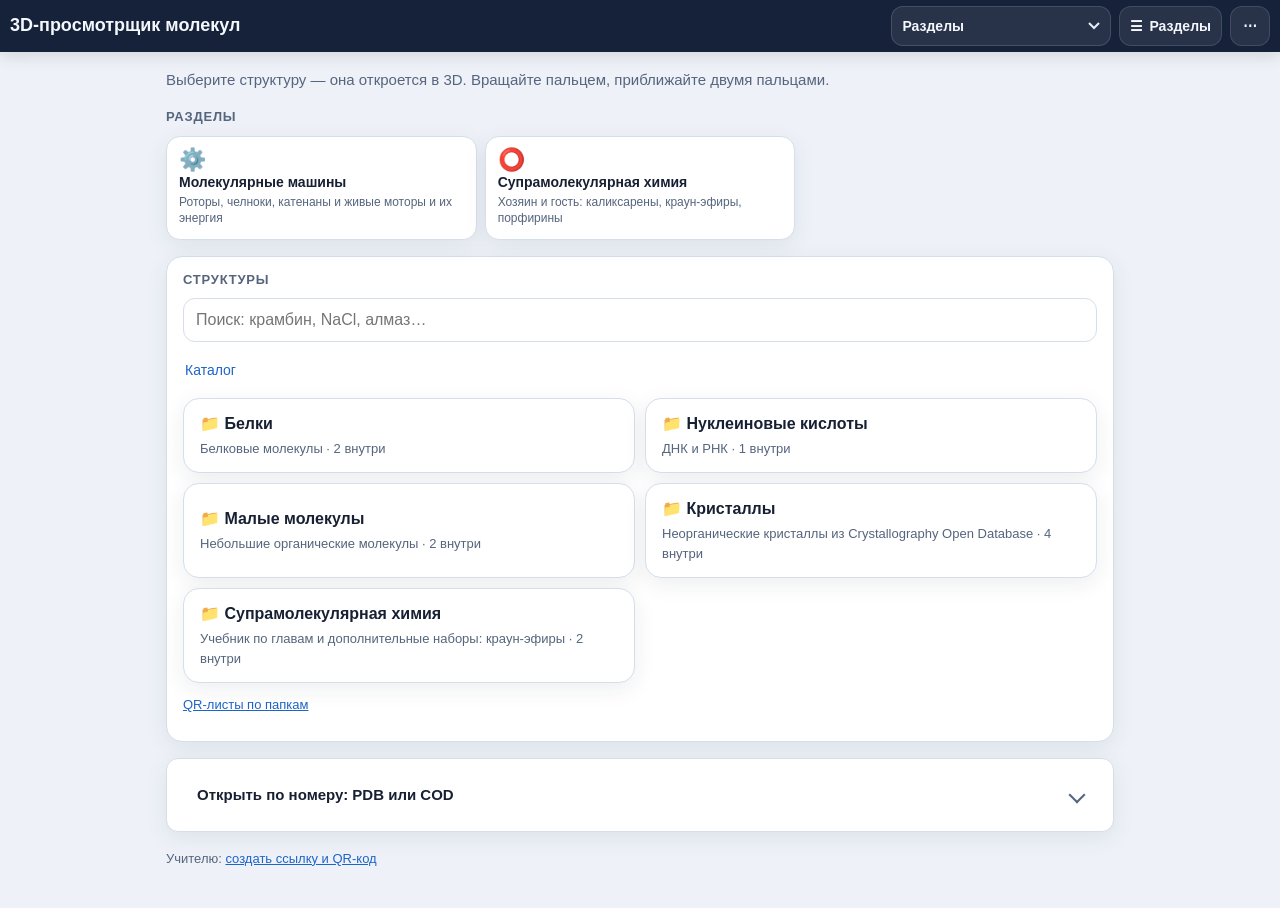
<file: index.html>
<!doctype html>
<html lang="ru">
<head>
<meta charset="utf-8">
<meta name="viewport" content="width=device-width, initial-scale=1, maximum-scale=1, user-scalable=no, viewport-fit=cover">
<meta name="theme-color" content="#1f2a44">
<meta name="apple-mobile-web-app-capable" content="yes">
<meta name="mobile-web-app-capable" content="yes">
<title>3D-просмотрщик структур</title>
<link rel="icon" href="data:image/svg+xml,%3Csvg xmlns='http://www.w3.org/2000/svg' viewBox='0 0 64 64'%3E%3Ccircle cx='20' cy='40' r='12' fill='%23e74c3c'/%3E%3Ccircle cx='44' cy='22' r='12' fill='%233498db'/%3E%3Cpath d='M20 40L44 22' stroke='%23555' stroke-width='6'/%3E%3C/svg%3E">
<style>
  :root { --vbar: rgba(22,30,50,.86); --vfg: #fff; --vacc: #4da3ff; --sb: env(safe-area-inset-bottom, 0px); --st: env(safe-area-inset-top, 0px); }
  * { box-sizing: border-box; -webkit-tap-highlight-color: transparent; }
  html, body { margin: 0; height: 100%; overflow: hidden; background: var(--ui-bg); font: 15px/1.35 var(--ui-font); color: var(--ui-fg); overscroll-behavior: none; }
  #viewer { position: fixed; inset: 0; width: 100vw; height: 100vh; height: 100dvh; touch-action: none; }
  #topbar { position: fixed; top: 0; left: 0; right: 0; padding: calc(8px + var(--st)) 12px 8px; display: flex; align-items: center; gap: 8px; background: linear-gradient(var(--vbar), rgba(22,30,50,.0)); color: var(--vfg); pointer-events: none; z-index: 5; }
  #title { flex: 1; font-weight: 600; font-size: 16px; white-space: nowrap; overflow: hidden; text-overflow: ellipsis; text-shadow: 0 1px 3px rgba(0,0,0,.6); }
  #topbar button { pointer-events: auto; }
  .round { width: 40px; height: 40px; border-radius: 50%; border: 0; background: var(--vbar); color: #fff; font-size: 18px; display: grid; place-items: center; cursor: pointer; }
  #toolbar { position: fixed; left: 0; right: 0; bottom: 0; z-index: 5; display: flex; justify-content: space-around; gap: 2px; padding: 6px 4px calc(6px + var(--sb)); background: var(--vbar); backdrop-filter: blur(8px); -webkit-backdrop-filter: blur(8px); overflow-x: auto; }
  #toolbar button, #toolbar a.tb { flex: 1 1 0; min-width: 0; background: none; border: 0; color: #fff; display: flex; flex-direction: column; align-items: center; gap: 2px; font-size: 10px; line-height: 1.1; text-align: center; padding: 4px 0; border-radius: 10px; cursor: pointer; text-decoration: none; }
  #toolbar button:active, #toolbar button.on { background: rgba(255,255,255,.14); }
  #toolbar svg { width: 24px; height: 24px; stroke: currentColor; fill: none; stroke-width: 2; stroke-linecap: round; stroke-linejoin: round; }
  #toolbar button.on { color: var(--vacc); }
  .sheet { position: fixed; left: 0; right: 0; bottom: 0; z-index: 20; background: var(--ui-surface); color: var(--ui-fg); border-radius: 18px 18px 0 0; box-shadow: 0 -6px 30px rgba(0,0,0,.25); max-height: 78vh; overflow: auto; padding: 8px 16px calc(18px + var(--sb)); transform: translateY(105%); transition: transform .22s ease, visibility 0s linear .22s; visibility: hidden; }
  .sheet.open { transform: none; visibility: visible; transition: transform .22s ease, visibility 0s; }
  .sheet .grab { width: 40px; height: 5px; border-radius: 3px; background: var(--ui-line); margin: 2px auto 10px; }
  .sheet h3 { margin: 6px 0 8px; font-size: 17px; }
  .sheet h4 { margin: 14px 0 6px; font-size: 13px; color: var(--ui-muted); text-transform: uppercase; letter-spacing: .04em; }
  .chips { display: flex; flex-wrap: wrap; gap: 8px; }
  .chip { border: 1px solid var(--ui-line); background: var(--ui-surface-2); border-radius: 20px; padding: 9px 14px; font-size: 14px; cursor: pointer; color: var(--ui-fg); }
  .chip.sel { background: var(--ui-acc); border-color: var(--ui-acc); color: var(--ui-acc-fg); }
  .row { display: flex; align-items: center; justify-content: space-between; padding: 10px 0; border-bottom: 1px solid var(--ui-line); font-size: 15px; }
  .row input[type=checkbox] { width: 22px; height: 22px; }
  #backdrop { position: fixed; inset: 0; background: rgba(0,0,0,.25); z-index: 15; display: none; }
  #backdrop.show { display: block; }
  dl { margin: 0; display: grid; grid-template-columns: auto 1fr; gap: 6px 12px; font-size: 14px; }
  dt { color: var(--ui-muted); } dd { margin: 0; word-break: break-word; }
  #toast { position: fixed; left: 50%; bottom: calc(84px + var(--sb)); transform: translateX(-50%); background: rgba(20,24,36,.92); color: #fff; padding: 9px 14px; border-radius: 12px; font-size: 14px; z-index: 30; opacity: 0; transition: opacity .2s; pointer-events: none; max-width: 92vw; text-align: center; }
  #toast.show { opacity: 1; }
  #legend { position: fixed; left: 10px; top: calc(52px + var(--st)); z-index: 6; display: flex; flex-direction: column; gap: 3px; pointer-events: none; max-width: 46vw; }
  #legend div { background: rgba(255,255,255,.88); color: #1d2433; border-radius: 8px; padding: 3px 7px; font-size: 11px; display: flex; gap: 6px; align-items: center; }
  #legend i { width: 12px; height: 12px; border-radius: 3px; display: inline-block; }
  .ixrow { width: 100%; text-align: left; border: 0; border-bottom: 1px solid var(--ui-line); background: transparent; color: var(--ui-fg); padding: 8px 2px; font: inherit; display: flex; gap: 8px; align-items: center; cursor: pointer; }
  .ixrow i { width: 10px; height: 10px; border-radius: 50%; flex: none; }
  #overlay { position: fixed; inset: 0; z-index: 40; display: grid; place-items: center; background: var(--ui-bg); color: var(--ui-fg); padding: 24px; text-align: center; }
  #overlay.hide { display: none; }
  .spinner { width: 46px; height: 46px; border: 4px solid var(--ui-line); border-top-color: var(--ui-acc); border-radius: 50%; animation: spin 0.9s linear infinite; margin: 0 auto 14px; }
  @keyframes spin { to { transform: rotate(360deg); } }
  .err { color: #b3261e; max-width: 420px; }
  a { color: var(--ui-acc); }
  html[data-theme="dark"] .err { color: #fca5a5; }
  .btn { display: inline-flex; align-items: center; justify-content: center; background: var(--ui-acc); color: var(--ui-acc-fg); border: 0; border-radius: 12px; padding: 0 18px; min-height: 44px; font-size: 15px; text-decoration: none; cursor: pointer; }
  .btn.sec { background: var(--ui-surface-2); color: var(--ui-fg); }
  /* Каталог: обычная страница с общей шапкой (assets/ui) */
  #catalog { display: none; }
  html.catmode, html.catmode body { height: auto; overflow-y: auto; overscroll-behavior: auto; }
  html.catmode #viewer, html.catmode #legend { display: none; }
  html.catmode #catalog { display: block; }
  #catalog .wrap { max-width: 980px; margin: 0 auto; padding: 18px 16px calc(28px + var(--sb)); }
  #catalog .hero h1 { font-size: 26px; line-height: 1.2; margin: 0 0 6px; }
  #catalog .hero .muted { font-size: 15px; }
  @media (min-width: 821px) { #catalog .hero h1 { display: none; } }
  .cards { display: grid; gap: 10px; margin: 12px 0; }
  @media (min-width: 760px) { .cards { grid-template-columns: 1fr 1fr; } }
  .card { display: block; width: 100%; text-align: left; font: inherit; cursor: pointer; background: var(--ui-surface); border: 1px solid var(--ui-line); border-radius: 14px; padding: 14px 16px; text-decoration: none; color: inherit; box-shadow: var(--ui-shadow); }
  .card:hover, .seccard:hover { border-color: var(--ui-acc); }
  .card b { display: block; font-size: 16px; margin-bottom: 3px; color: var(--ui-fg); }
  .card span { color: var(--ui-muted); font-size: 13px; }
  .card .tag { display: inline-block; margin-top: 6px; font-size: 12px; color: var(--ui-acc); background: var(--ui-acc-soft); border-radius: 8px; padding: 2px 8px; }
  .idform { display: flex; gap: 8px; margin-top: 8px; }
  .idform input, .search { font-size: 16px; padding: 0 12px; min-height: 44px; border-radius: 12px; border: 1px solid var(--ui-line); background: var(--ui-surface); color: var(--ui-fg); min-width: 0; }
  .idform input { flex: 1; }
  .idform input.upper { text-transform: uppercase; }
  .muted { color: var(--ui-muted); font-size: 13px; }
  .hidden { display: none !important; }
  .crumbs { display: flex; flex-wrap: wrap; gap: 4px; align-items: center; margin: 12px 0 4px; font-size: 14px; }
  .crumbs button { border: 0; background: none; color: var(--ui-acc); font: inherit; padding: 4px 2px; cursor: pointer; min-height: 32px; }
  .crumbs span { color: var(--ui-muted); }
  .search { width: 100%; }
  .block { background: var(--ui-surface); border: 1px solid var(--ui-line); border-radius: var(--ui-r-lg); box-shadow: var(--ui-shadow); padding: 14px 16px; margin: 16px 0; }
  .block > h2, .sections h2, #sheetSecs h3 { font-size: 13px; margin: 0 0 10px; color: var(--ui-muted); text-transform: uppercase; letter-spacing: .06em; }
  .sections { margin: 18px 0 4px; }
  .secgrid { display: grid; grid-template-columns: 1fr 1fr; gap: 8px; }
  @media (min-width: 760px) { #catalog .secgrid { grid-template-columns: 1fr 1fr 1fr; } }
  .seccard { display: flex; flex-direction: column; gap: 3px; background: var(--ui-surface); border: 1px solid var(--ui-line); border-radius: 14px; padding: 12px; text-decoration: none; color: inherit; box-shadow: var(--ui-shadow); min-height: 104px; }
  .seccard .ico { font-size: 22px; line-height: 1; }
  .seccard b { display: block; font-size: 14px; line-height: 1.25; color: var(--ui-fg); }
  .seccard .desc { color: var(--ui-muted); font-size: 12px; line-height: 1.35; }
  #catalog details.ui-fold { margin: 12px 0 0; }
  #catalog details.ui-fold > summary { font-size: 15px; }
  .idlabel { display: block; margin: 10px 0 0; font-size: 13px; color: var(--ui-muted); }
  #catalog .teach { margin-top: 18px; }
  /* набор структур: отдельное меню «Выбор структуры» (не модальное: молекулу видно и можно вращать) */
  #sheetSet { z-index: 12; max-height: 46vh; max-height: 46dvh; padding-bottom: calc(14px + var(--sb)); }
  #sheetSet .sethead { display: flex; align-items: flex-start; gap: 8px; }
  #sheetSet .sethead h3 { flex: 1; margin: 2px 0 2px; }
  #sheetSet .x { border: 0; background: var(--ui-surface-2); color: var(--ui-fg); border-radius: 50%; width: 34px; height: 34px; font-size: 16px; cursor: pointer; flex: none; }
  #setCur { font-weight: 600; font-size: 15px; margin: 2px 0; }
  #setDesc { margin: 0 0 4px; }
  #sheetSet h4 { margin: 10px 0 6px; }
  #sheetSet .chip { padding: 8px 12px; }
  .chip.na { border-style: dashed; opacity: .55; }
  .setrow { padding: 8px 0; }
  .setlist { flex-direction: column; align-items: stretch; }
  .setlist .chip { text-align: left; }
  #setTitleBtn { position: absolute; top: calc(54px + var(--st)); left: 60px; max-width: calc(100vw - 120px) !important; pointer-events: auto; border: 0; background: rgba(22,30,50,.55); color: #fff; font: 600 13px/1.2 var(--ui-font); padding: 6px 10px; border-radius: 14px; cursor: pointer; max-width: 100%; white-space: nowrap; overflow: hidden; text-overflow: ellipsis; }
  html.setopen #viewer { height: calc(100dvh - var(--seth, 0px)); }
  html.setopen #setTitleBtn { display: none; }
  #sheetSet .chip { padding: 7px 11px; font-size: 13.5px; }
  #setDesc { font-size: 12.5px; }
  @media (min-width: 821px) {
    #sheetSet { left: auto; right: 12px; bottom: calc(76px + var(--sb)); top: calc(64px + var(--st)); width: 340px; max-height: none; border-radius: 16px; box-shadow: 0 8px 30px rgba(0,0,0,.25); transform: translateX(110%); }
    #sheetSet.open { transform: none; }
    #sheetSet .grab { display: none; }
    html.setopen #viewer { height: 100vh; height: 100dvh; width: calc(100vw - 364px); }
  }
  /* задача учебника: «Условие» / «Ответ» */
  #taskBar { position: fixed; top: calc(54px + var(--st)); left: 50%; transform: translateX(-50%); z-index: 6; display: flex; gap: 4px; padding: 4px; border-radius: 14px; background: rgba(22,30,50,.72); backdrop-filter: blur(6px); -webkit-backdrop-filter: blur(6px); }
  #taskBar button { border: 0; border-radius: 10px; min-height: 38px; padding: 0 16px; font: 600 14px/1 var(--ui-font); background: transparent; color: #fff; cursor: pointer; }
  #taskBar button.on { background: #fff; color: #1d2433; }
  #taskBar button.ans:not(.on) { background: #f59e0b; color: #1d2433; }
  #taskText { margin: 2px 0 6px; padding: 10px 12px; border-radius: 12px; background: var(--ui-acc-soft); font-size: 14px; line-height: 1.4; white-space: pre-wrap; }
  #taskText b { display: block; font-size: 12px; text-transform: uppercase; letter-spacing: .04em; color: var(--ui-muted); margin-bottom: 4px; }
  #taskGate { max-width: 440px; }
  #taskGate p { white-space: pre-wrap; text-align: left; }
  /* круглая кнопка «← Каталог» поверх молекулы */
  a.round { text-decoration: none; pointer-events: auto; }
</style>
<link rel="stylesheet" href="assets/ui/theme.css">
<script>
(function () {
  try {
    var t = localStorage.getItem('ui-theme');
    if (t !== 'dark' && t !== 'light') t = matchMedia('(prefers-color-scheme: dark)').matches ? 'dark' : 'light';
    document.documentElement.setAttribute('data-theme', t);
  } catch (e) { document.documentElement.setAttribute('data-theme', 'light'); }
})();
</script>
</head>
<body data-ui-noback data-ui-title="3D-просмотрщик молекул">
<div id="viewer"></div>
<div id="legend"></div>

<div id="topbar">
  <a class="round" href="./" id="bHome" aria-label="← Каталог" title="← Каталог">←</a>
  <div id="title">Загрузка…</div>
  <button type="button" id="setTitleBtn" class="hidden" aria-label="Выбор структуры"></button>
  <button class="round" id="bInfo" aria-label="Информация" title="Информация">i</button>
</div>
<div id="taskBar" class="hidden" role="group" aria-label="Задача">
  <button type="button" id="bCond" class="on">Условие</button>
  <button type="button" id="bAns" class="ans">Ответ</button>
</div>

<nav id="toolbar">
  <button id="bStyle" data-lock><svg viewBox="0 0 24 24"><circle cx="6" cy="17" r="3"/><circle cx="18" cy="7" r="3"/><path d="M8.5 15.5l7-7"/></svg>Стиль</button>
  <button id="bSet" class="hidden" type="button" aria-label="Выбор структуры"><svg viewBox="0 0 24 24"><rect x="3" y="4" width="18" height="4" rx="1.5"/><rect x="3" y="10" width="18" height="4" rx="1.5"/><rect x="3" y="16" width="18" height="4" rx="1.5"/></svg>Выбор</button>
  <button id="bMeas"><svg viewBox="0 0 24 24"><path d="M4 17l6-6 3 3 7-8"/><path d="M14 6h6v6"/></svg>Измерения</button>
  <button id="bReset"><svg viewBox="0 0 24 24"><path d="M3 12a9 9 0 1 0 3-6.7"/><path d="M3 4v5h5"/></svg>Сброс</button>
  <button id="bSpin"><svg viewBox="0 0 24 24"><path d="M21 12a9 9 0 1 1-3-6.7"/><path d="M21 4v5h-5"/></svg>Вращать</button>
  <button id="bShot"><svg viewBox="0 0 24 24"><path d="M4 8h3l2-3h6l2 3h3v11H4z"/><circle cx="12" cy="13" r="3.5"/></svg>Фото</button>
  <button id="bSecs" type="button" aria-label="Разделы"><svg viewBox="0 0 24 24"><rect x="3" y="3" width="7" height="7" rx="1.5"/><rect x="14" y="3" width="7" height="7" rx="1.5"/><rect x="3" y="14" width="7" height="7" rx="1.5"/><rect x="14" y="14" width="7" height="7" rx="1.5"/></svg>Разделы</button>
  <button id="bFull"><svg viewBox="0 0 24 24"><path d="M4 9V4h5M20 9V4h-5M4 15v5h5M20 15v5h-5"/></svg>Экран</button>
</nav>

<div id="backdrop"></div>

<section class="sheet" id="sheetStyle" aria-label="Вид">
  <div class="grab"></div>
  <h3>Вид молекулы</h3>
  <div id="maeBox" class="hidden">
    <h4>Сцена Maestro</h4>
    <div class="chips" id="chMaeStyle"></div>
    <div class="chips" id="chMaeCol" style="margin-top:6px"></div>
    <p class="muted" id="maeNote" style="margin:6px 0 0;font-size:12.5px"></p>
  </div>
  <h4>Стиль</h4><div class="chips" id="chStyle"></div>
  <h4>Цвет</h4><div class="chips" id="chColor"></div>
  <h4>Подписи</h4><div class="chips" id="chLabels"></div>
  <h4>Ещё</h4>
  <label class="row">Поверхность <input type="checkbox" id="cSurf"></label>
  <label class="row">Тёмный фон <input type="checkbox" id="cDark"></label>
  <div class="row">Тема сайта <button type="button" class="chip" data-ui-theme>Тема</button></div>
  <label class="row">Показать воду <input type="checkbox" id="cWater"></label>
  <label class="row">Показать водороды <input type="checkbox" id="cH"></label>
  <label class="row">Добавить недостающие H <input type="checkbox" id="cAddH"></label>
  <div id="surfBox" class="hidden">
    <h4>Тип поверхности</h4><div class="chips" id="chSurf"></div>
    <h4>Цвет поверхности</h4><div class="chips" id="chScol"></div>
    <label class="f" style="display:block;margin-top:8px">Область</label>
    <div class="chips" id="chSsel"></div>
  </div>
  <h4>Взаимодействия</h4><div class="chips" id="chIx"></div>
  <div class="chips" id="chIxSel"></div>
  <button class="chip" id="bIxList" type="button">Список контактов</button>
  <div id="crystalBox" class="hidden">
    <h4>Кристалл</h4>
    <label class="row">Элементарная ячейка <input type="checkbox" id="cCell"></label>
    <div class="chips" id="chRep"></div>
  </div>
</section>

<section class="sheet" id="sheetSet" aria-label="Выбор структуры">
  <div class="grab"></div>
  <div class="sethead"><h3>Выбор структуры</h3><button type="button" class="x" id="setClose" aria-label="Закрыть">✕</button></div>
  <div id="taskText" class="hidden"><b>Условие задачи</b><span></span></div>
  <div id="setCur"></div>
  <p class="muted" id="setDesc"></p>
  <div id="setMenu"></div>
  <label class="row setrow hidden" id="setIonRow">Ион — шар ионного радиуса <input type="checkbox" id="cIon" checked></label>
  <p class="muted hidden" id="setKeepNote" style="margin:8px 0 0">Все структуры наложены по атомам цикла: при переключении камера и масштаб не меняются.</p>
</section>

<section class="sheet" id="sheetMeas" aria-label="Измерения">
  <div class="grab"></div>
  <h3>Измерения</h3>
  <div class="chips" id="chMeas">
    <button type="button" class="chip" data-m="d">Расстояние</button>
    <button type="button" class="chip" data-m="a">Угол</button>
    <button type="button" class="chip" data-m="t">Двугранный угол</button>
  </div>
  <p class="muted" id="measHint">Выберите режим и нажимайте атомы по порядку. Сдвиг и вращение атом не выбирают.</p>
  <div class="chips">
    <button type="button" class="chip" id="bMeasUndo">Назад</button>
    <button type="button" class="chip" id="bMeasCancel">Отмена</button>
    <button type="button" class="chip" id="bMeasClear">Очистить все</button>
  </div>
  <div id="measList"></div>
</section>

<section class="sheet" id="sheetIx" aria-label="Контакты">
  <div class="grab"></div>
  <h3>Контакты</h3>
  <div id="ixList"></div>
</section>

<section class="sheet" id="sheetSecs" aria-label="Разделы">
  <div class="grab"></div>
  <h3>Разделы</h3>
  <div class="secgrid" id="secSheet"></div>
</section>

<section class="sheet" id="sheetInfo" aria-label="Информация">
  <div class="grab"></div>
  <h3 id="iTitle"></h3>
  <dl id="iList"></dl>
  <h4>Управление</h4>
  <p class="muted" style="margin:0">Один палец — вращать. Два пальца: щипок — масштаб, параллельный сдвиг — панорама (можно сразу оба, как на карте). На компьютере: левая кнопка — вращать, колёсико — масштаб, правая кнопка или Ctrl+перетаскивание — панорама.</p>
  <p style="margin:14px 0 0" id="lCatalogRow"><a href="./" id="lCatalog">Все структуры</a></p>
</section>

<div id="toast"></div>

<div id="overlay"><div><div class="spinner"></div><div id="ovText">Загружаю структуру…</div></div></div>

<div id="catalog">
  <header class="top" data-ui-header><h1>3D-просмотрщик молекул</h1></header>
  <a href="teacher.html" data-ui-more>🎓 Страница учителя: ссылка и QR</a>
  <a href="qr.html" data-ui-more>QR-листы по папкам</a>
  <button type="button" data-ui-more data-ui-theme>Тема</button>
  <div class="wrap">
    <div class="hero">
      <h1>3D-просмотрщик молекул</h1>
      <div class="muted" id="catLead">Выберите структуру — она откроется в 3D. Вращайте пальцем, приближайте двумя пальцами.</div>
    </div>
    <section class="sections" id="secSections" aria-label="Разделы" data-ui-sec="Разделы">
      <h2>Разделы</h2>
      <div class="secgrid" id="secHome"></div>
    </section>
    <section class="block" id="secStructs" data-ui-sec="Структуры">
      <h2>Структуры</h2>
      <input class="search" id="qSearch" type="search" placeholder="Поиск: крамбин, NaCl, алмаз…" autocomplete="off" enterkeyhint="search">
      <div class="crumbs" id="crumbs"></div>
      <div class="cards" id="cards"><div class="muted">Загружаю список…</div></div>
      <p class="muted" id="qrRow"></p>
    </section>
    <details class="block ui-fold" id="secIds" data-fold="ids" data-ui-sec="Открыть по номеру">
      <summary>Открыть по номеру: PDB или COD</summary>
      <div class="ui-fold-body">
        <label class="idlabel" for="idInput">Белок или ДНК по PDB ID (RCSB)</label>
        <form class="idform" id="idForm"><input class="upper" id="idInput" placeholder="например, 1CRN" maxlength="12" autocomplete="off"><button class="btn">Открыть</button></form>
        <label class="idlabel" for="codInput">Кристалл по номеру COD</label>
        <form class="idform" id="codForm"><input id="codInput" placeholder="например, 1000041" inputmode="numeric" maxlength="10" autocomplete="off"><button class="btn">Открыть</button></form>
      </div>
    </details>
    <p class="muted teach">Учителю: <a href="teacher.html">создать ссылку и QR-код</a></p>
  </div>
</div>

<script src="assets/sections.js"></script>
<script src="assets/ui/ui.js"></script>
<script src="assets/vendor/3Dmol-min.js"></script>
<script>window.$3Dmol || document.write('<script src="https://cdn.jsdelivr.net/npm/3dmol@2.5.5/build/3Dmol-min.js"><\/script>')</script>
<script src="assets/3dmol-direct.js"></script>
<script src="assets/vendor/pako.min.js"></script>
<script>window.pako || document.write('<script src="https://cdn.jsdelivr.net/npm/pako@2.1.0/dist/pako.min.js"><\/script>')</script>
<script src="assets/chem.js"></script>
<script src="assets/mae.js"></script>
<script src="assets/core.js"></script>
<script src="assets/set.js"></script>
<script src="assets/book.js"></script>
<script>
(function () {
  'use strict';
  const $ = id => document.getElementById(id);
  const o = PV.parseParams();
  // ?fig= разбирается и здесь: если браузер взял из кэша старый core.js, рисунок всё равно откроется, а не каталог
  { const f = new URLSearchParams(location.search).get('fig'); if (f && !o.entry && !(o.src && o.src.fig)) o.src = { kind: 'set', fig: f }; }
  let mv = null, loaded = null, info = null, bgAuto = false;
  // Прямая ссылка на структуру, набор или рисунок: выхода в каталог и в разделы нет.
  // Исключения: &nav=1 (ссылки из самого каталога) и &bk=… у рисунка, открытого со страницы учебника (назад — только к ней).
  const QS = new URLSearchParams(location.search);
  const NAV = QS.get('nav') === '1';
  const BACK = window.PVBook ? PVBook.safeBack(QS.get('bk')) : '';
  function lockNav() {
    if (NAV) return;
    if (BACK) { $('bHome').href = BACK; $('bHome').title = '← К рисункам главы'; $('bHome').setAttribute('aria-label', '← К рисункам главы'); $('lCatalog').href = BACK; $('lCatalog').textContent = 'Все рисунки главы'; }
    else { $('bHome').remove(); $('lCatalogRow').remove(); }
    $('bSecs').remove();
    document.body.dataset.locked = '1';
  }

  function toast(msg, ms) { const t = $('toast'); t.textContent = msg; t.classList.add('show'); clearTimeout(toast._t); toast._t = setTimeout(() => t.classList.remove('show'), ms || 2200); }
  function openSheet(id) { closeSheets(); setMenu(false); $(id).classList.add('open'); $('backdrop').classList.add('show'); }
  function closeSheets() { document.querySelectorAll('.sheet.open:not(#sheetSet)').forEach(s => s.classList.remove('open')); $('backdrop').classList.remove('show'); }
  $('backdrop').onclick = closeSheets;
  // свайп вниз закрывает шторку
  document.querySelectorAll('.sheet').forEach(s => { let y0 = null; s.addEventListener('touchstart', e => { y0 = s.scrollTop <= 0 ? e.touches[0].clientY : null; }, { passive: true }); s.addEventListener('touchend', e => { if (y0 != null && e.changedTouches[0].clientY - y0 > 70) { if (s.id === 'sheetSet') setMenu(false); else closeSheets(); } y0 = null; }, { passive: true }); });

  // ---------- каталог (если ссылка без структуры) ----------
  let catalog = null, catPath = '';
  function entryHref(entry) { return PV.entryHref(entry.path); }
  function renderCatalog() {
    const q = $('qSearch').value.trim().toLowerCase();
    const box = $('cards');
    box.innerHTML = '';
    $('crumbs').innerHTML = '';
    const tree = catalog.tree || { folders: [], entries: [], title: 'Каталог' };
    if (q) {
      const hits = PV.flatEntries(catalog).filter(e => {
        const src = e.source || {};
        const blob = [e.title, e.description, e.slug, e.path, src.id, src.cid, src.file, src.type].join(' ').toLowerCase();
        return blob.includes(q);
      });
      $('crumbs').textContent = 'Поиск';
      for (const e of hits) box.appendChild(entryCard(e, true));
      if (!hits.length) box.innerHTML = '<div class="muted">Ничего не найдено.</div>';
      $('qrRow').innerHTML = '';
      return;
    }
    const node = PV.findFolder(catalog, catPath) || tree;
    const parts = catPath ? catPath.split('/') : [];
    const crumbBtn = (label, path) => {
      const b = document.createElement('button'); b.type = 'button'; b.textContent = label;
      b.onclick = () => { catPath = path; history.replaceState(null, '', path ? '?folder=' + encodeURIComponent(path) : location.pathname); renderCatalog(); };
      return b;
    };
    $('crumbs').appendChild(crumbBtn('Каталог', ''));
    let acc = '';
    for (const part of parts) {
      acc = acc ? acc + '/' + part : part;
      const sep = document.createElement('span'); sep.textContent = ' / ';
      $('crumbs').append(sep, crumbBtn(part, acc));
    }
    for (const f of node.folders || []) {
      const a = document.createElement('button'); a.type = 'button'; a.className = 'card';
      const n = (f.entries || []).length + (f.folders || []).length;
      a.innerHTML = '<b></b><span></span>';
      a.querySelector('b').textContent = '📁 ' + (f.title || f.path);
      a.querySelector('span').textContent = (f.description ? f.description + ' · ' : '') + n + ' внутри';
      a.onclick = () => { catPath = f.path; history.replaceState(null, '', '?folder=' + encodeURIComponent(f.path)); renderCatalog(); };
      box.appendChild(a);
    }
    for (const e of node.entries || []) box.appendChild(entryCard(e, false));
    if (!(node.folders || []).length && !(node.entries || []).length) box.innerHTML = '<div class="muted">В этой папке пока пусто.</div>';
    $('qrRow').innerHTML = '';
    if (catPath) {
      const a = document.createElement('a');
      a.href = 'qr.html?folder=' + encodeURIComponent(catPath);
      a.textContent = 'QR-лист этой папки';
      $('qrRow').appendChild(a);
    } else {
      const a = document.createElement('a'); a.href = 'qr.html'; a.textContent = 'QR-листы по папкам';
      $('qrRow').appendChild(a);
    }
  }
  function sourceTag(e) {
    const s = e.source || {};
    if (s.type === 'cod') return 'COD ' + (s.id || '');
    if (s.type === 'ccdc') return 'CCDC ' + (s.id || '');
    if (s.type === 'rcsb') return 'RCSB ' + (s.id || '');
    if (s.type === 'pubchem') return 'PubChem ' + (s.cid || '');
    if (s.type === 'fig') return /t\d+$/.test(s.id || '') ? 'Задача учебника' : 'Рисунок учебника';
    if (s.type === 'set') return s.items ? 'Набор · ' + s.items.length + ' структур' : 'Набор структур';
    return s.file || '';
  }
  function entryCard(e, withPath) {
    const a = document.createElement('a'); a.className = 'card'; a.href = entryHref(e) + '&nav=1';
    a.innerHTML = '<b></b><span></span>';
    a.querySelector('b').textContent = e.title || e.slug;
    const bits = [];
    if (e.description) bits.push(e.description);
    if (withPath && e.path && e.path.includes('/')) bits.push(e.path.split('/').slice(0, -1).join(' / '));
    a.querySelector('span').textContent = bits.join(' · ');
    const tag = sourceTag(e);
    if (tag) { const t = document.createElement('div'); t.className = 'tag'; t.textContent = tag; a.appendChild(t); }
    return a;
  }
  async function showCatalog() {
    $('overlay').classList.add('hide'); $('catalog').classList.add('show'); document.documentElement.classList.add('catmode');
    $('topbar').classList.add('hidden'); $('toolbar').classList.add('hidden');
    document.title = '3D-просмотрщик молекул';
    const folder = new URLSearchParams(location.search).get('folder') || '';
    catPath = folder;
    try {
      catalog = await PV.loadIndex();
      renderCatalog();
    } catch (e) { $('cards').innerHTML = '<div class="muted">Список структур недоступен (structures/index.json).</div>'; }
  }
  $('qSearch').addEventListener('input', () => catalog && renderCatalog());
  $('idForm').onsubmit = e => { e.preventDefault(); const v = $('idInput').value.trim(); if (v) location.href = '?id=' + encodeURIComponent(v.toUpperCase()); };
  $('codForm').onsubmit = e => { e.preventDefault(); const v = $('codInput').value.trim(); if (v) location.href = '?cod=' + encodeURIComponent(v); };

  // ---------- загрузка структуры ----------
  function showError(e) {
    const box = document.createElement('div');
    const msg = document.createElement('div');
    msg.className = 'err'; msg.id = 'errText';
    msg.textContent = 'Не удалось открыть структуру. ' + (e && e.message || e);
    box.appendChild(msg);
    if (e && e.link) {
      const a = document.createElement('a');
      a.className = 'btn'; a.href = e.link; a.target = '_blank'; a.rel = 'noopener';
      a.textContent = 'Открыть карточку источника'; a.style.marginTop = '12px';
      box.appendChild(document.createElement('p')).appendChild(a);
    }
    const p = document.createElement('p');
    const back = document.createElement('a'); back.className = 'btn sec'; back.href = BACK || './'; back.textContent = BACK ? 'К рисункам главы' : 'Открыть список структур';
    if (NAV || BACK) { p.appendChild(back); box.appendChild(p); }
    $('overlay').innerHTML = ''; $('overlay').appendChild(box); $('overlay').classList.remove('hide');
  }
  async function start() {
    try { if (o.entry) await PV.applyCatalogEntry(o); }
    catch (e) { console.warn(e); lockNav(); showError(e); return; }
    if (!o.src) {
      // ссылка с параметрами, которые эта версия не поняла, — не каталог, а сообщение
      const SRC = ['fig', 'e', 'set', 'pdb', 'file', 'cod', 'ccdc', 'url', 'id', 'cid'];
      const extra = [...new URLSearchParams(location.search).keys()].filter(k => SRC.includes(k));
      if (extra.length) { lockNav(); return showError(new Error('Ссылка не распознана. Обновите страницу (потяните вниз), чтобы загрузить новую версию сайта.')); }
      return showCatalog();
    }
    lockNav();
    if (o.src.kind === 'set') return startSet();
    // фон молекулы по умолчанию следует теме сайта; явный bg из ссылки или каталога важнее
    bgAuto = !o.explicit.bg && String(o.bg).toLowerCase() === PV.DEFAULTS.bg;
    if (bgAuto) o.bg = PV.themeBg();
    document.body.style.background = '#' + o.bg;
    try {
      loaded = await PV.loadSource(o.src, o);
      info = PV.parseHeader(loaded.text, loaded.fmt, loaded.name);
      makeMV();
      mv.load(loaded.text, loaded.fmt);
      await finishLoad();
    } catch (e) {
      console.warn(e);
      showError(e);
    }
  }
  function makeMV() {
      mv = new PV.MolView($('viewer'), o);
      mv.onMeas = () => renderMeas();
      mv.onAtomClick = a => {
        const parts = [a.elem];
        if (a.atom && a.atom !== a.elem) parts.push('(' + a.atom + ')');
        if (a.resn && mv.stats.isMacro) parts.push('· ' + a.resn + ' ' + a.resi + (a.chain ? ' цепь ' + a.chain : ''));
        else if (a.resn && a.resn !== 'UNL' && a.resn !== 'UNK') parts.push('· ' + a.resn);
        if (a.partialCharge != null && isFinite(+a.partialCharge)) parts.push('· заряд ' + (+a.partialCharge).toFixed(2));
        toast(ELEM[a.elem] ? parts.join(' ') + ' — ' + ELEM[a.elem] : parts.join(' '));
      };
      mv.onDecorate = () => { if (SET && SET.ions) PVSet.ionStyle(mv, $('cIon').checked); };
      return mv;
  }
  async function finishLoad() {
      info = PV.parseHeader(loaded.text, loaded.fmt, loaded.name);
      let entry = SET ? (loaded.entry || null) : (o.entryMeta || null);
      if (!entry && !SET && (o.src.kind === 'repo' || o.src.cod)) {
        try {
          const j = await PV.loadIndex();
          const rel = (o.src.path || '').replace(/^\.\//, '').replace(/^structures\//, '');
          const base = rel.split('/').pop();
          entry = PV.flatEntries(j).find(s => {
            const folder = s.path.includes('/') ? s.path.split('/').slice(0, -1).join('/') : '';
            const fp = (folder ? folder + '/' : '') + ((s.source && s.source.file) || '');
            return fp === rel;
          }) || PV.flatEntries(j).filter(s => s.source && s.source.file === base).length === 1 && PV.flatEntries(j).find(s => s.source && s.source.file === base);
        } catch (e) { /* каталог необязателен */ }
      }
      if (entry && entry.description) info.description = entry.description;
      if (SET && setItem && setItem.desc) info.description = setItem.desc;
      let title = o.title || (entry && entry.title) || PV.titleCase(info.compound[0] && info.title.length > 70 ? info.compound.join(', ') : info.title) || loaded.name;
      if (SET) title = setItem.title || title;
      $('title').textContent = SET ? (o.title || SET.title || 'Набор структур') : title;
      document.title = (SET ? $('title').textContent + ': ' + title : title) + ' — 3D';
      fillInfo(title);
      syncUI();
      $('overlay').classList.add('hide');
  }

  // ---------- набор структур (?set=…, #ms=…, запись каталога типа set) ----------
  let SET = null, setState = null, setItem = null, homeView = null, setSeq = 0, setBase = {}, setApplied = [];
  function setMenu(open) {
    if (!SET) return;
    $('sheetSet').classList.toggle('open', open);
    document.documentElement.classList.toggle('setopen', open);
    $('bSet').classList.toggle('on', open);
    fitSetPad();
  }
  function fitSetPad() {
    const open = $('sheetSet').classList.contains('open');
    const phone = innerWidth <= 820;
    const h = open && phone ? Math.round($('sheetSet').getBoundingClientRect().height) : 0;
    document.documentElement.style.setProperty('--seth', h + 'px');
  }
  // есть ли что показать в меню: переключатели, подпись рисунка или условие задачи
  function setMenuUseful() {
    if (!SET.figure) return true;
    const many = PVSet.visible(SET, setState).some(c => !c.hidden && (c.type === 'toggle' || (c.options || []).length > 1));
    return many || !!(SET.description || (SET.task && SET.task.text) || setItem.desc);
  }
  function renderSet() {
    const desc = setItem.desc || (SET.figure ? SET.description || '' : '');
    $('setCur').textContent = setItem.title;
    $('setDesc').textContent = desc;
    $('setDesc').classList.toggle('hidden', !desc);
    if (SET.task) {
      const ans = setState.part === 'a';
      $('bCond').classList.toggle('on', !ans); $('bAns').classList.toggle('on', ans);
      $('bCond').setAttribute('aria-pressed', String(!ans)); $('bAns').setAttribute('aria-pressed', String(ans));
      document.body.dataset.part = ans ? 'answer' : 'condition';
    }
    const useful = setMenuUseful();
    $('bSet').classList.toggle('hidden', !useful);
    $('setTitleBtn').classList.toggle('hidden', !useful || !!SET.task);
    $('setTitleBtn').textContent = setItem.title + ' ▾';
    PVSet.renderMenu($('setMenu'), SET, setState, onSetPick);
    $('setIonRow').classList.toggle('hidden', !SET.ions);
    $('setKeepNote').classList.toggle('hidden', !SET.keep);
    requestAnimationFrame(fitSetPad);
  }
  async function onSetPick(key, v) {
    const want = Object.assign({}, setState, { [key]: v });
    const it = PVSet.nearest(SET, want, key);
    setState = Object.assign(want, it.sel);
    if (it === setItem) { renderSet(); return; }
    await showSetItem(it);
  }
  async function showSetItem(it) {
    const my = ++setSeq;
    setItem = it;
    renderSet();
    $('setMenu').setAttribute('aria-busy', 'true');
    try {
      const L = await PVSet.loadItem(SET, it);
      if (my !== setSeq) return;
      loaded = L;
      // настройки записи каталога (например, «добавить H» у этанола) действуют только на эту структуру
      for (const k of setApplied) mv.o[k] = setBase[k];
      setApplied = [];
      const ep = (L.entry && L.entry.params) || {};
      for (const [k, v] of Object.entries(ep)) if (k in PV.DEFAULTS && !['view', 'meas', 'title', 'bg', 'spin', 'lock'].includes(k) && !o.explicit[k]) { mv.o[k] = String(v); setApplied.push(k); }
      if (!mv.model) { mv.load(L.text, L.fmt); if (homeView) { mv.viewer.setView(homeView); mv.viewer.render(); } }
      else mv.swap(L.text, L.fmt, !!SET.keep);
      await finishLoad();
      const pick = PVSet.pickString(SET, setState);
      const q = new URLSearchParams(location.search);
      if (SET.items.length > 1) { q.set('pick', pick); history.replaceState(null, '', '?' + q.toString().replace(/%2F/gi, '/').replace(/%3A/gi, ':').replace(/%2C/gi, ',') + location.hash); }
      document.body.dataset.setItem = it.sel ? PVSet.pickString(SET, it.sel) : '';
    } catch (e) {
      console.warn(e);
      toast('Не удалось открыть: ' + (e.message || e), 3500);
    } finally { if (my === setSeq) $('setMenu').removeAttribute('aria-busy'); }
  }
  // начальный вид набора: масштаб по самой крупной структуре, центр — начало координат (центр цикла)
  function makeHome() {
    const v = mv.viewer.getView();
    if (SET.keep && SET.path) { v[0] = 0; v[1] = 0; v[2] = 0; }
    const tilt = SET.home && SET.home.tilt;
    if (tilt != null) { const a = tilt * Math.PI / 360; v[4] = Math.sin(a); v[5] = 0; v[6] = 0; v[7] = Math.cos(a); }
    return v;
  }
  async function startSet() {
    bgAuto = !o.explicit.bg && String(o.bg).toLowerCase() === PV.DEFAULTS.bg;
    try {
      if (o.src.fig && !o.src.def) o.src.def = await PVBook.figureDef(o.src.fig);
      SET = await PVSet.loadDef(o.src);
      if (SET.task) {
        // ответ открывается только кнопкой: «part» из ссылки не действует
        o.pick = String(o.pick || '').split(',').filter(x => x && !/^part[:=]/.test(x)).join(',');
        $('taskBar').classList.remove('hidden');
        $('sheetSet').querySelector('.sethead h3').textContent = 'Задача';
        $('bCond').classList.toggle('hidden', !SET.task.hasCond);
        $('bAns').classList.toggle('hidden', !SET.task.hasAns);
        if (SET.task.text) { $('taskText').querySelector('span').textContent = SET.task.text; $('taskText').classList.remove('hidden'); }
        if (!SET.task.hasCond) { await taskGate(); o.pick = 'part:a' + (o.pick ? ',' + o.pick : ''); }
      }
      for (const [k, v] of Object.entries(SET.params || {})) if (!o.explicit[k] && k in PV.DEFAULTS) { o[k] = String(v); if (k === 'bg') bgAuto = false; }
      if (bgAuto) o.bg = PV.themeBg();
      document.body.style.background = '#' + o.bg;
      const init = PVSet.initialState(SET, o.pick);
      setState = init.state;
      $('bSet').classList.remove('hidden'); $('setTitleBtn').classList.remove('hidden');
      makeMV();
      setBase = Object.assign({}, mv.o);
      setItem = init.item;
      if (setMenuUseful()) setMenu(true);
      if (SET.keep) {
        const big = SET.items[SET.fitItem != null ? SET.fitItem : 0] || init.item;
        const LB = await PVSet.loadItem(SET, big);
        mv.load(LB.text, LB.fmt);
        if (SET.keep && SET.path) mv.viewer.zoom(0.95);
        homeView = makeHome();
        mv.viewer.setView(homeView);
        if (o.view) mv.setViewString(o.view);
      }
      await showSetItem(init.item);
      if (!homeView) homeView = mv.viewer.getView();
      if (o.meas && mv.model) { mv.o.meas = o.meas; }
    } catch (e) {
      console.warn(e);
      showError(e);
    }
  }
  // задача без структуры-условия: сначала текст, структура — по кнопке «Показать ответ»
  function taskGate() {
    return new Promise(res => {
      const box = document.createElement('div'); box.id = 'taskGate';
      const h = document.createElement('h3'); h.textContent = SET.title || 'Задача';
      const p = document.createElement('p'); p.textContent = SET.task.text || SET.description || 'Решите задачу, затем откройте ответ.';
      const b = document.createElement('button'); b.type = 'button'; b.className = 'btn'; b.id = 'bGateAns'; b.textContent = 'Показать ответ';
      b.onclick = () => { $('overlay').innerHTML = '<div><div class="spinner"></div><div id="ovText">Загружаю структуру…</div></div>'; res(); };
      box.append(h, p, b);
      $('overlay').innerHTML = ''; $('overlay').appendChild(box); $('overlay').classList.remove('hide');
    });
  }
  $('bCond').onclick = () => SET && setState && setState.part !== 'c' && onSetPick('part', 'c');
  $('bAns').onclick = () => SET && setState && setState.part !== 'a' && onSetPick('part', 'a');
  $('bSet').onclick = () => setMenu(!$('sheetSet').classList.contains('open'));
  $('setTitleBtn').onclick = () => setMenu(true);
  $('setClose').onclick = () => setMenu(false);
  $('cIon').onchange = () => { if (!mv) return; mv.apply({}); syncUI(); };
  window.addEventListener('resize', () => { if (SET) fitSetPad(); });
  const ELEM = { H: 'водород', C: 'углерод', N: 'азот', O: 'кислород', S: 'сера', P: 'фосфор', F: 'фтор', CL: 'хлор', Cl: 'хлор', BR: 'бром', Br: 'бром', I: 'иод', NA: 'натрий', Na: 'натрий', K: 'калий', MG: 'магний', Mg: 'магний', CA: 'кальций', Ca: 'кальций', FE: 'железо', Fe: 'железо', ZN: 'цинк', Zn: 'цинк', CU: 'медь', Cu: 'медь', MN: 'марганец', Mn: 'марганец', CO: 'кобальт', Co: 'кобальт', NI: 'никель', Ni: 'никель', SE: 'селен', Se: 'селен', B: 'бор', SI: 'кремний', Si: 'кремний' };

  function fillInfo(title) {
    $('iTitle').textContent = title;
    const st = mv.stats, rows = [];
    if (info.description) rows.push(['Описание', info.description]);
    if (info.title && info.title !== title) rows.push(['Название', PV.titleCase(info.title)]);
    if (info.compound.length) rows.push(['Молекулы', info.compound.map(PV.titleCase).join('; ')]);
    if (info.idcode) rows.push(['PDB ID', info.idcode]);
    if (info.organism) rows.push(['Организм', PV.titleCase(info.organism)]);
    if (info.method) rows.push(['Метод', PV.titleCase(info.method)]);
    if (info.resolution) rows.push(['Разрешение', info.resolution]);
    rows.push(['Атомов', st.atoms.toLocaleString('ru-RU') + (st.water ? ' (из них воды: ' + st.water + ')' : '')]);
    if (st.zob) rows.push(['Связи нулевого порядка', st.zob + ' (пунктир, как в Maestro)']);
    if (st.aminoacids) rows.push(['Аминокислот', st.aminoacids]);
    if (st.nucleotides) rows.push(['Нуклеотидов', st.nucleotides + '+']);
    if (st.chains.length && st.isMacro) rows.push(['Цепи', st.chains.join(', ')]);
    if (mv.hasCell) {
      const c = mv.model.getCrystData();
      if (c) rows.push(['Ячейка', [c.a, c.b, c.c].map(x => Number(x).toFixed(2)).join(' × ') + ' Å']);
      rows.push(['Повтор ячеек', PV.repLabel(mv.o.rep)]);
    }
    if (mv.chargeMethod) rows.push(['Заряды', mv.chargeMethod]);
    if (mv.hWarn) rows.push(['Водороды', mv.hWarn]);
    rows.push(['Источник', loaded.origin + ' (' + loaded.fmt.toUpperCase() + ')']);
    $('iList').innerHTML = '';
    for (const [k, v] of rows) { const dt = document.createElement('dt'); dt.textContent = k; const dd = document.createElement('dd'); dd.textContent = v; $('iList').append(dt, dd); }
    const link = loaded.link || (info.idcode ? 'https://www.rcsb.org/structure/' + info.idcode : '');
    if (link) { const dt = document.createElement('dt'); dt.textContent = 'Подробнее'; const dd = document.createElement('dd'); const a = document.createElement('a'); a.href = link; a.target = '_blank'; a.rel = 'noopener'; a.textContent = link.replace(/^https:\/\/(www\.)?/, ''); dd.append(a); $('iList').append(dt, dd); }
  }

  // ---------- панель «Стиль» ----------
  function chips(boxId, dict, key, filter) {
    const box = $(boxId); box.innerHTML = '';
    for (const [k, label] of Object.entries(dict)) {
      if (filter && !filter(k)) continue;
      const b = document.createElement('button'); b.className = 'chip'; b.textContent = label; b.dataset.k = k;
      b.onclick = () => {
        const extra = mv.scene ? (key === 'style' ? { msc: '0' } : key === 'color' ? { mcol: '0' } : {}) : {};
        mv.apply(Object.assign({ [key]: k }, extra)); syncUI();
      };
      box.appendChild(b);
    }
  }
  function syncUI() {
    const st = mv.stats;
    chips('chStyle', PV.STYLES, 'style', k => k !== 'auto' && (k !== 'cartoon' || st.hasPolymer));
    chips('chColor', PV.COLORS, 'color', k => k !== 'auto' && ((k !== 'chain' && k !== 'ss') || st.isMacro));
    chips('chLabels', PV.LABELS, 'labels', k => k !== 'res' || st.isMacro);
    const es = mv.effectiveStyle(), ec = mv.effectiveColor(es);
    const maeSt = !!(mv.scene && mv.o.msc !== '0'), maeCo = !!(mv.scene && mv.o.mcol !== '0' && ec === 'element');
    $('chStyle').querySelectorAll('.chip').forEach(c => c.classList.toggle('sel', !maeSt && c.dataset.k === es));
    $('chColor').querySelectorAll('.chip').forEach(c => c.classList.toggle('sel', !maeCo && c.dataset.k === ec));
    $('maeBox').classList.toggle('hidden', !mv.scene);
    if (mv.scene) {
      chipSet('chMaeStyle', { mae: 'Стиль из Maestro', std: 'Стандартный стиль' }, maeSt ? 'mae' : 'std', v => mv.apply({ msc: v === 'mae' ? '1' : '0' }));
      chipSet('chMaeCol', { mae: 'Цвета из Maestro', std: 'Стандартные цвета' }, maeCo ? 'mae' : 'std', v => mv.apply(v === 'mae' ? { mcol: '1', color: 'auto' } : { mcol: '0' }));
      $('maeNote').textContent = mv.stats.zob ? 'Связи нулевого порядка (пунктир): ' + mv.stats.zob : '';
    }
    $('chLabels').querySelectorAll('.chip').forEach(c => c.classList.toggle('sel', c.dataset.k === mv.o.labels));
    $('cSurf').checked = PV.isOn(mv.o.surface) || ['vdw', 'ms', 'sas'].includes(mv.o.surface);
    $('cDark').checked = PV.isDark(mv.o.bg);
    $('cWater').checked = PV.isOn(mv.o.water); $('cWater').closest('.row').classList.toggle('hidden', !st.water);
    $('cH').checked = PV.isOn(mv.o.h); $('cH').closest('.row').classList.toggle('hidden', !st.hyd && !PV.isOn(mv.o.addh));
    $('cAddH').checked = PV.isOn(mv.o.addh);
    const surfOn = !!mv._surfType();
    $('surfBox').classList.toggle('hidden', !surfOn);
    chipSet('chSurf', { '1': 'Авто', vdw: 'vdW', sas: 'SAS', ses: 'SES' }, mv.o.surface === 'ms' ? 'ses' : (['vdw', 'sas', 'ses'].includes(mv.o.surface) ? mv.o.surface : '1'), v => mv.apply({ surface: v }));
    chipSet('chScol', { '': 'Как молекула', element: 'Элементы', charge: 'Заряд', hp: 'Гидрофобность', chain: 'Цепи' }, mv.o.scol || '', v => mv.apply({ scol: v }));
    chipSet('chSsel', { all: 'Вся', ligand: 'Лиганд', chain: 'Цепь', res: 'Остаток' }, mv.o.ssel || 'all', v => mv.apply({ ssel: v }));
    const ixOn = new Set(String(mv.o.ix || '').split(/[,+\s]+/).filter(Boolean));
    chipSet('chIx', { hb: 'H-связи', xb: 'Галоген', salt: 'Ионные', pi: 'π–π', cat: 'Катион–π', hp: 'Гидрофоб.', vdw: 'vdW' }, null, (k) => {
      if (ixOn.has(k)) ixOn.delete(k); else ixOn.add(k);
      mv.apply({ ix: [...ixOn].join(',') });
      syncUI();
    }, ixOn);
    chipSet('chIxSel', { all: 'Все пары', chain: 'Между цепями', ligand: 'Лиганд/белок', res: 'У остатка' }, mv.o.ixsel || 'all', v => mv.apply({ ixsel: v }));
    renderLegend();
    renderIxList();
    renderMeas();
    $('crystalBox').classList.toggle('hidden', !mv.hasCell);
    $('cCell').checked = PV.isOn(mv.o.cell);
    const repBox = $('chRep'); repBox.innerHTML = '';
    if (mv.hasCell) {
      for (const [k, label] of Object.entries(PV.REPS)) {
        const b = document.createElement('button'); b.type = 'button'; b.className = 'chip'; b.textContent = label;
        const on = k === '' ? !PV.parseRep(mv.o.rep) : PV.repLabel(mv.o.rep) === PV.repLabel(k);
        b.classList.toggle('sel', on);
        b.onclick = () => { mv.apply({ rep: k }); syncUI(); };
        repBox.appendChild(b);
      }
    }
    $('bSpin').classList.toggle('on', !!mv.spinning);
    document.body.style.background = '#' + mv.o.bg;
  }
  $('cSurf').onchange = e => { if (e.target.checked && mv.stats.atoms > 20000) toast('Поверхность для большой молекулы считается долго…', 3000); setTimeout(() => { mv.apply({ surface: e.target.checked ? '1' : '0' }); syncUI(); }, 30); };
  $('cDark').onchange = e => {
    const cur = mv.o.bg;
    const bg = e.target.checked ? (PV.isDark(cur) ? cur : PV.THEME_BG.dark) : (PV.isDark(cur) ? PV.THEME_BG.light : cur);
    // ручной выбор; совпал с темой — снова «как тема»
    bgAuto = bg === PV.themeBg();
    mv.apply({ bg }); syncUI();
  };
  function onTheme() {
    // ручной фон, совпавший с новой темой, снова становится «как тема»
    if (!bgAuto && mv && mv.o.bg === PV.themeBg()) { bgAuto = true; return; }
    if (!bgAuto) return;
    const bg = PV.themeBg();
    if (mv && mv.model && mv.o.bg !== bg) { mv.apply({ bg }); syncUI(); }
    else if (!mv) o.bg = bg;
  }
  window.addEventListener('ui-theme', onTheme);
  window.addEventListener('storage', e => {
    if (e.key !== 'ui-theme' || (e.newValue !== 'dark' && e.newValue !== 'light')) return;
    document.documentElement.setAttribute('data-theme', e.newValue); onTheme();
  });
  if (window.matchMedia) {
    const mq = matchMedia('(prefers-color-scheme: dark)');
    const sys = () => {
      let saved = null; try { saved = localStorage.getItem('ui-theme'); } catch (err) { /* приватный режим */ }
      if (saved === 'dark' || saved === 'light') return;
      document.documentElement.setAttribute('data-theme', mq.matches ? 'dark' : 'light'); onTheme();
    };
    if (mq.addEventListener) mq.addEventListener('change', sys); else if (mq.addListener) mq.addListener(sys);
  }
  $('cWater').onchange = e => mv.apply({ water: e.target.checked ? '1' : '0' });
  $('cH').onchange = e => mv.apply({ h: e.target.checked ? '1' : '0' });
  $('cAddH').onchange = e => { if (e.target.checked && mv.stats.atoms > 8000) toast('Большая структура: добавление H может занять время', 3000); mv.apply({ addh: e.target.checked ? '1' : '0' }); syncUI(); if (mv.hWarn) toast(mv.hWarn, 3200); };
  $('cCell').onchange = e => { mv.apply({ cell: e.target.checked ? '1' : '0' }); o.explicit.cell = true; mv.o.explicit = o.explicit; };
  $('bIxList').onclick = () => mv && openSheet('sheetIx');
  function chipSet(id, dict, current, fn, onSet) {
    const box = $(id); if (!box) return; box.innerHTML = '';
    for (const [k, label] of Object.entries(dict)) {
      const b = document.createElement('button'); b.type = 'button'; b.className = 'chip'; b.textContent = label;
      b.classList.toggle('sel', onSet ? onSet.has(k) : String(current) === String(k));
      b.onclick = () => { fn(k); if (!onSet) syncUI(); };
      box.appendChild(b);
    }
  }
  function renderLegend() {
    const box = $('legend'); if (!box || !mv) return; box.innerHTML = '';
    const items = [];
    if (mv.o.color === 'charge' || mv.o.scol === 'charge') {
      items.push(['#3b82f6', 'заряд −'], ['#ffffff', '0'], ['#ef4444', 'заряд +']);
      if (mv.chargeMethod) items.push(['#e5e7eb', mv.chargeMethod]);
    }
    if (mv.o.color === 'hp' || mv.o.scol === 'hp') items.push(['#f59e0b', 'гидрофобно'], ['#38bdf8', 'гидрофильно']);
    const seen = new Set();
    for (const rec of mv.interactions || []) {
      if (seen.has(rec.type) || !window.PVChem) continue;
      seen.add(rec.type);
      const spec = PVChem.IX[rec.type];
      if (spec) items.push([spec.color, spec.name]);
    }
    for (const [c, t] of items) {
      const d = document.createElement('div');
      d.innerHTML = '<i></i><span></span>';
      d.querySelector('i').style.background = c;
      d.querySelector('span').textContent = t;
      box.appendChild(d);
    }
  }
  function renderIxList() {
    const box = $('ixList'); if (!box || !mv) return; box.innerHTML = '';
    const list = mv.interactions || [];
    if (mv.ixWarn) { const p = document.createElement('p'); p.className = 'muted'; p.textContent = mv.ixWarn; box.appendChild(p); }
    if (!list.length) { const p = document.createElement('p'); p.className = 'muted'; p.textContent = mv.o.ix ? 'Таких контактов не найдено.' : 'Отметьте типы контактов в панели «Стиль».'; box.appendChild(p); return; }
    list.forEach((rec, i) => {
      const b = document.createElement('button'); b.type = 'button'; b.className = 'ixrow';
      const spec = window.PVChem ? PVChem.IX[rec.type] : null;
      b.innerHTML = '<i></i><span></span>';
      b.querySelector('i').style.background = spec ? spec.color : '#999';
      b.querySelector('span').textContent = rec.text;
      b.onclick = () => { const r = mv.focusInteraction(i); if (r) toast(r.text, 2600); };
      box.appendChild(b);
    });
  }

  // ---------- кнопки ----------
  if (PV.isOn(o.lock)) $('bStyle').classList.add('hidden');
  $('bStyle').onclick = () => mv && openSheet('sheetStyle');
  $('bMeas').onclick = () => mv && openSheet('sheetMeas');
  $('chMeas').onclick = e => {
    const b = e.target.closest('[data-m]'); if (!b || !mv) return;
    mv.setMeasMode(mv.measMode === b.dataset.m ? null : b.dataset.m);
    renderMeas();
  };
  $('bMeasUndo').onclick = () => { if (!mv) return; mv.undoPick(); renderMeas(); };
  $('bMeasCancel').onclick = () => { if (!mv) return; mv.cancelPick(); renderMeas(); };
  $('bMeasClear').onclick = () => { if (!mv) return; mv.clearMeas(); renderMeas(); };
  function renderMeas() {
    if (!mv) return;
    const mode = mv.measMode;
    const need = mode ? PV.MEAS_NEED[mode] : 0;
    $('chMeas').querySelectorAll('[data-m]').forEach(b => b.classList.toggle('sel', b.dataset.m === mode));
    $('bMeas').classList.toggle('on', !!mode);
    $('measHint').textContent = mode
      ? ('Выбрано ' + mv.pick.length + ' из ' + need + '. ' + (mode === 'd' ? 'Два атома — длина в ангстремах.' : mode === 'a' ? 'Три атома: угол при втором.' : 'Четыре атома по связи: двугранный угол от −180° до 180°.'))
      : 'Выберите режим и нажимайте атомы по порядку. Вращение и сдвиг двумя пальцами атом не выбирают.';
    const box = $('measList'); box.innerHTML = '';
    if (!mv.meas.length) {
      const p = document.createElement('p'); p.className = 'muted'; p.textContent = 'Пока нет измерений.'; box.appendChild(p); return;
    }
    mv.meas.forEach((m, i) => {
      const row = document.createElement('div'); row.className = 'ixrow';
      const span = document.createElement('span'); span.textContent = PV.MEAS_NAME[m.type] + ': ' + m.text;
      const del = document.createElement('button'); del.type = 'button'; del.textContent = '✕'; del.style.cssText = 'border:0;background:#fee2e2;border-radius:8px;padding:6px 8px;cursor:pointer';
      del.onclick = () => { mv.deleteMeas(i); renderMeas(); };
      row.append(span, del); box.appendChild(row);
    });
  }
  $('bInfo').onclick = () => mv && openSheet('sheetInfo');
  $('bReset').onclick = () => {
    if (!mv) return;
    if (SET && SET.keep && homeView) { mv.viewer.setView(homeView); mv.viewer.render(); }
    else mv.reset();
    toast('Вид сброшен');
  };
  $('bSpin').onclick = () => { if (!mv) return; mv.setSpin(!mv.spinning); syncUI(); };
  // список и флаг hidden — в assets/sections.js; скрытые разделы ученикам не показываются (их ссылки работают)
  const SECTIONS = (window.PVSections ? PVSections.visible() : []).map(s => [s.href, s.icon, s.title, s.desc]);
  function fillSections(box) {
    if (!box || box.childElementCount) return;
    if (!SECTIONS.length && box.id === 'secHome') { const sec = $('secSections'); if (sec) sec.hidden = true; return; }
    SECTIONS.forEach(s => {
      const a = document.createElement('a');
      a.className = 'seccard';
      a.href = s[0];
      a.innerHTML = '<span class="ico"></span><b></b><span class="desc"></span>';
      a.querySelector('.ico').textContent = s[1];
      a.querySelector('b').textContent = s[2];
      a.querySelector('.desc').textContent = s[3];
      box.appendChild(a);
    });
  }
  fillSections($('secHome'));
  // в шторке ссылки появляются только при открытии: на главной нет второй копии карточек
  $('bSecs').onclick = () => { fillSections($('secSheet')); openSheet('sheetSecs'); };
  $('bShot').onclick = async () => {
    if (!mv) return;
    try { await PV.saveImage(mv.pngDataURL(), PV.safeName($('title').textContent) + '.png'); } catch (e) { toast('Не удалось сохранить снимок'); }
  };
  const de = document.documentElement;
  const canFS = !!(de.requestFullscreen || de.webkitRequestFullscreen);
  if (!canFS) $('bFull').classList.add('hidden');
  $('bFull').onclick = () => {
    const fsEl = document.fullscreenElement || document.webkitFullscreenElement;
    if (fsEl) (document.exitFullscreen || document.webkitExitFullscreen).call(document);
    else (de.requestFullscreen || de.webkitRequestFullscreen).call(de);
  };
  document.addEventListener('fullscreenchange', () => $('bFull').classList.toggle('on', !!document.fullscreenElement));
  window.addEventListener('orientationchange', () => setTimeout(() => mv && (mv.viewer.resize(), mv.viewer.render()), 300));

  window.pdbViewer = { get mv() { return mv; }, get info() { return info; }, get loaded() { return loaded; }, get set() { return SET; }, get setState() { return setState; }, get setItem() { return setItem; }, pick: (k, v) => onSetPick(k, v), get homeView() { return homeView; } };
  start();
})();
</script>
</body>
</html>
</file>
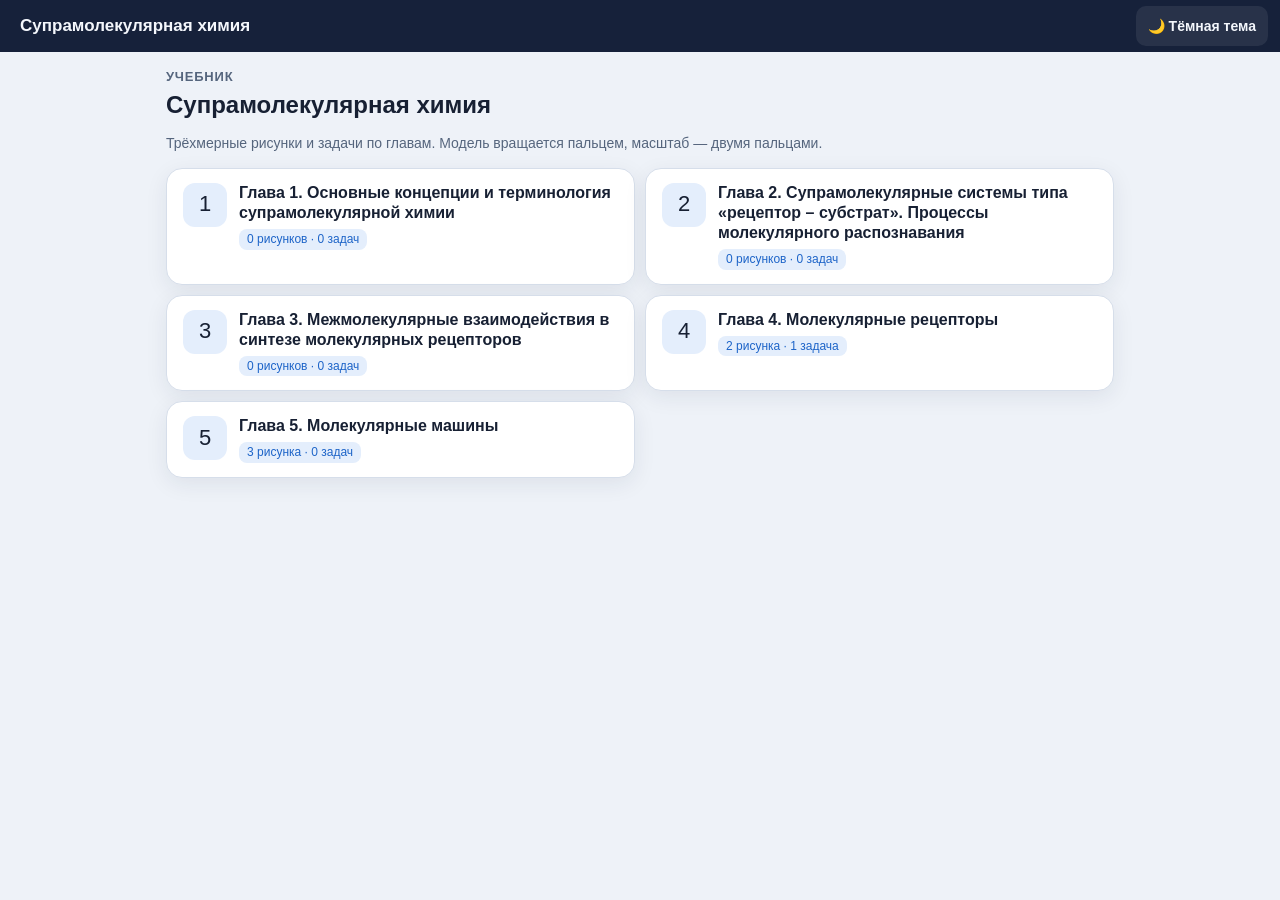
<file: book.html>
<!doctype html>
<html lang="ru">
<head>
<meta charset="utf-8">
<meta name="viewport" content="width=device-width, initial-scale=1, viewport-fit=cover">
<meta name="theme-color" content="#16213a">
<meta name="robots" content="noindex">
<title>Учебник — 3D-рисунки</title>
<link rel="icon" href="data:image/svg+xml,%3Csvg xmlns='http://www.w3.org/2000/svg' viewBox='0 0 64 64'%3E%3Ccircle cx='20' cy='40' r='12' fill='%23e74c3c'/%3E%3Ccircle cx='44' cy='22' r='12' fill='%233498db'/%3E%3Cpath d='M20 40L44 22' stroke='%23555' stroke-width='6'/%3E%3C/svg%3E">
<link rel="stylesheet" href="assets/ui/theme.css">
<script>
(function () {
  try {
    var t = localStorage.getItem('ui-theme');
    if (t !== 'dark' && t !== 'light') t = matchMedia('(prefers-color-scheme: dark)').matches ? 'dark' : 'light';
    document.documentElement.setAttribute('data-theme', t);
  } catch (e) { document.documentElement.setAttribute('data-theme', 'light'); }
})();
</script>
<style>
  * { box-sizing: border-box; -webkit-tap-highlight-color: transparent; }
  body { margin: 0; background: var(--ui-bg); color: var(--ui-fg); font: 16px/1.4 var(--ui-font); }
  .bar { position: sticky; top: 0; z-index: 5; display: flex; align-items: center; gap: 8px; min-height: var(--ui-bar-h); padding: calc(6px + var(--ui-safe-t)) 12px 6px; background: var(--ui-bar); color: var(--ui-bar-fg); }
  .bar .t { flex: 1; min-width: 0; font-weight: 700; font-size: 17px; white-space: nowrap; overflow: hidden; text-overflow: ellipsis; }
  .bar a, .bar button { color: var(--ui-bar-fg); background: rgba(255,255,255,.08); border: 0; border-radius: 10px; min-height: 40px; padding: 0 12px; display: inline-flex; align-items: center; font: 600 14px/1 var(--ui-font); text-decoration: none; cursor: pointer; white-space: nowrap; }
  .wrap { max-width: 980px; margin: 0 auto; padding: 16px 16px calc(32px + var(--ui-safe-b)); }
  h1 { font-size: 24px; line-height: 1.25; margin: 4px 0 4px; }
  .kicker { color: var(--ui-muted); font-size: 13px; text-transform: uppercase; letter-spacing: .06em; font-weight: 700; }
  .muted { color: var(--ui-muted); font-size: 14px; }
  .tabs { margin: 16px 0 12px; position: sticky; top: calc(var(--ui-bar-h) + var(--ui-safe-t) + 6px); z-index: 4; }
  .tabs button .n { display: inline-block; min-width: 22px; margin-left: 6px; padding: 2px 6px; border-radius: 99px; background: var(--ui-acc-soft); color: var(--ui-acc); font-size: 12px; }
  .grid { display: grid; gap: 10px; }
  @media (min-width: 720px) { .grid { grid-template-columns: 1fr 1fr; } }
  @media (min-width: 980px) { .grid.figs { grid-template-columns: 1fr 1fr 1fr; } }
  .card { display: flex; gap: 12px; align-items: flex-start; padding: 14px 16px; border-radius: var(--ui-r-lg); background: var(--ui-surface); border: 1px solid var(--ui-line); box-shadow: var(--ui-shadow); color: inherit; text-decoration: none; }
  .card:hover { border-color: var(--ui-acc); }
  .card .ico { flex: none; width: 44px; height: 44px; border-radius: 12px; display: grid; place-items: center; font-size: 22px; background: var(--ui-acc-soft); }
  .card.task .ico { background: color-mix(in srgb, #f59e0b 22%, transparent); }
  .card b { display: block; font-size: 16px; line-height: 1.25; }
  .card .cap { display: block; color: var(--ui-muted); font-size: 13.5px; margin-top: 3px; }
  .card .tag { display: inline-block; margin-top: 6px; font-size: 12px; color: var(--ui-acc); background: var(--ui-acc-soft); border-radius: 8px; padding: 2px 8px; }
  .empty { padding: 28px 16px; text-align: center; color: var(--ui-muted); background: var(--ui-surface); border: 1px dashed var(--ui-line); border-radius: var(--ui-r-lg); }
  .err { color: #b3261e; }
</style>
</head>
<body>
<div class="bar"><span id="back"></span><div class="t" id="barTitle">Учебник</div><button type="button" data-ui-theme>Тема</button></div>
<main class="wrap" id="main"><p class="muted">Загружаю…</p></main>
<script src="assets/sections.js"></script>
<script src="assets/ui/ui.js"></script>
<script src="assets/book.js"></script>
<script>
/* Страница учебника для учеников: book.html — все главы, book.html?ch=4 — одна глава.
   Показываются только заполненные рисунки; ссылок в общий каталог нет. */
(function () {
  'use strict';
  const $ = id => document.getElementById(id);
  const q = new URLSearchParams(location.search);
  const CH = parseInt(q.get('ch') || '', 10) || 0;
  let TAB = q.get('tab') === 't' ? 't' : 'm';
  const ALL = q.get('all') === '1';
  const el = (tag, cls, text) => { const e = document.createElement(tag); if (cls) e.className = cls; if (text != null) e.textContent = text; return e; };
  const plural = (n, a, b, c) => n % 10 === 1 && n % 100 !== 11 ? a : (n % 10 >= 2 && n % 10 <= 4 && (n % 100 < 10 || n % 100 >= 20) ? b : c);

  function partInfo(p) {
    if (!p) return '';
    if (p.set) return 'набор с переключением';
    const n = PVBook.countItems(p);
    return n > 1 ? n + ' ' + plural(n, 'структура', 'структуры', 'структур') + ' · переключение' : '';
  }
  function figCard(slot, sec, back) {
    const task = sec === 't';
    const a = el('a', 'card' + (task ? ' task' : ''));
    a.href = PVBook.figHref(slot.id, back);
    a.dataset.id = slot.id;
    a.appendChild(el('span', 'ico', task ? '❓' : '🧪'));
    const body = el('span');
    body.appendChild(el('b', '', slot.title || slot.id));
    if (slot.caption) body.appendChild(el('span', 'cap', slot.caption));
    let tag = '';
    if (task) tag = PVBook.partFilled(slot.cond) ? (PVBook.partFilled(slot.ans) ? 'Условие и ответ' : 'Условие') : 'Ответ';
    else tag = partInfo(slot);
    if (tag) body.appendChild(el('span', 'tag', tag));
    a.appendChild(body);
    return a;
  }
  function renderBook(book) {
    document.title = book.title + ' — 3D-рисунки';
    $('barTitle').textContent = book.title;
    const m = $('main'); m.innerHTML = '';
    m.appendChild(el('div', 'kicker', 'Учебник'));
    m.appendChild(el('h1', '', book.title));
    m.appendChild(el('p', 'muted', 'Трёхмерные рисунки и задачи по главам. Модель вращается пальцем, масштаб — двумя пальцами.'));
    const g = el('div', 'grid'); g.id = 'chapters';
    for (const ch of book.chapters) {
      const nm = (ch.materials || []).filter(PVBook.visibleToStudents).length, nt = (ch.tasks || []).filter(PVBook.visibleToStudents).length;
      const a = el('a', 'card'); a.href = PVBook.bookHref(ch.n, '', true); a.dataset.ch = ch.n;
      a.appendChild(el('span', 'ico', String(ch.n)));
      const body = el('span');
      body.appendChild(el('b', '', 'Глава ' + ch.n + '. ' + ch.title));
      body.appendChild(el('span', 'tag', nm + ' ' + plural(nm, 'рисунок', 'рисунка', 'рисунков') + ' · ' + nt + ' ' + plural(nt, 'задача', 'задачи', 'задач')));
      a.appendChild(body); g.appendChild(a);
    }
    m.appendChild(g);
  }
  function renderChapter(book, ch) {
    document.title = 'Глава ' + ch.n + ' — ' + book.title;
    $('barTitle').textContent = 'Глава ' + ch.n;
    if (ALL) { const b = el('a', '', '← Все главы'); b.href = PVBook.bookHref(0); b.id = 'bBack'; $('back').appendChild(b); }
    const m = $('main'); m.innerHTML = '';
    m.appendChild(el('div', 'kicker', book.title + ' · глава ' + ch.n));
    m.appendChild(el('h1', '', ch.title));
    const lists = { m: (ch.materials || []).filter(PVBook.visibleToStudents), t: (ch.tasks || []).filter(PVBook.visibleToStudents) };
    const tabs = el('div', 'ui-seg tabs'); tabs.setAttribute('role', 'tablist');
    const grid = el('div', 'grid figs'); grid.id = 'figs';
    const btns = {};
    for (const k of ['m', 't']) {
      const b = el('button'); b.type = 'button'; b.setAttribute('role', 'tab'); b.dataset.tab = k;
      b.append(PVBook.SECTIONS[k].name, el('span', 'n', String(lists[k].length)));
      b.onclick = () => { TAB = k; show(); };
      btns[k] = b; tabs.appendChild(b);
    }
    function show() {
      for (const k in btns) btns[k].setAttribute('aria-selected', String(k === TAB));
      const qs = new URLSearchParams(location.search); if (TAB === 't') qs.set('tab', 't'); else qs.delete('tab');
      history.replaceState(null, '', '?' + qs.toString());
      const back = 'ch=' + ch.n + (TAB === 't' ? '&tab=t' : '') + (ALL ? '&all=1' : '');
      grid.innerHTML = '';
      for (const s of lists[TAB]) grid.appendChild(figCard(s, TAB, back));
      if (!lists[TAB].length) { const e = el('div', 'empty', TAB === 't' ? 'Задачи к этой главе появятся позже.' : 'Рисунки к этой главе появятся позже.'); grid.appendChild(e); }
    }
    m.append(tabs, grid);
    show();
  }
  PVBook.loadBook().then(book => {
    if (!CH) return renderBook(book);
    const ch = book.chapters.find(c => c.n === CH);
    if (!ch) { $('main').innerHTML = ''; $('main').appendChild(el('p', 'err', 'Такой главы нет.')); return; }
    renderChapter(book, ch);
  }).catch(e => { $('main').innerHTML = ''; $('main').appendChild(el('p', 'err', 'Не удалось открыть учебник. ' + (e.message || e))); });
})();
</script>
</body>
</html>
</file>
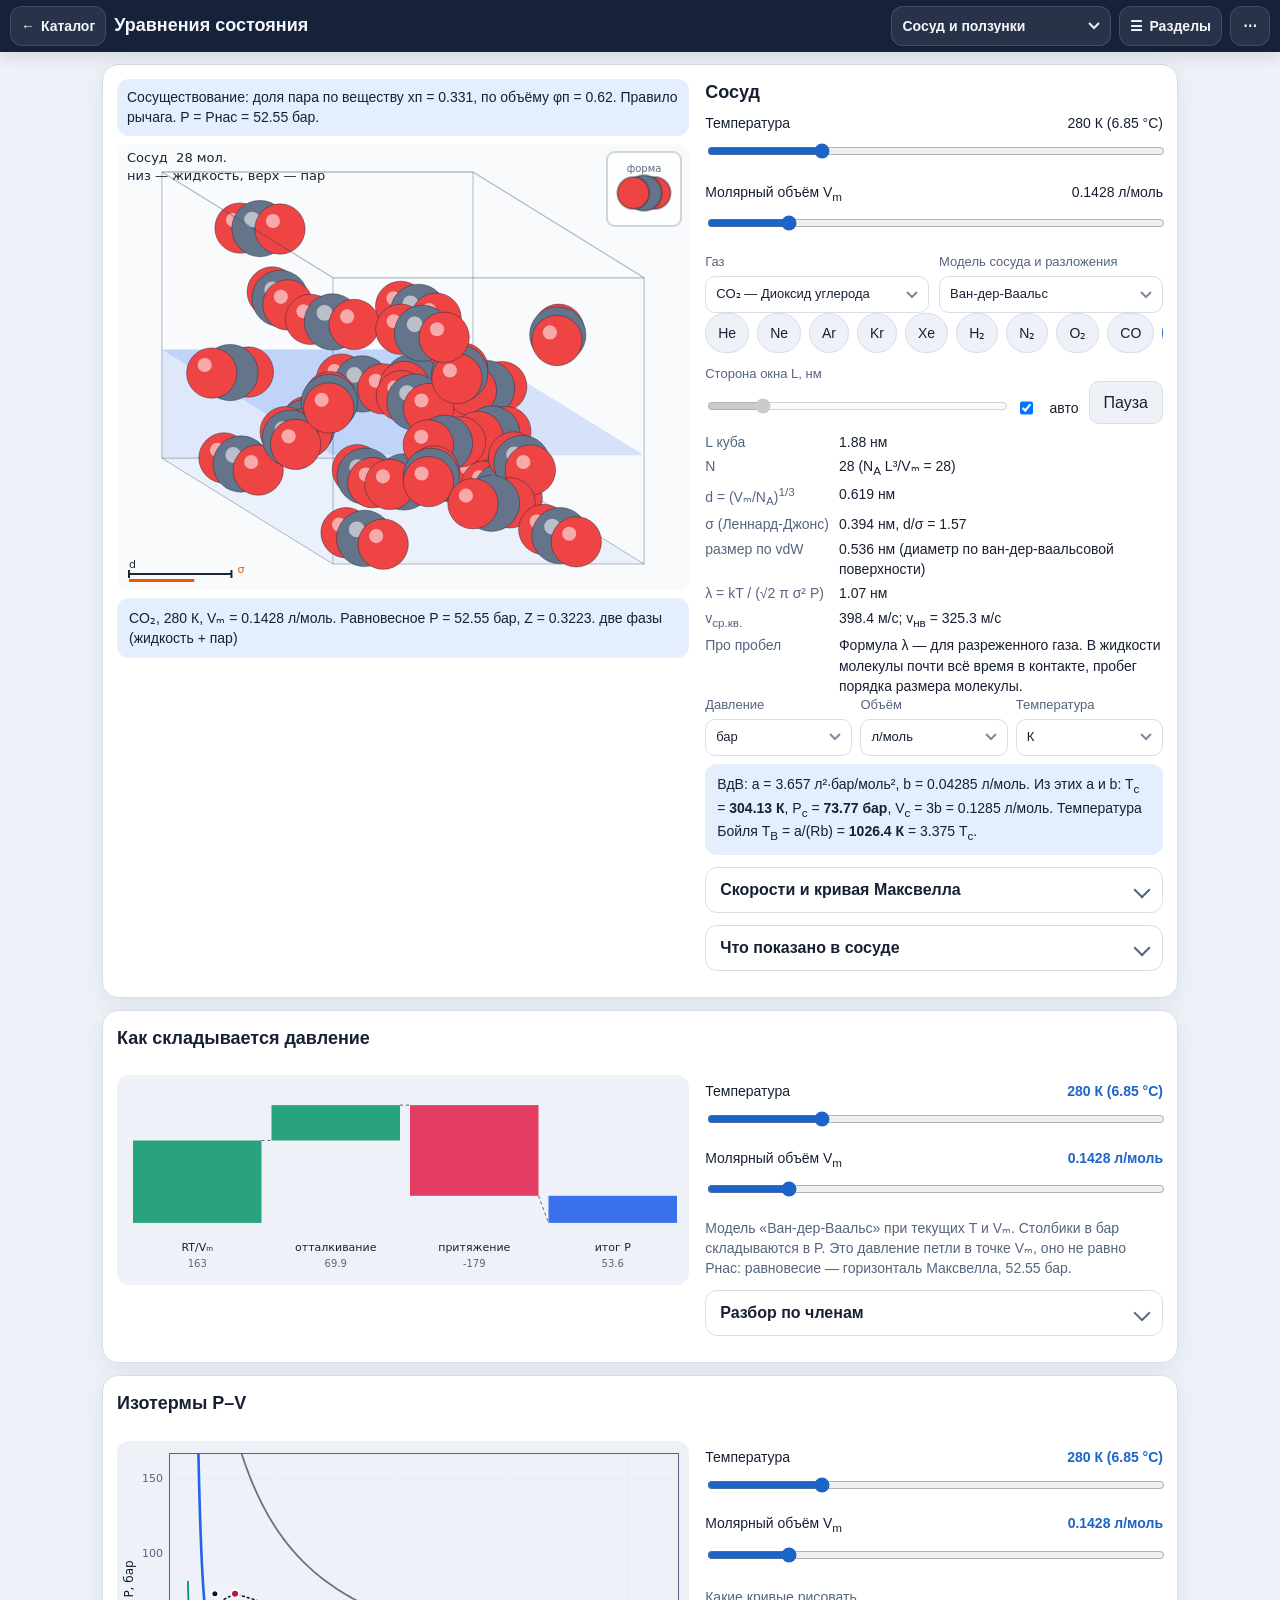
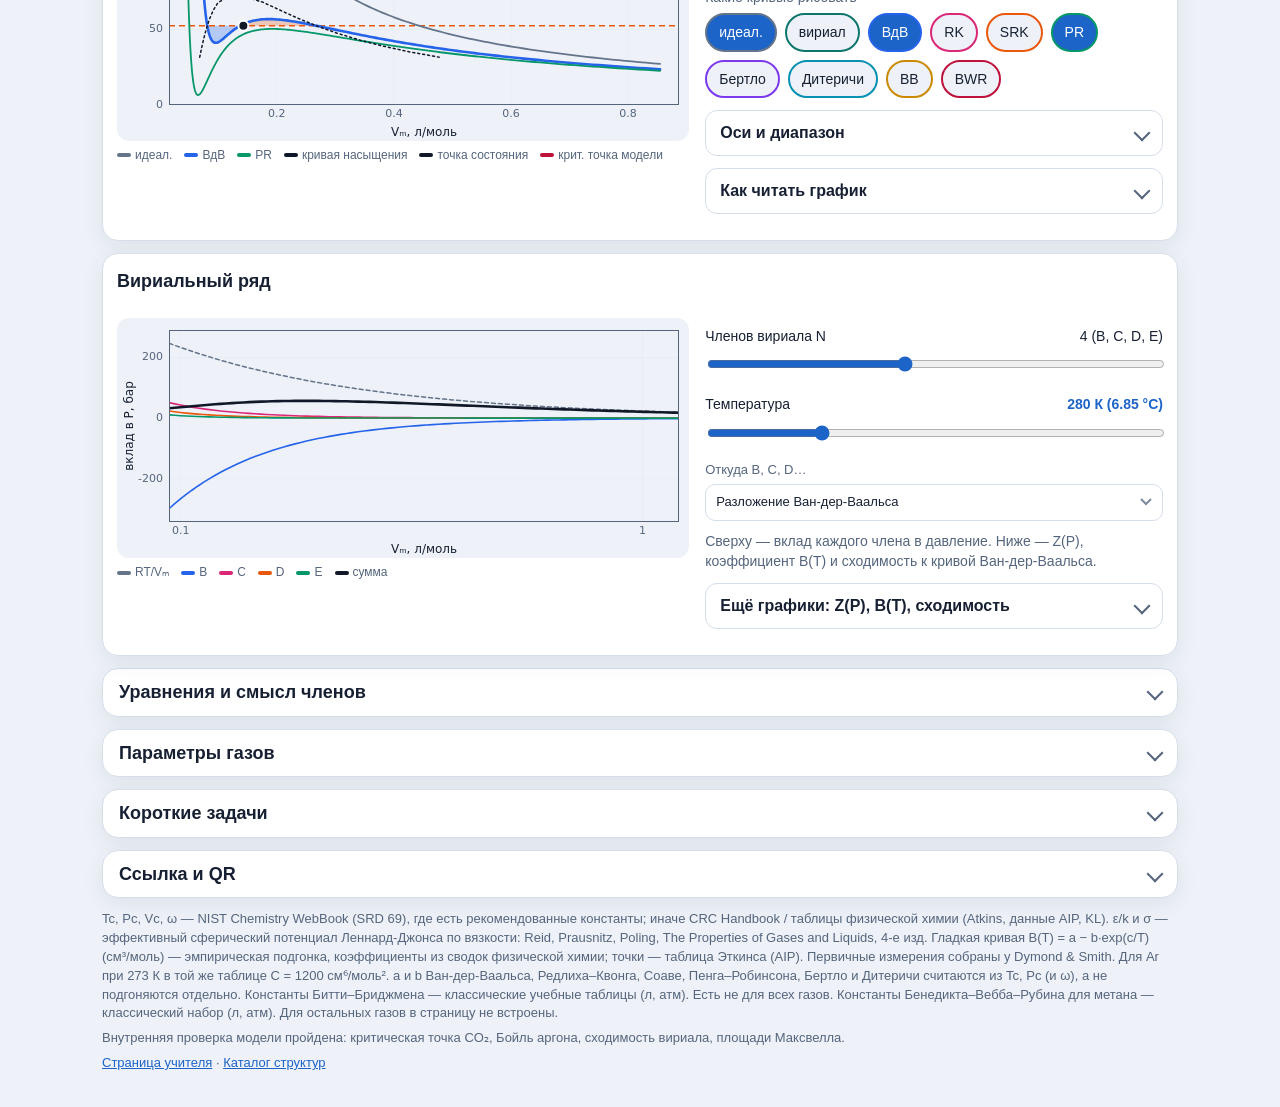
<file: eos.html>
<!doctype html>
<html lang="ru">
<head>
<meta charset="utf-8">
<meta name="viewport" content="width=device-width, initial-scale=1">
<meta name="theme-color" content="#1f2a44">
<title>Уравнения состояния газов</title>
<link rel="icon" href="data:image/svg+xml,%3Csvg xmlns='http://www.w3.org/2000/svg' viewBox='0 0 64 64'%3E%3Ccircle cx='20' cy='40' r='12' fill='%23e74c3c'/%3E%3Ccircle cx='44' cy='22' r='12' fill='%233498db'/%3E%3Cpath d='M20 40L44 22' stroke='%23555' stroke-width='6'/%3E%3C/svg%3E">
<link rel="stylesheet" href="assets/vendor/katex/katex.min.css">
<link rel="stylesheet" href="assets/eos/eos.css">
<link rel="stylesheet" href="assets/ui/theme.css">
<script>
(function () {
  try {
    var t = localStorage.getItem('eos-theme') || 'auto';
    var dark = t === 'dark' || (t !== 'light' && matchMedia('(prefers-color-scheme: dark)').matches);
    document.documentElement.dataset.theme = dark ? 'dark' : 'light';
  } catch (e) { document.documentElement.dataset.theme = 'light'; }
})();
</script>
</head>
<body>
<header class="top">
  <div class="grow">
    <a href="./">← Каталог</a>
    <h1>Уравнения состояния</h1>
    <p>Идеальный газ, вириал, Ван-дер-Ваальс и другие модели. Можно крутить T и V<sub>m</sub> и смотреть, как складывается давление.</p>
  </div>
  <button id="btnTheme" type="button" data-ui-more>Тема</button>
</header>
<a href="#sec-share" class="ui-more-link" data-ui-more onclick="UI.go('sec-share');return false;">Ссылка и QR</a>
<a href="teacher.html" data-ui-more>Страница учителя</a>
<main class="ui-main">
  <section class="card ui-pane ui-split" id="sec-vessel" data-ui-sec="Сосуд и ползунки">
    <div class="ui-stage" id="stageVessel">
      <div class="banner" id="phaseBanner"></div>
      <canvas class="vessel" id="vessel" width="640" height="420"></canvas>
      <p class="readout" id="stateReadout"></p>
    </div>
    <div class="ui-controls" id="controls">
      <h2>Сосуд</h2>
      <label class="slider">
        <span class="top"><span>Температура</span><output id="tOut"></output></span>
        <input id="tSlider" type="range" min="20" max="1100" step="1">
      </label>
      <label class="slider">
        <span class="top"><span>Молярный объём V<sub>m</sub></span><output id="vOut"></output></span>
        <input id="vSlider" type="range" min="0" max="1000" step="1">
      </label>
      <div class="row">
        <label class="f grow">Газ
          <select id="gas"></select>
        </label>
        <label class="f grow">Модель сосуда и разложения
          <select id="focus"></select>
        </label>
      </div>
      <div class="chips ui-wide-only" id="gasChips"></div>
      <div class="row" style="margin-top:8px">
        <label class="f grow">Сторона окна L, нм
          <input id="lSlider" type="range" min="1.2" max="18" step="0.1" value="5">
        </label>
        <label class="checks" style="align-self:end"><input type="checkbox" id="lAuto" checked> авто</label>
        <button class="btn sec" id="btnPause" type="button">Пауза</button>
      </div>
      <dl class="stats" id="vesselStats"></dl>
      <button type="button" class="ui-sheet-btn" aria-controls="eosSheet">⚙ Единицы и модель</button>
      <div class="ui-sheet" id="eosSheet" data-title="Единицы и модель">
        <div class="units">
          <label class="f">Давление<select id="pu"></select></label>
          <label class="f">Объём<select id="vu"></select></label>
          <label class="f">Температура<select id="tu"></select></label>
        </div>
        <p class="facts" id="modelFacts"></p>
      </div>
      <details class="ui-fold" data-fold="maxwell">
        <summary>Скорости и кривая Максвелла</summary>
        <div class="ui-fold-body">
          <canvas class="plot" id="hist" width="640" height="150"></canvas>
          <p class="note">Столбики — выборка скоростей при этой T. Оранжевая кривая — распределение Максвелла–Больцмана. Пунктир — средняя квадратичная скорость. Время в сосуде ускорено: настоящие скорости — сотни метров в секунду.</p>
        </div>
      </details>
      <details class="ui-fold" data-fold="vessel-about">
        <summary>Что показано в сосуде</summary>
        <div class="ui-fold-body"><p class="lead">Куб со стороной L. Число молекул N = N<sub>A</sub> L³ / V<sub>m</sub> — плотность как у текущего V<sub>m</sub>. Расстояния и ван-дер-ваальсовы радиусы в одном масштабе. В углу — та же молекула крупно, чтобы была видна форма.</p></div>
      </details>
    </div>
  </section>

  <section class="card ui-pane ui-split" id="sec-add" data-ui-sec="Как складывается давление">
    <h2>Как складывается давление</h2>
    <div class="ui-stage">
      <canvas class="plot" id="waterfall" width="640" height="220"></canvas>
    </div>
    <div class="ui-controls">
      <div data-ui-mirror="#tSlider" data-ui-out="#tOut" data-ui-label="Температура"></div>
      <div data-ui-mirror="#vSlider" data-ui-out="#vOut" data-ui-label="Молярный объём V<sub>m</sub>"></div>
      <p class="lead" id="breakLead"></p>
      <details class="ui-fold" data-fold="break">
        <summary>Разбор по членам</summary>
        <div class="ui-fold-body"><div id="breakList"></div></div>
      </details>
    </div>
  </section>

  <section class="card ui-pane ui-split" id="sec-pv" data-ui-sec="Изотермы P–V">
    <h2>Изотермы P–V</h2>
    <div class="ui-stage">
      <canvas class="plot" id="pv" width="800" height="300"></canvas>
      <div class="legend" id="legendPv"></div>
    </div>
    <div class="ui-controls">
      <div data-ui-mirror="#tSlider" data-ui-out="#tOut" data-ui-label="Температура"></div>
      <div data-ui-mirror="#vSlider" data-ui-out="#vOut" data-ui-label="Молярный объём V<sub>m</sub>"></div>
      <p class="lead" style="margin:10px 0 6px">Какие кривые рисовать</p>
      <div class="toggles" id="eosBoxes"></div>
      <details class="ui-fold" data-fold="pv-axes">
        <summary>Оси и диапазон</summary>
        <div class="ui-fold-body">
          <div class="checks">
            <label><input type="checkbox" id="logX"> логарифмическая ось V</label>
            <label><input type="checkbox" id="reduced"> приведённые координаты</label>
            <label><input type="checkbox" id="compare"> несколько газов при том же T<sub>r</sub></label>
          </div>
          <div class="row" id="vRangeRow">
            <label class="f">V от<input id="vMin" type="number" step="any"></label>
            <label class="f">V до<input id="vMax" type="number" step="any"></label>
            <button class="btn sec" id="vRangeReset" type="button">Авто диапазон</button>
          </div>
        </div>
      </details>
      <details class="ui-fold" data-fold="pv-note">
        <summary>Как читать график</summary>
        <div class="ui-fold-body">
          <p class="note" id="pvNote"></p>
          <p class="note">Потяните график по горизонтали — изменится V<sub>m</sub> и сосуд. Точка стоит на равновесном давлении: внутри петли это горизонталь Максвелла, а не неустойчивая ветвь.</p>
        </div>
      </details>
    </div>
  </section>

  <section class="card ui-pane ui-split" id="sec-virial" data-ui-sec="Вириальный ряд">
    <h2>Вириальный ряд</h2>
    <div class="ui-stage">
      <canvas class="plot" id="virP" width="800" height="260"></canvas>
      <div class="legend" id="legendVir"></div>
    </div>
    <div class="ui-controls">
      <label class="slider">
        <span class="top"><span>Членов вириала N</span><output id="nOut"></output></span>
        <input id="nSlider" type="range" min="1" max="8" step="1" value="4">
      </label>
      <div data-ui-mirror="#tSlider" data-ui-out="#tOut" data-ui-label="Температура"></div>
      <label class="f">Откуда B, C, D…
        <select id="virSrc"></select>
      </label>
      <p class="lead" style="margin-top:10px">Сверху — вклад каждого члена в давление. Ниже — Z(P), коэффициент B(T) и сходимость к кривой Ван-дер-Ваальса.</p>
      <details class="ui-fold" data-fold="virial-more">
        <summary>Ещё графики: Z(P), B(T), сходимость</summary>
        <div class="ui-fold-body">
          <h3>Z от давления</h3>
          <canvas class="plot" id="virZ" width="800" height="240"></canvas>
          <h3>B(T) и температура Бойля</h3>
          <canvas class="plot" id="virB" width="800" height="240"></canvas>
          <h3>Сходимость: 1…N членов против ВдВ</h3>
          <canvas class="plot" id="virConv" width="800" height="240"></canvas>
          <p class="note" id="virText"></p>
        </div>
      </details>
    </div>
  </section>

  <details class="card ui-fold" id="sec-eq" data-fold="eq" data-ui-sec="Уравнения и смысл членов">
    <summary>Уравнения и смысл членов</summary>
    <div class="ui-fold-body">
    <div id="equations"></div>
  </div>
  </details>

  <details class="card ui-fold" id="sec-data" data-fold="data" data-ui-sec="Параметры газов">
    <summary>Параметры газов</summary>
    <div class="ui-fold-body">
    <p class="lead" id="srcNote"></p>
    <div class="table-wrap"><table class="data" id="dataTable"></table></div>
    <h3>Правка и свой набор a, b</h3>
    <p class="lead">a и b Ван-дер-Ваальса считаются из T<sub>c</sub> и P<sub>c</sub>. Можно подставить свои числа: критическая точка пересчитается обратно. Кубические a, b других моделей тоже сидят на T<sub>c</sub>, P<sub>c</sub> и ω.</p>
    <div class="formgrid">
      <label class="f">T<sub>c</sub>, К<input id="fTc" type="number" step="any"></label>
      <label class="f">P<sub>c</sub>, бар<input id="fPc" type="number" step="any"></label>
      <label class="f">V<sub>c</sub> опыт, см³/моль<input id="fVc" type="number" step="any"></label>
      <label class="f">ω<input id="fW" type="number" step="any"></label>
      <label class="f">M, г/моль<input id="fM" type="number" step="any"></label>
      <label class="f">a ВдВ, л²·бар/моль²<input id="fA" type="number" step="any"></label>
      <label class="f">b ВдВ, л/моль<input id="fB" type="number" step="any"></label>
    </div>
    <div class="btns">
      <button class="btn sec" id="btnAB" type="button">Пересчитать a, b из T<sub>c</sub>, P<sub>c</sub></button>
      <button class="btn" id="btnApply" type="button">Применить к графикам</button>
      <button class="btn sec" id="btnReset" type="button">Сбросить правку</button>
    </div>
    <p class="facts" id="critPreview"></p>
  </div>
  </details>

  <details class="card ui-fold" id="sec-quiz" data-fold="quiz" data-ui-sec="Короткие задачи">
    <summary>Короткие задачи</summary>
    <div class="ui-fold-body">
    <div class="quiz" id="quiz"></div>
  </div>
  </details>

  <details class="card ui-fold" id="sec-share" data-fold="share" data-ui-sec="Ссылка и QR">
    <summary>Ссылка и QR</summary>
    <div class="ui-fold-body">
    <p class="lead">В адресе текущие газ, T, набор моделей и число членов вириала. Пример: <code>eos.html?gas=CO2&amp;T=280&amp;eos=vdw,pr,virial&amp;n=3</code></p>
    <div class="share">
      <canvas id="qr" width="180" height="180"></canvas>
      <div>
        <label class="f">Адрес<input id="shareUrl" type="text" readonly></label>
        <div class="btns"><button class="btn" id="btnCopy" type="button">Копировать</button></div>
        <p class="note" id="copyMsg"></p>
      </div>
    </div>
  </div>
  </details>

  <footer>
    <p id="srcFoot"></p>
    <p id="selftest">Проверка модели…</p>
    <p><a href="teacher.html">Страница учителя</a> · <a href="./">Каталог структур</a></p>
  </footer>
</main>
<script src="assets/vendor/katex/katex.min.js"></script>
<script src="assets/vendor/qrcode.js"></script>
<script src="assets/motion.js"></script>
<script src="assets/eos/engine.js"></script>
<script src="assets/eos/charts.js"></script>
<script src="assets/eos/vessel.js"></script>
<script src="assets/eos/ui.js"></script>
<script src="assets/sections.js"></script>
<script src="assets/ui/ui.js"></script>
</body>
</html>
</file>
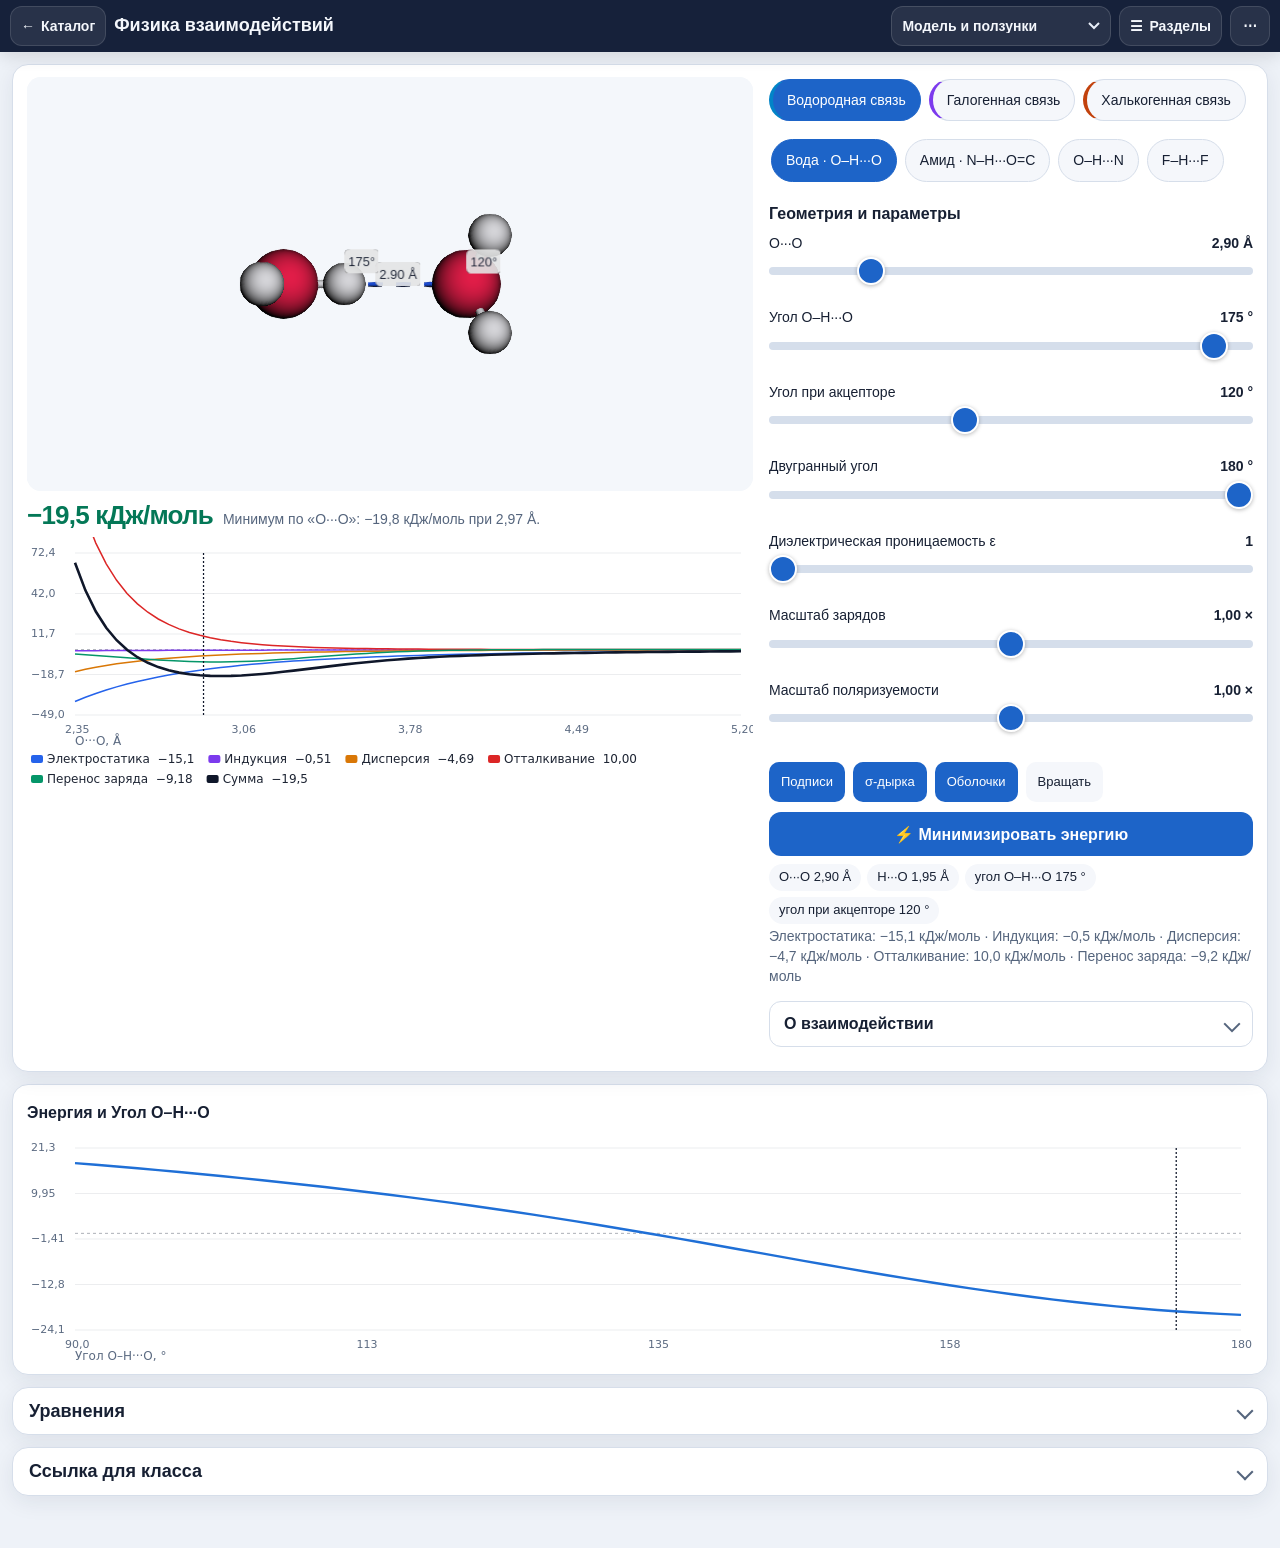
<file: interactions.html>
<!doctype html>
<html lang="ru">
<head>
<meta charset="utf-8">
<meta name="viewport" content="width=device-width, initial-scale=1, viewport-fit=cover">
<meta name="theme-color" content="#1f2a44">
<title>Физика взаимодействий</title>
<link rel="icon" href="data:image/svg+xml,%3Csvg xmlns='http://www.w3.org/2000/svg' viewBox='0 0 64 64'%3E%3Ccircle cx='20' cy='40' r='12' fill='%23e74c3c'/%3E%3Ccircle cx='44' cy='22' r='12' fill='%233498db'/%3E%3Cpath d='M20 40L44 22' stroke='%23555' stroke-width='6'/%3E%3C/svg%3E">
<link rel="stylesheet" href="assets/vendor/katex/katex.min.css">
<link rel="stylesheet" href="assets/ix-lab/ix.css">
<link rel="stylesheet" href="assets/ui/theme.css">
</head>
<body>
<header class="top">
  <h1>Физика взаимодействий<small>учебная модель: геометрия → энергия</small></h1>
  <div class="tools">
    <a class="btn" href="./">← Каталог</a>
    <button type="button" id="bUnit" data-ui-more>кДж/моль</button>
    <button type="button" id="bTheme" data-ui-more>Тёмная</button>
  </div>
</header>
<a href="#cardShare" data-ui-more onclick="UI.go('cardShare');return false;">Ссылка и QR</a>
<a href="teacher.html" data-ui-more>Страница учителя</a>
<div class="wrap">
  <section class="card ui-pane ui-split" id="paneMain" data-ui-sec="Модель и ползунки">
    <div class="ui-stage" id="ixStage">
      <div id="viewer"></div>
      <div class="ix-energy"><div class="eBig" id="eNow">…</div><div class="sub" id="eMin"></div></div>
      <canvas class="chart" id="cDist"></canvas>
      <canvas class="legend" id="cLegend"></canvas>
    </div>
    <div class="ui-controls">
      <div data-ui-chips-select="Тип взаимодействия"><div class="scroll" id="types"></div></div>
      <div data-ui-chips-select="Пример" style="margin-top:8px"><div class="scroll" id="presets"></div></div>
      <h2 style="margin-top:12px">Геометрия и параметры</h2>
      <div id="sliders"></div>
      <div class="checks" id="toggles"></div>
      <div class="viewbar">
        <button type="button" id="bLabels" class="on">Подписи</button>
        <button type="button" id="bHoles" class="on">σ-дырка</button>
        <button type="button" id="bShells" class="on">Оболочки</button>
        <button type="button" id="bSpin">Вращать</button>
      </div>
      <button type="button" id="bMin" class="ix-min">⚡ Минимизировать энергию</button>
      <div id="readout" data-e="0" data-emin="0" data-req="0">
        <div class="metrics" id="metrics"></div>
        <p class="sub" id="partNow"></p>
        <p class="sub" id="minNote"></p>
      </div>
      <details class="ui-fold" data-fold="blurb">
        <summary>О взаимодействии</summary>
        <div class="ui-fold-body"><p class="blurb" id="blurb"></p></div>
      </details>
    </div>
  </section>
  <section class="card" id="cardAng" data-ui-sec="Энергия и угол">
    <h2 id="hAng">Энергия и угол</h2>
    <canvas class="chart" id="cAng"></canvas>
  </section>
  <section class="card" id="cardHeat" hidden>
    <h2>Карта энергии</h2>
    <p class="sub">Цвет — полная энергия при текущих остальных ползунках. Кружок — выбранная точка.</p>
    <canvas class="heat" id="cHeat"></canvas>
  </section>
  <details class="card ui-fold" data-fold="eqs" id="cardEqs" data-ui-sec="Уравнения">
    <summary>Уравнения</summary>
    <div class="ui-fold-body">
      <p class="warn" id="disclaimer"></p>
      <div id="eqs"></div>
      <h3>Что означают символы</h3>
      <dl class="gloss" id="gloss"></dl>
      <h3>Типичные величины</h3>
      <p class="note" id="ranges"></p>
      <h3>Откуда это</h3>
      <ul class="refs" id="refs"></ul>
    </div>
  </details>
  <details class="card ui-fold" data-fold="share" id="cardShare" data-ui-sec="Ссылка для класса">
    <summary>Ссылка для класса</summary>
    <div class="ui-fold-body">
      <p class="sub">QR открывает эту геометрию. Можно передать параметры в адресе, например <span id="example"></span></p>
      <div class="share">
        <canvas id="qr" width="296" height="296"></canvas>
        <div>
          <p id="shareUrl"></p>
          <button type="button" id="bCopy">Копировать ссылку</button>
        </div>
      </div>
    </div>
  </details>
</div>
<script src="assets/vendor/3Dmol-min.js"></script>
<script>window.$3Dmol || document.write('<script src="https://cdn.jsdelivr.net/npm/3dmol@2.5.5/build/3Dmol-min.js"><\/script>')</script>
<script src="assets/3dmol-direct.js"></script>
<script src="assets/vendor/katex/katex.min.js"></script>
<script>window.katex || document.write('<script src="https://cdn.jsdelivr.net/npm/katex@0.16.22/dist/katex.min.js"><\/script>')</script>
<script src="assets/vendor/qrcode.js"></script>
<script>window.qrcode || document.write('<script src="https://cdn.jsdelivr.net/npm/qrcode-generator@2.0.4/dist/qrcode.js"><\/script>')</script>
<script src="assets/motion.js"></script>
<script src="assets/ix-lab/physics.js"></script>
<script src="assets/ix-lab/charts.js"></script>
<script src="assets/ix-lab/scene.js"></script>
<script>
document.getElementById('disclaimer').textContent = window.IXLab ? IXLab.DISCLAIMER : '';
document.getElementById('example').textContent = 'interactions.html?type=hb&preset=water&r=2.9&ang=170';
</script>
<script src="assets/supra/ff.js"></script>
<script src="assets/ix-lab/app.js"></script>
<script src="assets/sections.js"></script>
<script src="assets/ui/ui.js"></script>
</body>
</html>
</file>
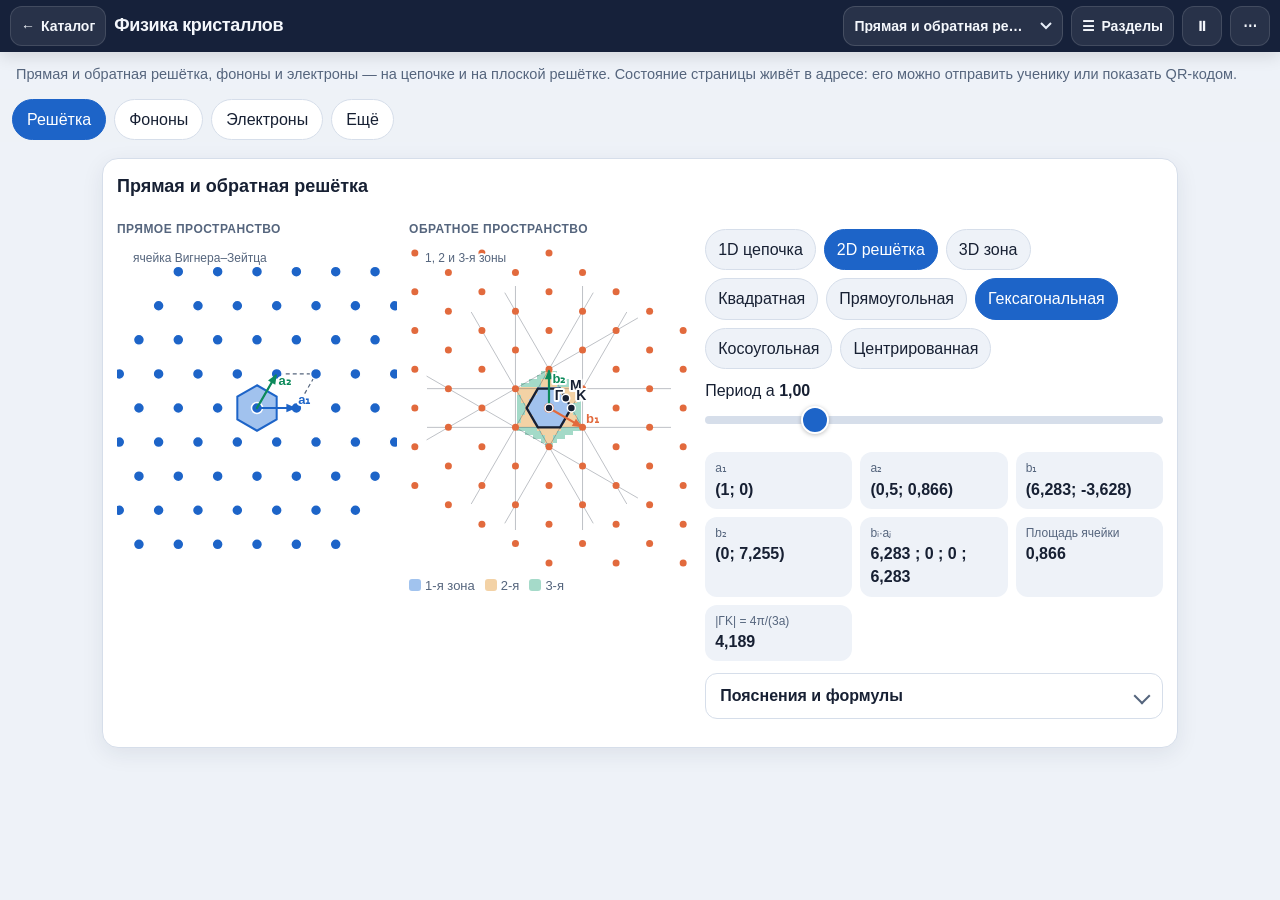
<file: lattice.html>
<!doctype html>
<html lang="ru">
<head>
<meta charset="utf-8">
<meta name="viewport" content="width=device-width, initial-scale=1, viewport-fit=cover">
<meta name="theme-color" content="#1f2a44">
<title>Физика кристаллов</title>
<link rel="icon" href="data:image/svg+xml,%3Csvg xmlns='http://www.w3.org/2000/svg' viewBox='0 0 64 64'%3E%3Ccircle cx='20' cy='40' r='12' fill='%23e74c3c'/%3E%3Ccircle cx='44' cy='22' r='12' fill='%233498db'/%3E%3Cpath d='M20 40L44 22' stroke='%23555' stroke-width='6'/%3E%3C/svg%3E">
<link rel="stylesheet" href="assets/vendor/katex/katex.min.css">
<link rel="stylesheet" href="assets/lattice/style.css">
<link rel="stylesheet" href="assets/ui/theme.css">
</head>
<body data-ui-autopane="main article.card" data-ui-autosec>
<header class="top">
  <a class="back" href="./">← Каталог</a>
  <h1>Физика кристаллов</h1>
  <button class="iconbtn" id="btnPlay" type="button" aria-label="Пауза анимации" data-ui-bar>⏸</button>
  <button class="iconbtn" id="btnTheme" type="button" aria-label="Тема" data-ui-more>◐ Тема</button>
  <button class="textbtn" id="btnShare" type="button" data-ui-more>Ссылка и QR</button>
</header>
<p class="lead">Прямая и обратная решётка, фононы и электроны — на цепочке и на плоской решётке. Состояние страницы живёт в адресе: его можно отправить ученику или показать QR-кодом.</p>
<nav class="secnav" id="secnav">
  <button type="button" data-sec="lattice">Решётка</button>
  <button type="button" data-sec="phonon">Фононы</button>
  <button type="button" data-sec="electron">Электроны</button>
  <button type="button" data-sec="more">Ещё</button>
</nav>
<main>
  <section class="block" data-sec-panel="lattice" id="panel-lattice">
    <article class="card">
      <h2>Прямая и обратная решётка</h2>
      <div class="split two lat-views" data-show="dim:1|2" data-ui-view-part>
        <figure><figcaption>Прямое пространство</figcaption><canvas class="plot" id="cvDirect"></canvas></figure>
        <figure><figcaption>Обратное пространство</figcaption><canvas class="plot" id="cvRecip"></canvas>
          <div class="legend">
            <span><i style="background:var(--zone1)"></i>1-я зона</span>
            <span><i style="background:var(--zone2)"></i>2-я</span>
            <span><i style="background:var(--zone3)"></i>3-я</span>
          </div>
        </figure>
      </div>
      <div class="lat-views" data-show="dim:3" data-ui-view-part>
        <canvas class="plot spin" id="cv3"></canvas>
      </div>
      <p>Прямая решётка — сдвиги, после которых кристалл совпадает сам с собой. Обратные векторы выбраны так, чтобы плоская волна <span class="eq" data-display="inline" data-tex="e^{i\mathbf{b}\cdot\mathbf{r}}"></span> на любом таком сдвиге меняла фазу на целое число оборотов:</p>
      <div class="eq" data-tex="\mathbf{b}_i\cdot\mathbf{a}_j = 2\pi\,\delta_{ij}"></div>
      <div class="chips" id="dimChips">
        <button type="button" class="chip" data-set="dim" data-val="1">1D цепочка</button>
        <button type="button" class="chip" data-set="dim" data-val="2">2D решётка</button>
        <button type="button" class="chip" data-set="dim" data-val="3">3D зона</button>
      </div>
      <div data-show="dim:2">
        <div class="chips" data-ui-chips-select="Тип решётки">
          <button type="button" class="chip" data-set="lat" data-val="square">Квадратная</button>
          <button type="button" class="chip" data-set="lat" data-val="rect">Прямоугольная</button>
          <button type="button" class="chip" data-set="lat" data-val="hex">Гексагональная</button>
          <button type="button" class="chip" data-set="lat" data-val="oblique">Косоугольная</button>
          <button type="button" class="chip" data-set="lat" data-val="crect">Центрированная</button>
        </div>
      </div>
      <div data-show="dim:3">
        <div class="chips">
          <button type="button" class="chip" data-set="bz3" data-val="sc">ПК (куб)</button>
          <button type="button" class="chip" data-set="bz3" data-val="fcc">ГЦК</button>
          <button type="button" class="chip" data-set="bz3" data-val="bcc">ОЦК</button>
          <button type="button" class="chip" data-set="bz3" data-val="hcp">ГПУ</button>
        </div>
      </div>
      <label class="sl">Период a <b id="o-a"></b>
        <input id="in-a" type="range" min="0.6" max="2.4" step="0.01" data-key="a" data-digits="2">
      </label>
      <div data-show="dim:1|2">
        <label class="sl" data-show="dim:2 lat:rect|oblique|crect">Период b <b id="o-b"></b>
          <input id="in-b" type="range" min="0.6" max="2.4" step="0.01" data-key="b" data-digits="2">
        </label>
        <label class="sl" data-show="dim:2 lat:oblique">Угол γ, ° <b id="o-gam"></b>
          <input id="in-gam" type="range" min="40" max="140" step="1" data-key="gam" data-digits="0">
        </label>
      </div>
      <label class="sl" data-show="dim:3 bz3:hcp">c/a <b id="o-ca"></b>
        <input type="range" min="1.2" max="2.2" step="0.01" data-key="ca" data-digits="3">
      </label>
      <p data-show="dim:1">В одном измерении <span class="eq" data-display="inline" data-tex="b=2\pi/a"></span>. Первая зона Бриллюэна — отрезок от −π/a до π/a. Границы зон — точки Брэгга, середины отрезков между узлами обратной решётки.</p>
      <p data-show="dim:2">Зона Бриллюэна — ячейка Вигнера–Зейтца обратной решётки. Её стороны — плоскости Брэгга: серединные перпендикуляры к векторам G. Точка лежит в n-й зоне, если она пересекла n−1 таких плоскостей. У гексагональной решётки зона — правильный шестиугольник, а вершина K удалена от Γ на <span class="eq" data-display="inline" data-tex="4\pi/(3a)"></span>.</p>
      <div class="stats">
        <div class="stat"><span data-show="dim:1">период a</span><span data-show="dim:2|3">a₁</span><b id="outA1"></b></div>
        <div class="stat" data-show="dim:2"><span>a₂</span><b id="outA2"></b></div>
        <div class="stat"><span data-show="dim:1">b = 2π/a</span><span data-show="dim:2|3">b₁</span><b id="outB1"></b></div>
        <div class="stat" data-show="dim:2"><span>b₂</span><b id="outB2"></b></div>
        <div class="stat" data-show="dim:2"><span>bᵢ·aⱼ</span><b id="outDot"></b></div>
        <div class="stat" data-show="dim:2"><span>Площадь ячейки</span><b id="outArea"></b></div>
        <div class="stat" data-show="dim:2 lat:hex"><span>|ΓK| = 4π/(3a)</span><b id="hexK" data-test="hex-k"></b></div>
      </div>
          <div data-show="dim:3">
        <h3>Первая зона Бриллюэна в 3D</h3>
        <div class="stats">
        <div class="stat"><span>Форма</span><b id="bzTitle"></b></div>
        <div class="stat"><span>Код формы</span><b id="bzShape" data-test="bz-shape"></b></div>
        <div class="stat"><span>Грани</span><b id="bzCounts" data-test="bz-faces"></b></div>
        <div class="stat"><span>Шестиугольники</span><b id="bzHex" data-test="bz-hex"></b></div>
        <div class="stat"><span>Квадраты</span><b id="bzSq" data-test="bz-sq"></b></div>
      </div>
        <div class="rowbtns">
        <button class="textbtn" id="bzReset" type="button">Сбросить вид</button>
        <label class="check"><input type="checkbox" id="ckSpin" checked> вращать</label>
      </div>
      </div>
    </article>
  </section>

  <section class="block" data-sec-panel="phonon" id="panel-phonon" hidden>
    <article class="card">
      <h2>Колебания цепочки</h2>
      <p>Соседей соединяет пружина жёсткости K. У одноатомной цепочки одна акустическая ветвь. На границе зоны групповая скорость обнуляется: соседи качаются в противофазе, и это стоячая волна.</p>
      <div class="eq" data-tex="\omega(k)=2\sqrt{K/m}\,\left|\sin(ka/2)\right|"></div>
      <div class="chips">
        <button type="button" class="chip" data-set="chain" data-val="mono">Одноатомная</button>
        <button type="button" class="chip" data-set="chain" data-val="di">Двухатомная</button>
      </div>
      <div class="chips">
        <button type="button" class="chip" data-set="pol" data-val="L">Продольная</button>
        <button type="button" class="chip" data-set="pol" data-val="T">Поперечная</button>
        <button type="button" class="chip" data-set="pol" data-val="Z">Из плоскости</button>
      </div>
      <div class="chips" data-show="chain:di">
        <button type="button" class="chip" data-set="branch" data-val="ac">Акустическая</button>
        <button type="button" class="chip" data-set="branch" data-val="op">Оптическая</button>
        <button type="button" class="chip" data-set="springs" data-val="same">Пружины одинаковые</button>
        <button type="button" class="chip" data-set="springs" data-val="alt">K₁ и K₂</button>
      </div>
      <label class="sl" data-show="chain:mono">Масса m <b id="o-m"></b>
        <input type="range" min="0.4" max="3" step="0.01" data-key="m" data-digits="2">
      </label>
      <label class="sl" data-show="chain:mono">Жёсткость K <b id="o-K"></b>
        <input type="range" min="0.3" max="3" step="0.01" data-key="K" data-digits="2">
      </label>
      <div data-show="chain:di">
        <label class="sl">Масса m₁ <b id="o-m1"></b>
          <input type="range" min="0.4" max="3" step="0.01" data-key="m1" data-digits="2">
        </label>
        <label class="sl">Масса m₂ <b id="o-m2"></b>
          <input type="range" min="0.4" max="3" step="0.01" data-key="m2" data-digits="2">
        </label>
      </div>
      <div data-show="chain:di springs:same">
        <label class="sl">Жёсткость K <b id="o-K2"></b>
          <input type="range" min="0.3" max="3" step="0.01" data-key="K" data-digits="2">
        </label>
      </div>
      <div data-show="chain:di springs:alt">
        <label class="sl">K₁ <b id="o-K1"></b>
          <input type="range" min="0.2" max="3" step="0.01" data-key="K1" data-digits="2">
        </label>
        <label class="sl">K₂ <b id="o-K2b"></b>
          <input type="range" min="0.2" max="3" step="0.01" data-key="K2" data-digits="2">
        </label>
      </div>
      <label class="sl">Волновое число k / (π/a) <b id="o-k"></b>
        <input id="in-k" type="range" min="0" max="2" step="0.005" data-key="k" data-digits="3">
      </label>
      <label class="check"><input type="checkbox" id="ckAlias"> одно и то же движение атомов у k и у k+2π/a</label>
      <canvas class="chain" id="cvChain"></canvas>
      <p class="cap">Сверху — поле смещения u(x). Точки на кривой — атомы. Сплошная волна отвечает выбранному k, пунктир — k+2π/a: в узлах цепочки они совпадают, между атомами нет. Снизу атомы сдвинуты продольно или поперечно.</p>
      <div class="stats">
        <div class="stat"><span>ω сейчас</span><b id="omegaNow" data-test="omega-now"></b></div>
        <div class="stat"><span>Максимум 2√(K/m)</span><b id="omegaMax" data-test="omega-max"></b></div>
        <div class="stat"><span>v<sub>g</sub> = dω/dk</span><b id="vgNow" data-test="vg"></b></div>
        <div class="stat"><span>v<sub>ф</sub> = ω/k</span><b id="vpNow" data-test="vp"></b></div>
        <div class="stat" data-show="chain:di"><span>√(2K/m₁)</span><b id="edgeM1" data-test="edge-m1"></b></div>
        <div class="stat" data-show="chain:di"><span>√(2K/m₂)</span><b id="edgeM2" data-test="edge-m2"></b></div>
        <div class="stat" data-show="chain:di"><span>Край щели, низ</span><b id="gapLo" data-test="gap-lo"></b></div>
        <div class="stat" data-show="chain:di"><span>Край щели, верх</span><b id="gapHi" data-test="gap-hi"></b></div>
        <div class="stat" data-show="chain:di"><span>ω<sub>ac</sub>(π/a)</span><b id="edgeAc" data-test="edge-ac"></b></div>
        <div class="stat" data-show="chain:di"><span>ω<sub>op</sub>(π/a)</span><b id="edgeOp" data-test="edge-op"></b></div>
      </div>
      <p class="note" id="standNote" hidden>Граница зоны: групповая скорость нулевая, соседи всегда в противофазе. Это стоячая волна.</p>
      <p class="note" id="aliasNote" hidden>Алиасинг: смещение n-го атома зависит от e^{ikna}. Добавка G = 2π/a даёт e^{iGna} = 1, поэтому атомы не отличают k от k+G. Непрерывная волна между ними — другая.</p>
      <p data-show="chain:di">При одинаковых пружинах на границе зоны частоты расходятся: тяжёлая подрешётка даёт нижний край щели, лёгкая — верхний. Это <span class="eq" data-display="inline" data-tex="\sqrt{2K/m_1}"></span> и <span class="eq" data-display="inline" data-tex="\sqrt{2K/m_2}"></span>. Оптическая ветвь при k = 0 не двигает центр масс.</p>
      <canvas class="plot" id="cvDisp"></canvas>
      <p class="cap">Нажмите или ведите по графику — точка задаёт k. Оранжевая полоса у двухатомной цепочки — щель между √(2K/m₂) и √(2K/m₁), если m₂ &gt; m₁ и пружины равны.</p>
    </article>
    <article class="card">
      <h2>Плоская решётка</h2>
      <p>Ближайшие соседи связаны той же пружиной. Для квадрата путь Γ–X–M–Γ, для гексагональной (треугольной) решётки — Γ–M–K–Γ: у неё нет точки X, зато есть K.</p>
      <div class="eq" data-tex="\omega^2(\mathbf{k})=\frac{K}{m}\sum_{\delta}\bigl(1-\cos\mathbf{k}\cdot\boldsymbol{\delta}\bigr)"></div>
      <div class="chips">
        <button type="button" class="chip" data-set="lat2" data-val="square">Квадрат, Γ–X–M–Γ</button>
        <button type="button" class="chip" data-set="lat2" data-val="hex">Гекс, Γ–M–K–Γ</button>
      </div>
      <canvas class="plot" id="cvPath"></canvas>
      <canvas class="mode" id="cvMode"></canvas>
      <p class="cap">Картина моды в реальном пространстве. Стрелка — направление k. Продольная мода сдвигает атомы вдоль k, поперечная — поперёк.</p>
    </article>
    <article class="card">
      <h2>Плотность состояний</h2>
      <div class="chips">
        <button type="button" class="chip" data-set="dos" data-val="chain">Цепочка</button>
        <button type="button" class="chip" data-set="dos" data-val="square">Квадрат</button>
        <button type="button" class="chip" data-set="dos" data-val="hex">Гекс</button>
      </div>
      <canvas class="plot" id="cvDos"></canvas>
      <p class="cap">У одноатомной цепочки g(ω) расходится у потолка зоны: это особенность Ван Хова, групповая скорость там нулевая. У двухатомной цепочки в щели столбцов нет.</p>
    </article>
    <article class="card">
      <h2>Теплоёмкость</h2>
      <p>Модель Дебая заменяет спектр звуком с обрезкой на частоте Дебая. Модель Эйнштейна — все осцилляторы на одной частоте. При высокой температуре обе выходят на закон Дюлонга–Пти, 3Nk<sub>B</sub> на трёхмерный кристалл. При низкой температуре Дебай даёт T³, Эйнштейн — экспоненту.</p>
      <div class="eq" data-tex="C_V^{\mathrm{D}}=9Nk_B\left(\frac{T}{\theta_D}\right)^3\int_0^{\theta_D/T}\frac{x^4 e^{x}}{(e^{x}-1)^2}dx"></div>
      <label class="sl">Температура Дебая θ<sub>D</sub>, К <b id="o-td"></b>
        <input type="range" min="40" max="900" step="1" data-key="td" data-digits="0">
      </label>
      <label class="sl">Температура Эйнштейна θ<sub>E</sub>, К <b id="o-te"></b>
        <input type="range" min="40" max="900" step="1" data-key="te" data-digits="0">
      </label>
      <label class="sl">Отметка T, К <b id="o-Tm"></b>
        <input type="range" min="5" max="800" step="1" data-key="Tm" data-digits="0">
      </label>
      <canvas class="plot" id="cvHeat"></canvas>
      <div class="legend"><span style="color:var(--acc)">—— Дебай</span><span style="color:var(--acc2)">- - Эйнштейн</span></div>
      <div class="stats">
        <div class="stat"><span>C<sub>V</sub> Дебая / Nk<sub>B</sub></span><b id="cvDebye" data-test="cv-debye"></b></div>
        <div class="stat"><span>C<sub>V</sub> Эйнштейна / Nk<sub>B</sub></span><b id="cvEinstein" data-test="cv-einstein"></b></div>
      </div>
    </article>
  </section>

  <section class="block" data-sec-panel="electron" id="panel-electron" hidden>
    <article class="card">
      <h2>Электроны в решётке</h2>
      <div class="chips">
        <button type="button" class="chip" data-set="el" data-val="free">Свободный</button>
        <button type="button" class="chip" data-set="el" data-val="nfe">Почти свободный</button>
        <button type="button" class="chip" data-set="el" data-val="tb">Сильная связь</button>
      </div>
      <div class="chips">
        <button type="button" class="chip" data-set="scheme" data-val="ext">Расширенная</button>
        <button type="button" class="chip" data-set="scheme" data-val="red">Приведённая</button>
        <button type="button" class="chip" data-set="scheme" data-val="per">Периодическая</button>
      </div>
      <p data-show="el:free">Свободный электрон — парабола <span class="eq" data-display="inline" data-tex="E=\hbar^2k^2/2m"></span>. На графике энергия измерена в единицах E₀ = ℏ²π²/(2ma²), так что на границе первой зоны E/E₀ = 1. В приведённой схеме ветви складывают в первую зону, в периодической — повторяют.</p>
      <p data-show="el:nfe">Слабый потенциал решётки <span class="eq" data-display="inline" data-tex="U_G"></span> смешивает волны k и k−G. На плоскости Брэгга открывается щель <span class="eq" data-display="inline" data-tex="2|U_G|"></span>.</p>
      <div class="eq" data-show="el:nfe" data-tex="E=\frac{\varepsilon_k+\varepsilon_{k-G}}{2}\pm\sqrt{\left(\frac{\varepsilon_k-\varepsilon_{k-G}}{2}\right)^2+|U_G|^2}"></div>
      <p data-show="el:tb">Орбиталь на каждом узле, электрон перескакивает к соседу с амплитудой t. Ширина зоны — 4|t|. У s-орбиталей дно в Γ, у p-орбиталей знак перескока другой и зона перевёрнута.</p>
      <div class="eq" data-show="el:tb" data-tex="E(k)=\varepsilon-2t\cos(ka)"></div>
      <label class="sl" data-show="el:nfe">|U| / E₀ <b id="o-U"></b>
        <input type="range" min="0" max="0.45" step="0.005" data-key="U" data-digits="3">
      </label>
      <label class="sl" data-show="el:tb">Перескок t <b id="o-t"></b>
        <input type="range" min="0.2" max="2" step="0.01" data-key="t" data-digits="2">
      </label>
      <label class="sl" data-show="el:tb">ε <b id="o-eps"></b>
        <input type="range" min="-2" max="2" step="0.01" data-key="eps" data-digits="2">
      </label>
      <div class="chips" data-show="el:tb">
        <button type="button" class="chip" data-set="orb" data-val="s">s-орбитали</button>
        <button type="button" class="chip" data-set="orb" data-val="p">p-орбитали</button>
      </div>
      <label class="sl">Заполнение, электронов на ячейку <b id="o-fill"></b>
        <input type="range" min="0" max="2" step="0.01" data-key="fill" data-digits="2">
      </label>
      <label class="sl">k / (π/a) <b id="o-kE"></b>
        <input type="range" min="-3" max="3" step="0.005" data-key="k" data-digits="3">
      </label>
      <canvas class="plot" id="cvBand"></canvas>
      <div class="stats">
        <div class="stat"><span>Ширина зоны 4|t|</span><b id="tbWidth" data-test="tb-width"></b></div>
        <div class="stat"><span>Дно</span><b id="tbLo" data-test="tb-lo"></b></div>
        <div class="stat"><span>Потолок</span><b id="tbHi" data-test="tb-hi"></b></div>
        <div class="stat"><span>Щель 2|U|</span><b id="nfeGap" data-test="nfe-gap"></b></div>
        <div class="stat"><span>m*/m</span><b id="mstar" data-test="mstar"></b></div>
        <div class="stat"><span>1D зона</span><b id="metal1" data-test="metal"></b></div>
      </div>
      <p class="cap" id="mstarKind"></p>
      <p>Эффективная масса <span class="eq" data-display="inline" data-tex="m^*=\hbar^2(d^2E/dk^2)^{-1}"></span>. На дне зоны кривизна положительная, m* &gt; 0. На потолке кривизна отрицательная: дырка. У свободного электрона m*/m = 1. Пустая или полностью занятая зона — изолятор, частично занятая — металл.</p>
    </article>
    <article class="card">
      <h2>Квадратная решётка, сильная связь</h2>
      <div class="eq" data-tex="E(k_x,k_y)=\varepsilon-2t\cos(k_x a)-2t\cos(k_y a)"></div>
      <p>Ширина этой зоны 8|t|. Заливка — занятые состояния, контур — поверхность Ферми. При одном электроне на ячейку (с учётом спина заполнение 1 — это половина зоны) контур близок к квадрату, повёрнутому на 45°.</p>
      <div class="stats">
        <div class="stat"><span>Ширина 8|t|</span><b id="tb2Width" data-test="tb2-width"></b></div>
        <div class="stat"><span>E<sub>F</sub></span><b id="efNow" data-test="ef"></b></div>
        <div class="stat"><span>2D</span><b id="metal2"></b></div>
      </div>
      <canvas class="plot" id="cvFs"></canvas>
      <canvas class="short" id="cvTbPath"></canvas>
    </article>
    <article class="card">
      <h2>Волна Блоха на цепочке</h2>
      <p>Выбранная точка k — это не только энергия. В реальном пространстве</p>
      <div class="eq" data-tex="\psi_k(x)=e^{ikx}u_k(x)=\sum_n e^{ikna}\varphi(x-na)"></div>
      <p>Длина волны огибающей λ = 2π/k. При k → 0 все орбитали в фазе. При k = π/a знак меняется от атома к атому, λ = 2a. Пунктир — вещественная часть плоской волны e^{ikx}.</p>
      <div class="chips">
        <button type="button" class="chip" data-set="psi" data-val="re">Re ψ</button>
        <button type="button" class="chip" data-set="psi" data-val="im">Im ψ</button>
        <button type="button" class="chip" data-set="psi" data-val="abs">|ψ|²</button>
      </div>
      <canvas class="chain" id="cvBloch"></canvas>
      <div class="stats">
        <div class="stat"><span>λ</span><b id="lambdaNow" data-test="lambda"></b></div>
        <div class="stat"><span>Узлов на экране</span><b id="nodeNow" data-test="nodes"></b></div>
      </div>
      <p class="note" id="kNote"></p>
      <h3>Фурье-компоненты</h3>
      <p>Та же ψ, разложенная по плоским волнам k+G. Высота столбца — |c<sub>G</sub>|², кривая — фурье-образ атомной орбитали. Видно, что блоховская волна — это не одна гармоника, а набор k+G с весом орбитали.</p>
      <canvas class="short" id="cvFour"></canvas>
    </article>
  </section>

  <section class="block" data-sec-panel="more" id="panel-more" hidden>
    <article class="card">
      <h2>Дифракция и сфера Эвальда</h2>
      <p>Упругое рассеяние сохраняет длину волны: конец k' и конец k лежат на одной сфере, а разность — вектор обратной решётки. В плоской картине это окружность, которая всегда проходит через Γ. Узел на окружности — рефлекс.</p>
      <div class="eq" data-tex="\mathbf{k}'-\mathbf{k}=\mathbf{G},\qquad |\mathbf{k}'|=|\mathbf{k}|=\frac{2\pi}{\lambda},\qquad 2d\sin\theta=n\lambda"></div>
      <label class="sl">λ / a <b id="o-lam"></b>
        <input type="range" min="0.45" max="2.6" step="0.01" data-key="lam" data-digits="2">
      </label>
      <label class="sl">Угол падения, ° <b id="o-ang"></b>
        <input type="range" min="0" max="180" step="1" data-key="ang" data-digits="0">
      </label>
      <div class="split two">
        <canvas class="plot" id="cvEwald"></canvas>
        <canvas class="plot" id="cvDiff"></canvas>
      </div>
      <p class="note" id="braggNote"></p>
      <div class="stats"><div class="stat"><span>Рефлексов</span><b id="ewaldHits" data-test="ewald-hits"></b></div></div>
    </article>
    <article class="card">
      <h2>Структурный фактор</h2>
      <div class="eq" data-tex="S(h,k)=\sum_j f_j\exp\bigl(2\pi i(hx_j+ky_j)\bigr)"></div>
      <p>Если в ячейке несколько атомов, часть рефлексов гаснет. У центрированной прямоугольной решётки атом в начале и в центре: S = 0, когда h+k нечётно.</p>
      <div class="chips">
        <button type="button" class="chip" data-set="basis" data-val="prim">Один атом</button>
        <button type="button" class="chip" data-set="basis" data-val="d1">Базис 1D</button>
        <button type="button" class="chip" data-set="basis" data-val="crect">Центрированная 2D</button>
      </div>
      <label class="sl" data-show="basis:d1">Доля периода u <b id="o-sep"></b>
        <input type="range" min="0.05" max="0.95" step="0.01" data-key="sep" data-digits="2">
      </label>
      <label class="sl" data-show="basis:d1|crect">Амплитуда второго атома f₂ <b id="o-f2"></b>
        <input type="range" min="0.2" max="2" step="0.01" data-key="f2" data-digits="2">
      </label>
      <canvas class="plot" id="cvSF"></canvas>
      <div id="sfTable"></div>
      <p class="note" id="sfNote"></p>
    </article>
    <article class="card">
      <h2>Переход Пайерлса</h2>
      <p>Наполовину заполненная одномерная зона металла неустойчива. Цепочка димеризуется: перескоки чередуются, t(1+δ) и t(1−δ), и на уровне Ферми открывается щель. Так устроен полиацетилен: у каждого углерода один π-электрон, одинарные и двойные связи чередуются, материал — полупроводник, а не металл.</p>
      <div class="eq" data-tex="E_\pm(k)=\pm\sqrt{t_1^2+t_2^2+2 t_1 t_2\cos(ka)},\qquad \Delta=2|t_1-t_2|"></div>
      <label class="sl">Димеризация δ <b id="o-delta"></b>
        <input type="range" min="0" max="0.6" step="0.005" data-key="delta" data-digits="3">
      </label>
      <canvas class="short" id="cvDimer"></canvas>
      <canvas class="plot" id="cvPeierls"></canvas>
      <div class="stats"><div class="stat"><span>Щель 4|t|δ</span><b id="peierlsGap" data-test="peierls-gap"></b></div></div>
    </article>
    <article class="card">
      <h2>Эффективная масса</h2>
      <p>Та же кривизна, что на графике в разделе «Электроны». Положительная m* — электрон на дне зоны, отрицательная — дырка на потолке.</p>
      <div class="stats">
        <div class="stat"><span>m*/m</span><b id="mstarMore" data-test="mstar-more"></b></div>
      </div>
      <p class="cap" id="mstarKindMore"></p>
    </article>
    <article class="card">
      <h2>Тепловое расширение, качественно</h2>
      <p>Потенциал связи несимметричен: сжать атомы труднее, чем развести. Чем выше энергия колебания, тем сильнее среднее расстояние сдвигается в мягкую сторону. Это не расчёт коэффициента расширения, только форма потенциала Морзе.</p>
      <label class="sl">Энергия колебания <b id="o-amp"></b>
        <input type="range" min="0.05" max="0.85" step="0.01" data-key="amp" data-digits="2">
      </label>
      <canvas class="plot" id="cvMorse"></canvas>
      <div class="stats"><div class="stat"><span>⟨α(r−r₀)⟩</span><b id="morseMean" data-test="morse"></b></div></div>
    </article>
  </section>
</main>
<div id="err" class="err" hidden></div>
<div class="sheet" id="sheet" hidden>
  <div class="panel" role="dialog" aria-label="Ссылка">
    <h2>Ссылка на это состояние</h2>
    <canvas id="qr" width="240" height="240"></canvas>
    <textarea id="shareUrl" readonly></textarea>
    <div class="rowbtns">
      <button class="textbtn" id="copyUrl" type="button" style="background:var(--acc);color:#fff">Копировать</button>
      <button class="textbtn" id="closeShare" type="button">Закрыть</button>
    </div>
  </div>
</div>
<script src="assets/vendor/katex/katex.min.js"></script>
<script src="assets/vendor/qrcode.js"></script>
<script src="assets/motion.js"></script>
<script src="assets/lattice/math.js"></script>
<script src="assets/lattice/draw.js"></script>
<script src="assets/lattice/charts.js"></script>
<script src="assets/lattice/view3d.js"></script>
<script src="assets/lattice/sec-lattice.js"></script>
<script src="assets/lattice/sec-phonon.js"></script>
<script src="assets/lattice/sec-electron.js"></script>
<script src="assets/lattice/sec-more.js"></script>
<script src="assets/lattice/app.js"></script>
<script src="assets/sections.js"></script>
<script src="assets/ui/ui.js"></script>
</body>
</html>
</file>
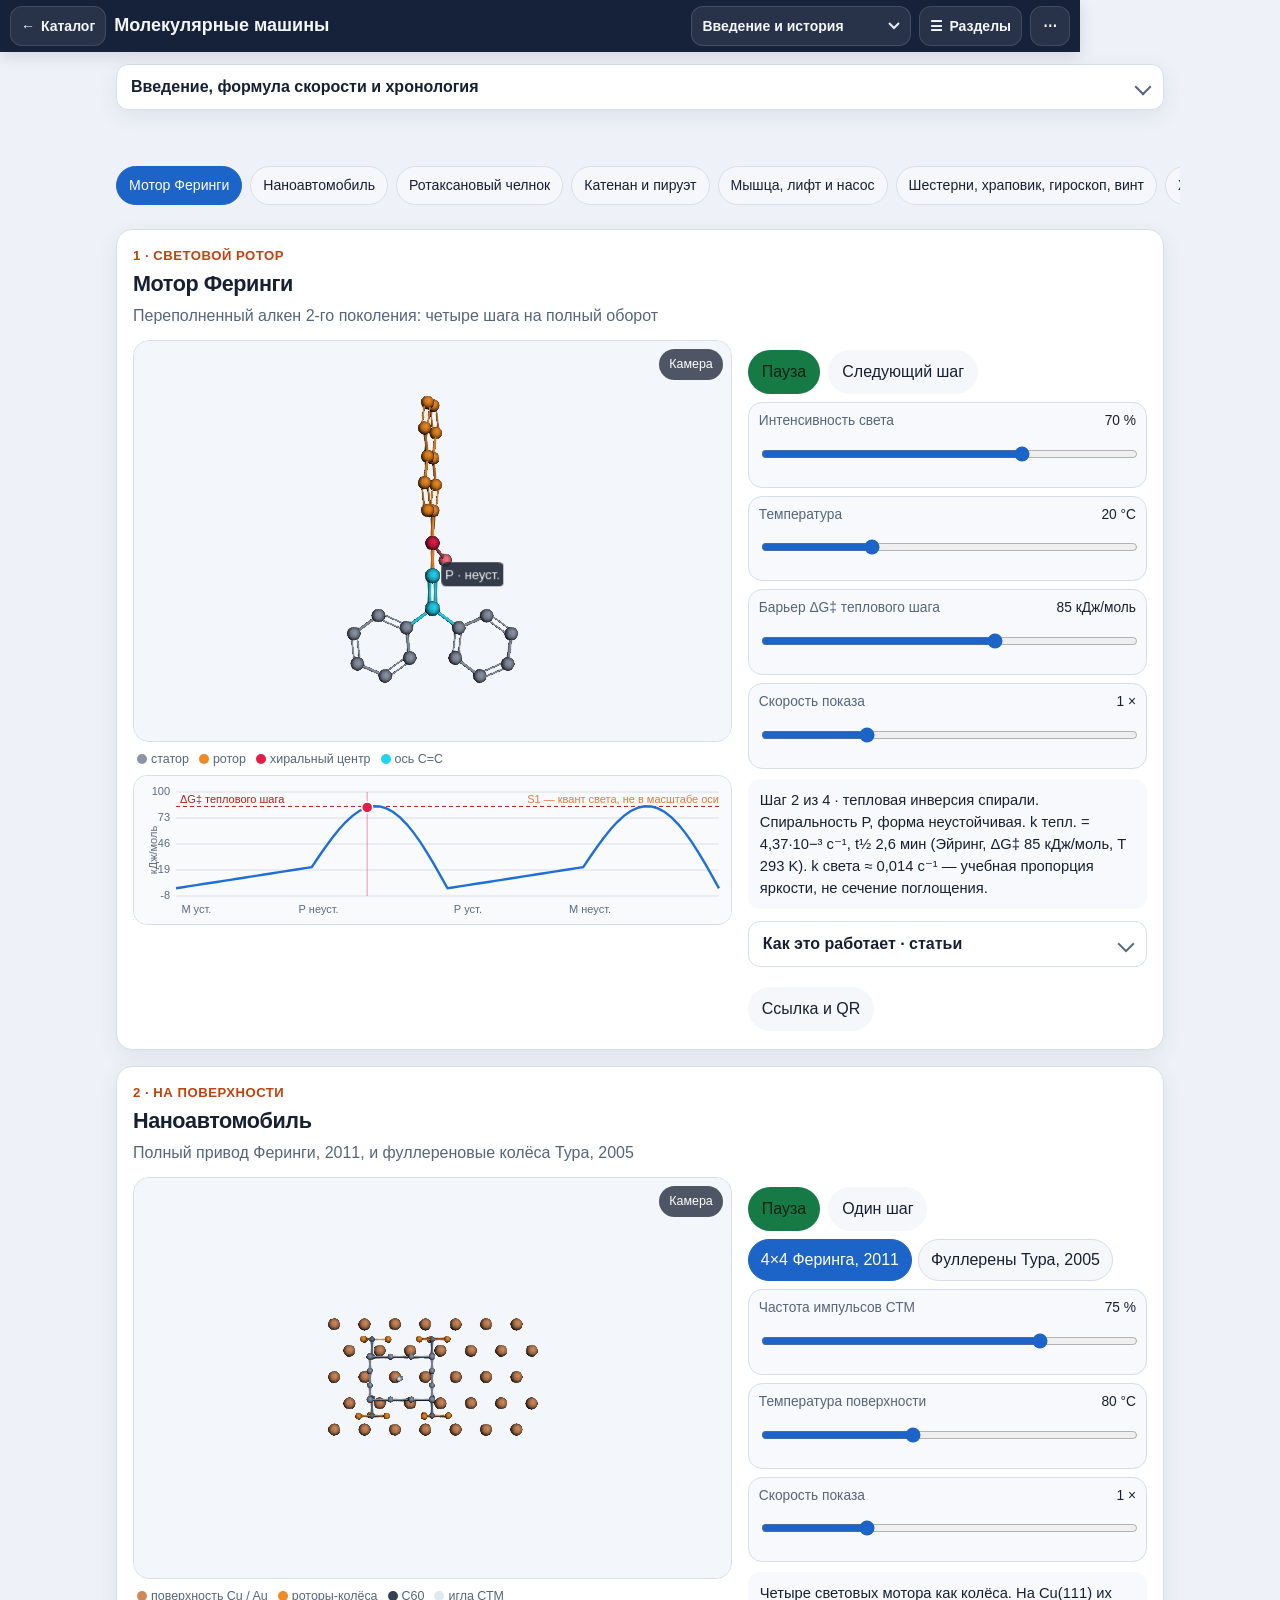
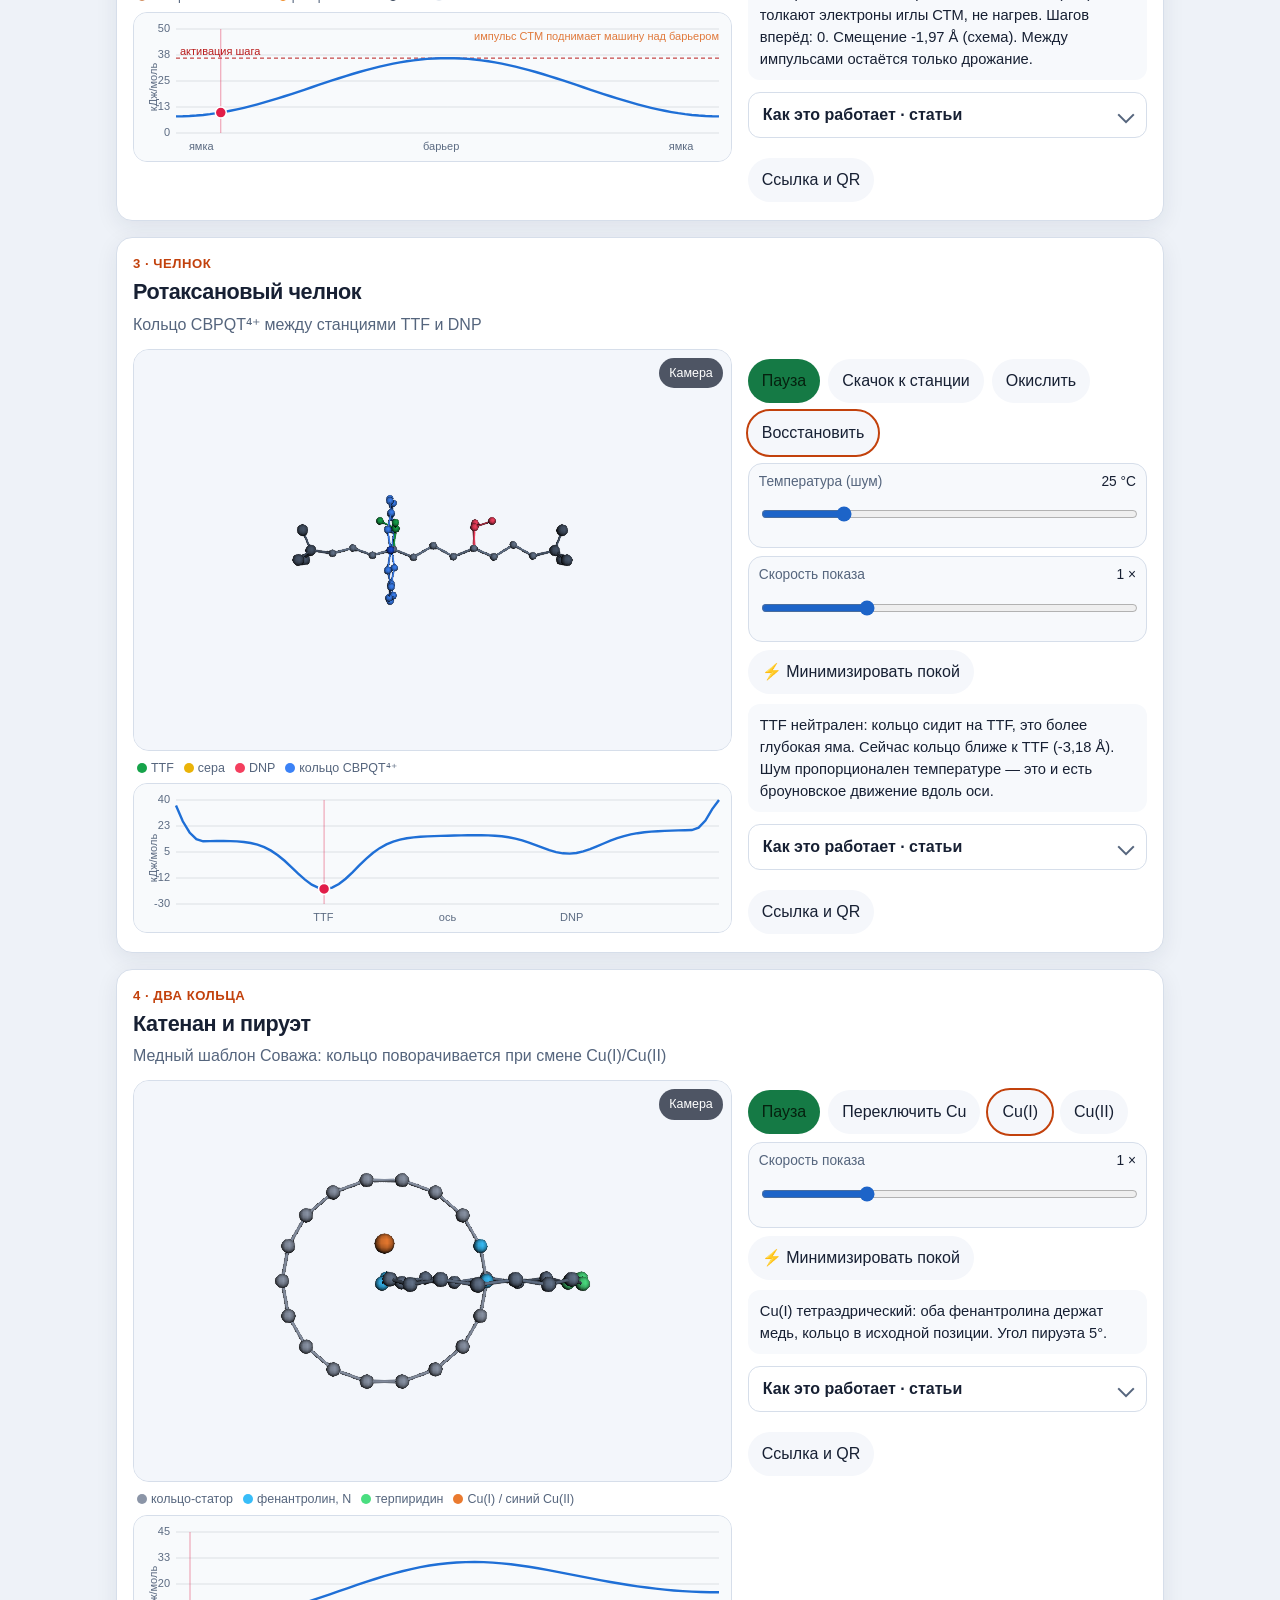
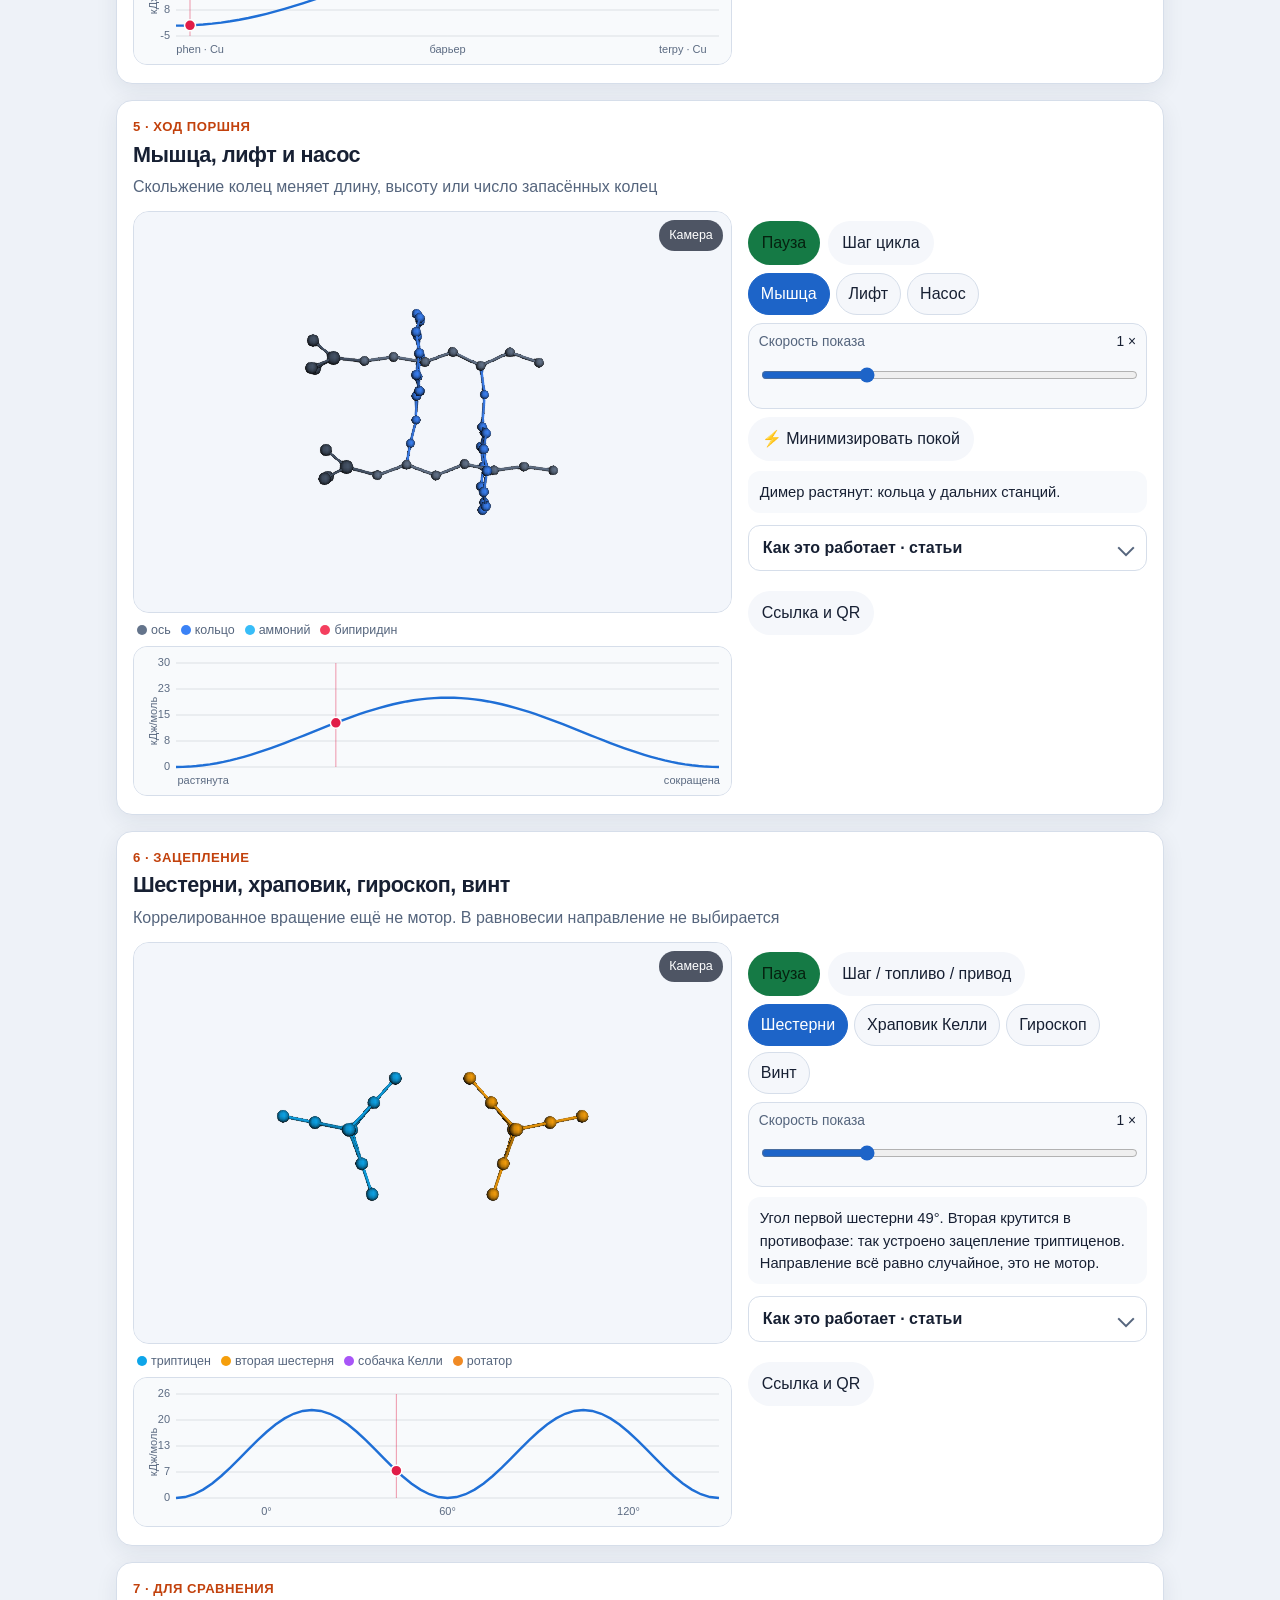
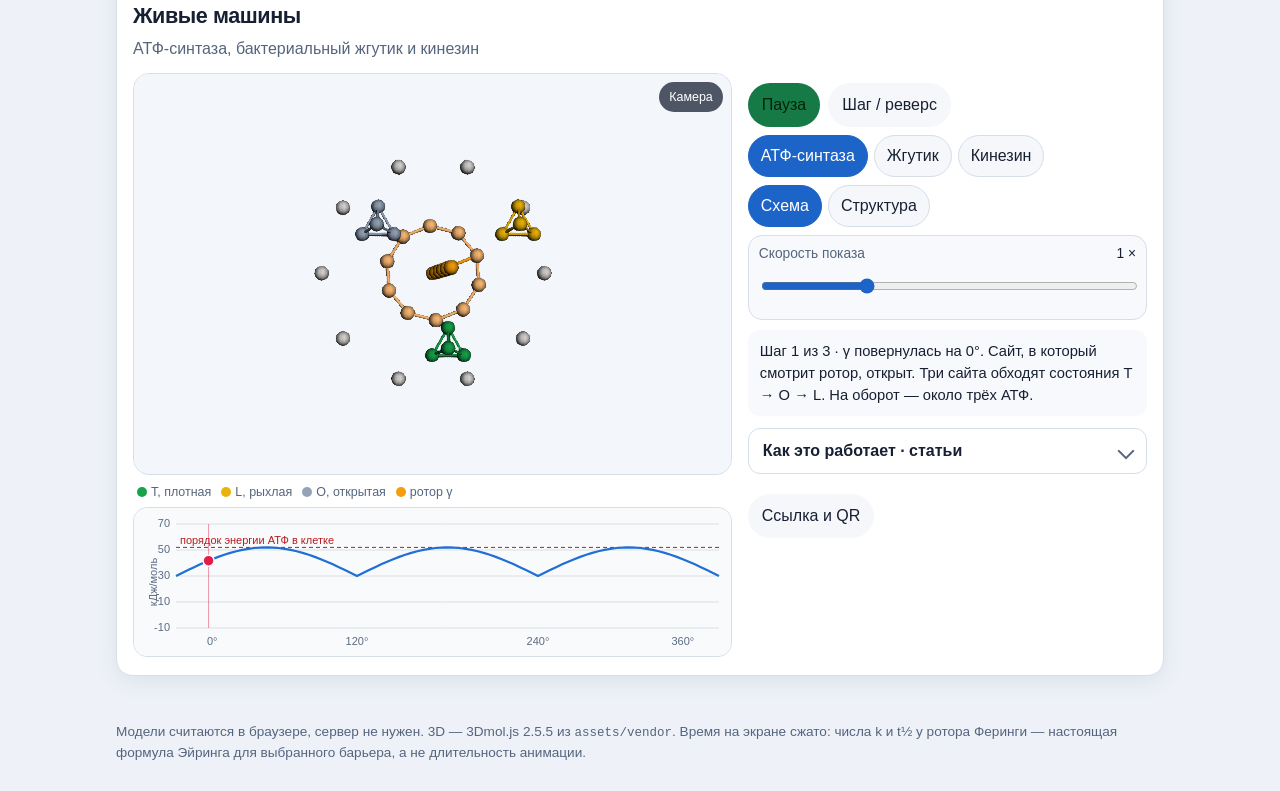
<file: machines.html>
<!doctype html>
<html lang="ru">
<head>
<meta charset="utf-8">
<meta name="viewport" content="width=device-width, initial-scale=1, viewport-fit=cover">
<meta name="theme-color" content="#1f2a44">
<link rel="icon" href="data:image/svg+xml,%3Csvg xmlns='http://www.w3.org/2000/svg' viewBox='0 0 64 64'%3E%3Ccircle cx='20' cy='40' r='12' fill='%23e07a3d'/%3E%3Ccircle cx='44' cy='22' r='10' fill='%231f6fd6'/%3E%3Cpath d='M20 40L44 22' stroke='%23555' stroke-width='6'/%3E%3C/svg%3E">
<title>Молекулярные машины</title>
<link rel="stylesheet" href="assets/machines/machines.css">
<link rel="stylesheet" href="assets/ui/theme.css">
</head>
<body>
<header class="top">
  <div class="brand">
    <div class="crumbs">
      <a href="./">← Каталог</a>
    </div>
    <h1>Молекулярные машины</h1>
  </div>
  <button type="button" class="icon-btn" id="theme" data-ui-more>Тема</button>
</header>
<a href="teacher.html" data-ui-more>Страница учителя</a>
<div class="wrap">
  <details class="lead ui-fold" data-fold="intro" id="intro" data-ui-sec="Введение и история">
  <summary>Введение, формула скорости и хронология</summary>
  <section>
    <p>В 2016 году Нобелевскую премию по химии получили Жан-Пьер Соваж, Фрейзер Стоддарт и Бернард Феринга — за разработку и синтез молекулярных машин. Ниже учебные модели для телефона: какая часть стоит, какая движется и какая энергия делает движение односторонним.</p>
    <p>Геометрия упрощена (палочки и кольца, не координаты из кристалла). Белковые структуры открываются в общем просмотрщике по коду RCSB, параметр <code>id</code>.</p>
    <span class="formula">k = (k<sub>B</sub>T / h) · exp(−ΔG‡ / RT)</span>
    <p>Так считается константа скорости теплового шага. Крутите модель пальцем. Кнопки под сценой меняют химическое состояние, ползунки — свет, температуру и скорость показа. Ссылка вида <code>machines.html?m=feringa&amp;step=2</code> открывает конкретную машину и шаг.</p>
    <ol class="tl">
      <li><b>1983 · Соваж</b><span>Катенан, собранный вокруг иона меди.</span></li>
      <li><b>1991 · Стоддарт</b><span>Молекулярный челнок: кольцо ходит по оси.</span></li>
      <li><b>1994</b><span>Редокс-челнок и пируэт катенана.</span></li>
      <li><b>1997 · Келли</b><span>Храповик, который в равновесии не едет.</span></li>
      <li><b>1999 · Феринга</b><span>Световой односторонний ротор. У Келли — 120° за счёт химии.</span></li>
      <li><b>2000</b><span>Молекулярная мышца, димер-ромашка.</span></li>
      <li><b>2004</b><span>Молекулярный лифт на кислоте и основании.</span></li>
      <li><b>2005 · Тур</b><span>Наноавтомобиль на колёсах из C60.</span></li>
      <li><b>2011 · Феринга</b><span>Полный привод: четыре мотора на меди.</span></li>
      <li><b>2015</b><span>Искусственный молекулярный насос.</span></li>
      <li><b>2016</b><span>Нобелевская премия по химии.</span></li>
      <li><b>2017 · Тулуза</b><span>Nanocar Race: гонка одномолекулярных машин под иглой СТМ.</span></li>
    </ol>
  </section>
  </details>
</div>
<nav class="toc" id="toc" aria-label="Машины"></nav>
<main class="wrap" id="list"></main>
<p class="wrap foot">Модели считаются в браузере, сервер не нужен. 3D — 3Dmol.js 2.5.5 из <code>assets/vendor</code>. Время на экране сжато: числа k и t½ у ротора Феринги — настоящая формула Эйринга для выбранного барьера, а не длительность анимации.</p>

<dialog id="share">
  <h3 id="share-title">Ссылка</h3>
  <p>Эту карточку можно открыть на телефоне ученика. В адресе машина и текущий шаг.</p>
  <input id="share-url" readonly>
  <canvas id="qr" width="360" height="360"></canvas>
  <div class="dlg-actions">
    <button type="button" class="btn" id="share-copy">Копировать</button>
    <a class="btn sec" id="share-open" href="machines.html">Открыть</a>
    <button type="button" class="btn sec" id="share-close">Закрыть</button>
  </div>
</dialog>

<script src="assets/supra/ff.js"></script>
<script src="assets/supra/min/library.js"></script>
<script src="assets/vendor/3Dmol-min.js"></script>
<script src="assets/3dmol-direct.js"></script>
<script src="assets/vendor/qrcode.js"></script>
<script src="assets/motion.js"></script>
<script src="assets/machines/engine.js"></script>
<script src="assets/machines/builds.js"></script>
<script src="assets/machines/scenes.js"></script>
<script src="assets/machines/real.js"></script>
<script src="assets/machines/app.js"></script>
<script src="assets/sections.js"></script>
<script src="assets/ui/ui.js"></script>
</body>
</html>
</file>
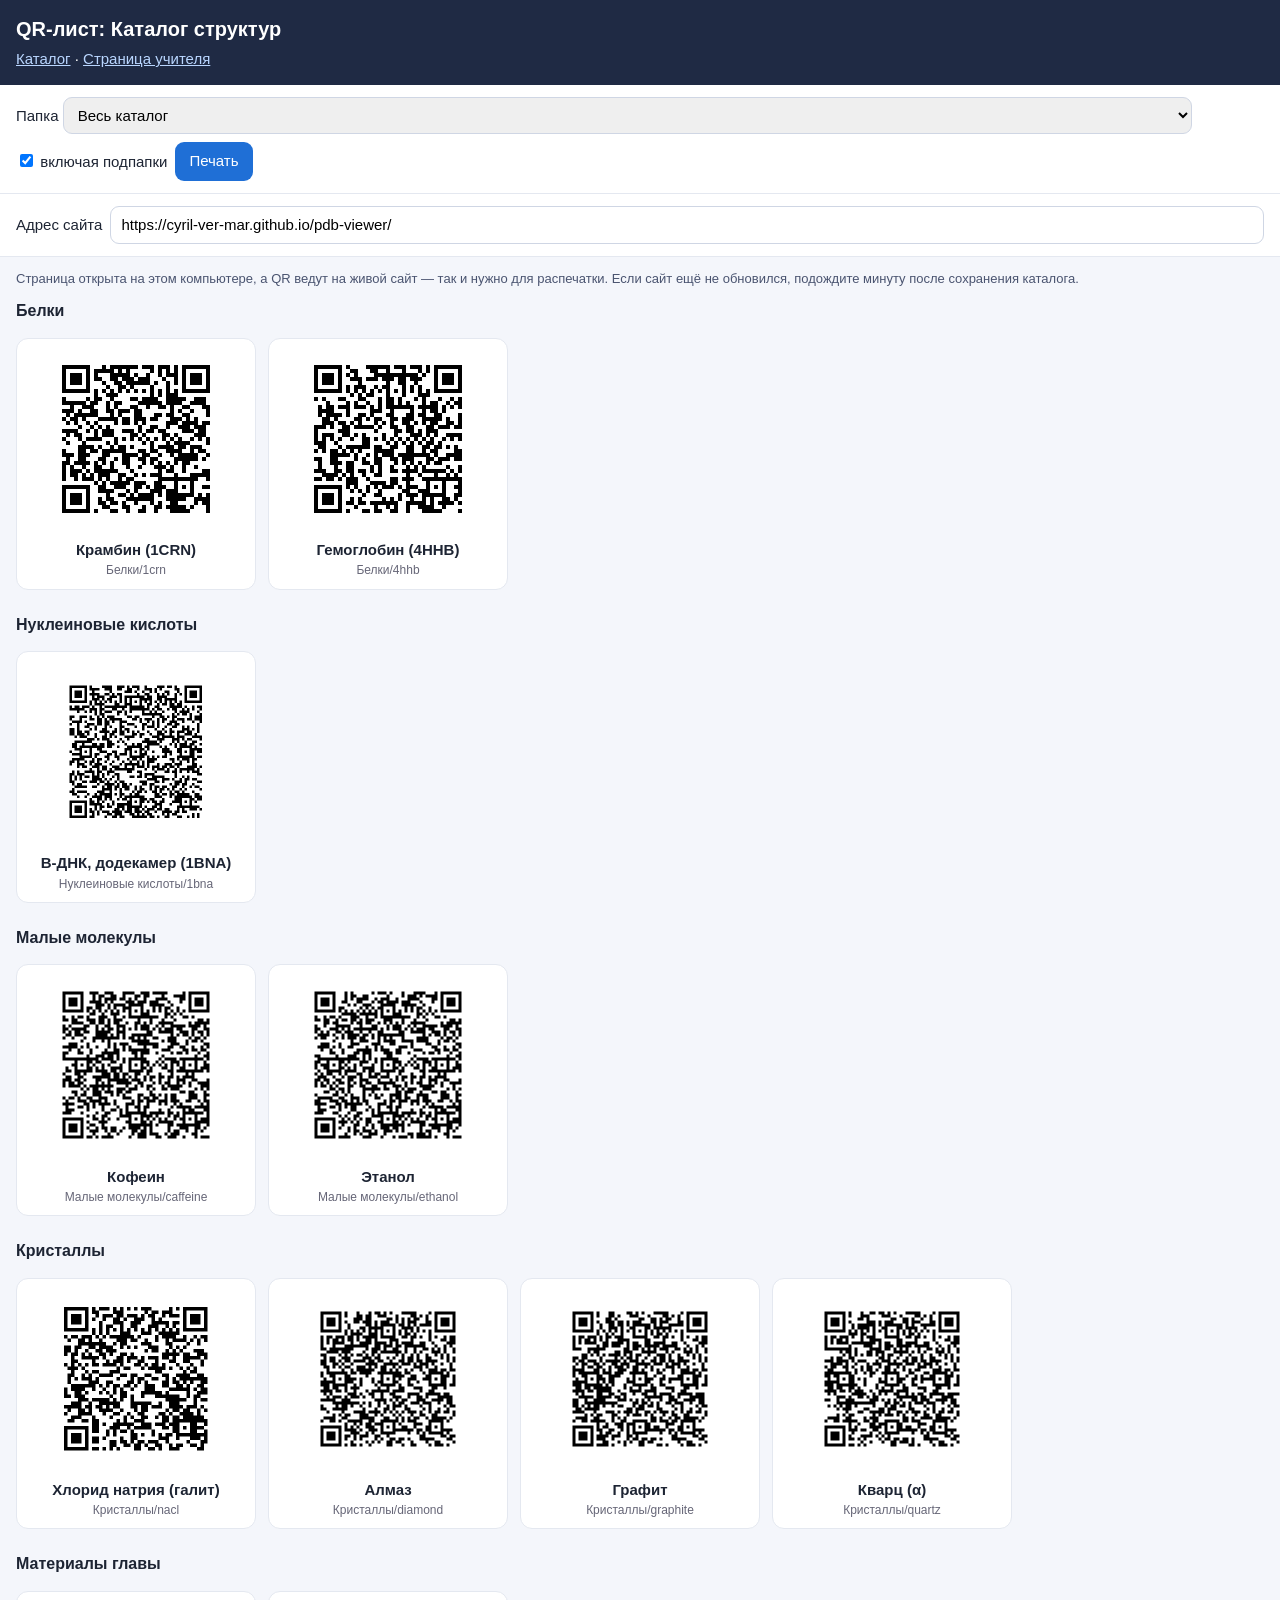
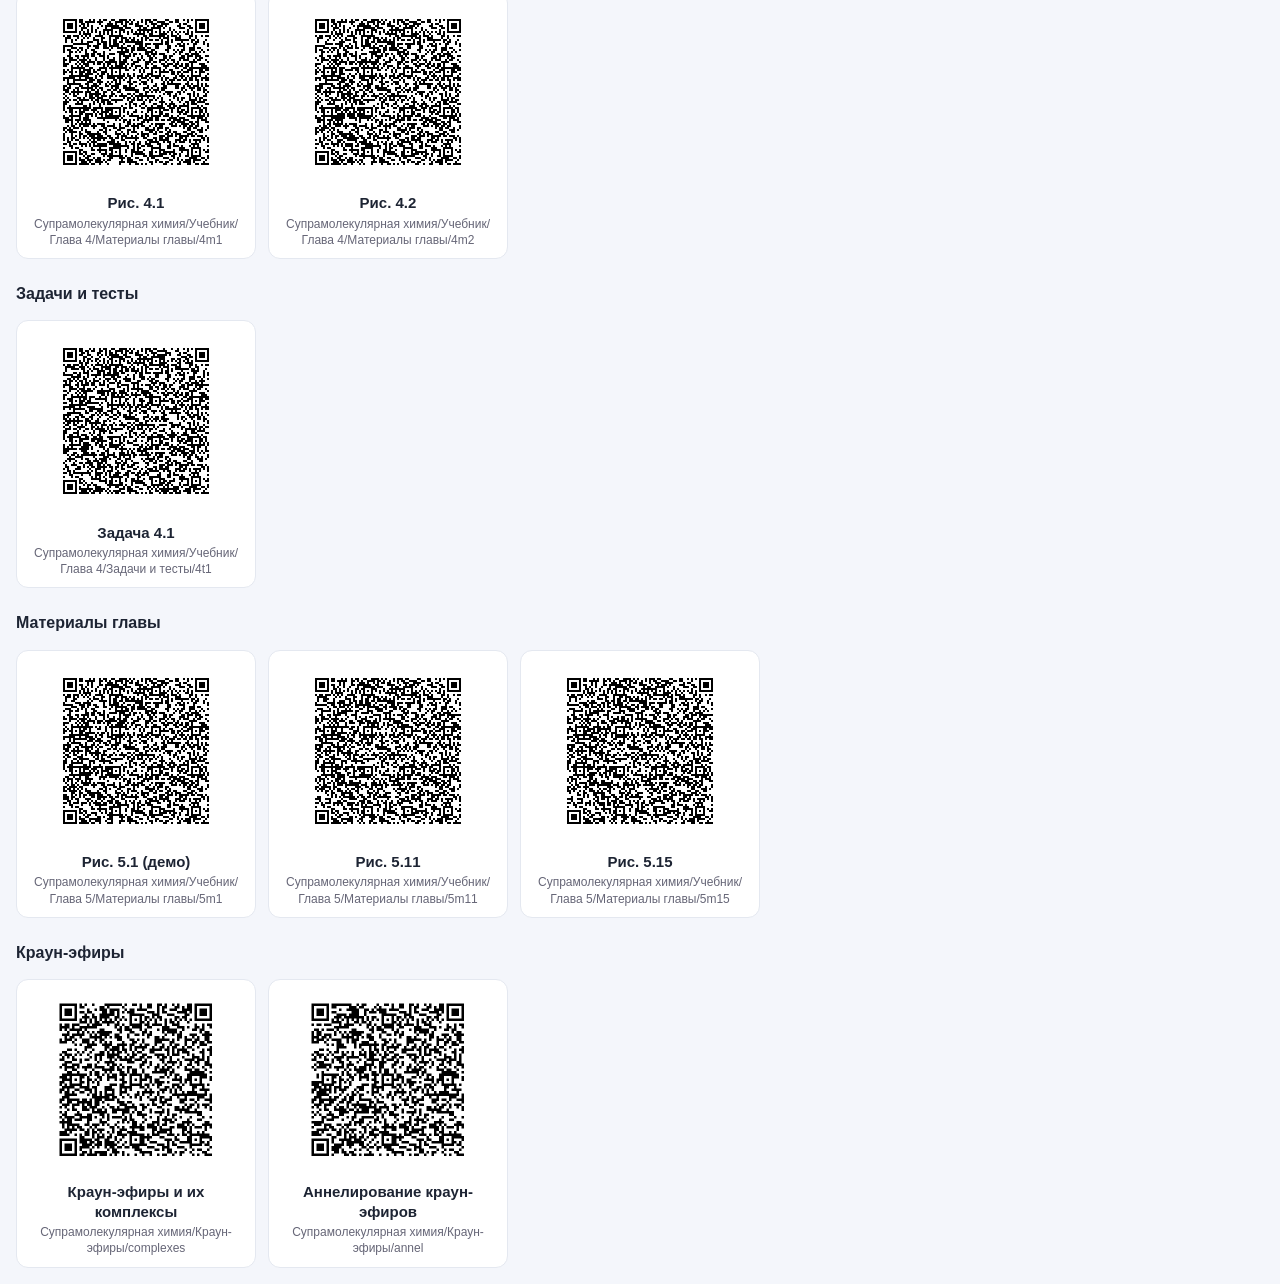
<file: qr.html>
<!doctype html>
<html lang="ru">
<head>
<meta charset="utf-8">
<meta name="viewport" content="width=device-width, initial-scale=1">
<link rel="icon" href="data:image/svg+xml,%3Csvg xmlns='http://www.w3.org/2000/svg' viewBox='0 0 64 64'%3E%3Ccircle cx='20' cy='40' r='12' fill='%23e74c3c'/%3E%3Ccircle cx='44' cy='22' r='12' fill='%233498db'/%3E%3Cpath d='M20 40L44 22' stroke='%23555' stroke-width='6'/%3E%3C/svg%3E">
<title>QR-лист для печати</title>
<style>
  * { box-sizing: border-box; }
  body { margin: 0; font: 15px/1.35 -apple-system, BlinkMacSystemFont, "Segoe UI", Roboto, Arial, sans-serif; color: #1d2433; background: #f4f6fb; }
  header { padding: 16px; background: #1f2a44; color: #fff; }
  header h1 { font-size: 20px; margin: 0 0 6px; }
  header a { color: #b9d6ff; }
  .bar { display: flex; flex-wrap: wrap; gap: 8px; align-items: center; padding: 12px 16px; background: #fff; border-bottom: 1px solid #e4e8f0; }
  .bar input, .bar select { font: inherit; padding: 8px 10px; border: 1px solid #cfd6e4; border-radius: 9px; }
  .bar input[type=url] { flex: 1; min-width: 220px; }
  .btn { background: #1f6fd6; color: #fff; border: 0; border-radius: 9px; padding: 9px 14px; font: inherit; cursor: pointer; text-decoration: none; }
  .btn.sec { background: #e8edf6; color: #1d2433; }
  .note { color: #4a5470; font-size: 13px; padding: 0 16px; }
  .grid { display: grid; grid-template-columns: repeat(auto-fill, minmax(220px, 1fr)); gap: 12px; padding: 16px; }
  .tile { background: #fff; border: 1px solid #e4e8f0; border-radius: 12px; padding: 10px; text-align: center; break-inside: avoid; page-break-inside: avoid; }
  .tile canvas { width: 180px; height: 180px; }
  .tile b { display: block; margin-top: 6px; font-size: 15px; }
  .tile span { display: block; color: #667; font-size: 12px; margin-top: 2px; }
  h2.sec { margin: 8px 16px 0; font-size: 16px; }
  @media print {
    body { background: #fff; }
    header, .bar, .note, .noprint { display: none !important; }
    .grid { padding: 0; gap: 8px; grid-template-columns: repeat(3, 1fr); }
    .tile { border-color: #ccc; }
    @page { margin: 12mm; }
  }
</style>
</head>
<body>
<header>
  <h1 id="h">QR-лист</h1>
  <a href="./">Каталог</a> · <a href="teacher.html">Страница учителя</a>
</header>
<div class="bar noprint">
  <label>Папка <select id="folder"></select></label>
  <label><input type="checkbox" id="nested" checked> включая подпапки</label>
  <button class="btn" id="print" type="button">Печать</button>
</div>
<div class="bar noprint">
  <label style="flex:1;display:flex;gap:8px;align-items:center">Адрес сайта <input type="url" id="base"></label>
</div>
<p class="note" id="hint"></p>
<div id="sheets"></div>
<script src="assets/vendor/qrcode.js"></script>
<script>window.qrcode || document.write('<script src="https://cdn.jsdelivr.net/npm/qrcode-generator@2.0.4/dist/qrcode.js"><\/script>')</script>
<script src="assets/core.js"></script>
<script>
(function () {
  'use strict';
  const $ = id => document.getElementById(id);
  const params = new URLSearchParams(location.search);
  let index = null;
  const base0 = new URL('./', location.href).href;
  $('base').value = /localhost|127\.0\.0\.1/.test(location.hostname) ? 'https://cyril-ver-mar.github.io/pdb-viewer/' : base0;

  function folders(node, acc) {
    acc = acc || [];
    for (const f of node.folders || []) { acc.push(f); folders(f, acc); }
    return acc;
  }
  function entriesUnder(node, nested, acc) {
    acc = acc || [];
    for (const e of node.entries || []) acc.push(e);
    if (nested) for (const f of node.folders || []) entriesUnder(f, true, acc);
    return acc;
  }
  function absLink(entry) {
    let b = $('base').value.trim();
    if (/\.html?$/.test(b)) b = b.replace(/[^/]+$/, '');
    if (!b.endsWith('/')) b += '/';
    return b + PV.entryHref(entry.path);
  }
  function draw(canvas, text) {
    const ctx = canvas.getContext('2d');
    const W = canvas.width;
    ctx.fillStyle = '#fff'; ctx.fillRect(0, 0, W, W);
    const nBytes = new TextEncoder().encode(text).length;
    const q = qrcode(0, nBytes < 500 ? 'M' : 'L');
    q.addData(text, 'Byte'); q.make();
    const n = q.getModuleCount(), quiet = 4;
    const cell = Math.floor(W / (n + quiet * 2)) || 1;
    const off = Math.floor((W - cell * n) / 2);
    ctx.fillStyle = '#000';
    for (let r = 0; r < n; r++) for (let c = 0; c < n; c++) if (q.isDark(r, c)) ctx.fillRect(off + c * cell, off + r * cell, cell, cell);
  }
  function render() {
    const path = $('folder').value;
    const node = path ? PV.findFolder(index, path) : index.tree;
    const host = $('sheets');
    host.innerHTML = '';
    if (!node) { host.textContent = 'Папка не найдена.'; return; }
    $('h').textContent = 'QR-лист: ' + (node.title || 'Каталог');
    document.title = $('h').textContent;
    const groups = [];
    if ((node.entries || []).length) groups.push({ title: node.title || 'Каталог', entries: node.entries });
    if ($('nested').checked) {
      for (const f of folders(node)) if ((f.entries || []).length) groups.push({ title: f.title || f.path, entries: f.entries });
    }
    let total = 0;
    for (const g of groups) {
      const h = document.createElement('h2'); h.className = 'sec'; h.textContent = g.title; host.appendChild(h);
      const grid = document.createElement('div'); grid.className = 'grid';
      for (const e of g.entries) {
        const tile = document.createElement('div'); tile.className = 'tile';
        const canvas = document.createElement('canvas'); canvas.width = 360; canvas.height = 360;
        draw(canvas, absLink(e));
        const b = document.createElement('b'); b.textContent = e.title || e.slug;
        const s = document.createElement('span'); s.textContent = e.path;
        tile.append(canvas, b, s); grid.appendChild(tile); total++;
      }
      host.appendChild(grid);
    }
    if (!total) host.innerHTML = '<p class="note">В этой папке нет записей.</p>';
    const local = /localhost|127\.0\.0\.1/.test(location.hostname);
    $('hint').textContent = local && $('base').value.includes('github.io')
      ? 'Страница открыта на этом компьютере, а QR ведут на живой сайт — так и нужно для распечатки. Если сайт ещё не обновился, подождите минуту после сохранения каталога.'
      : 'Каждый QR открывает запись каталога (?e=…). Настройки можно потом поменять в _entries.json — ссылка и QR останутся теми же. Напечатайте лист (кнопка или Ctrl+P).';
  }
  $('print').onclick = () => window.print();
  $('folder').onchange = () => { history.replaceState(null, '', $('folder').value ? '?folder=' + encodeURIComponent($('folder').value) : 'qr.html'); render(); };
  $('nested').onchange = render;
  $('base').onchange = render;
  PV.loadIndex().then(j => {
    index = j;
    const sel = $('folder');
    sel.add(new Option('Весь каталог', ''));
    for (const f of folders(j.tree || {})) sel.add(new Option(f.title + '  ·  ' + f.path, f.path));
    const want = params.get('folder') || '';
    if ([...sel.options].some(o => o.value === want)) sel.value = want;
    render();
  });
})();
</script>
</body>
</html>
</file>
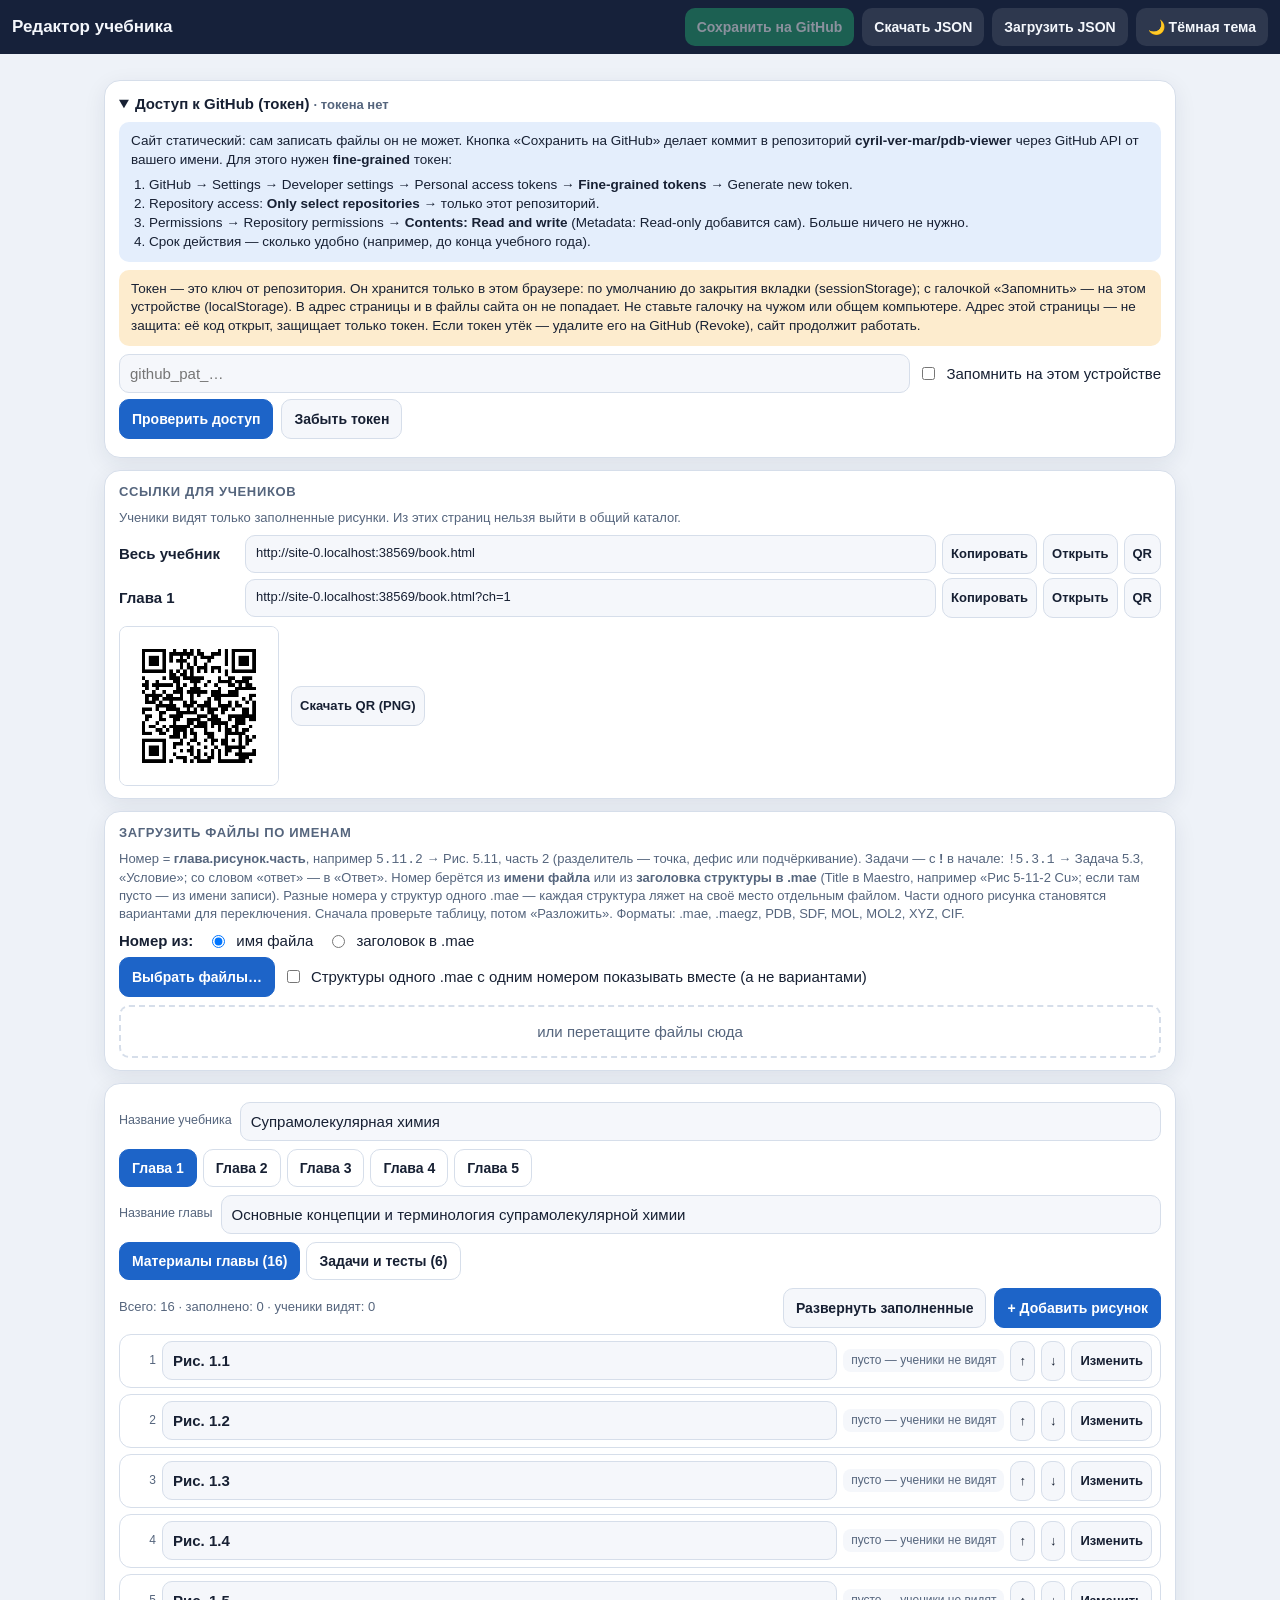
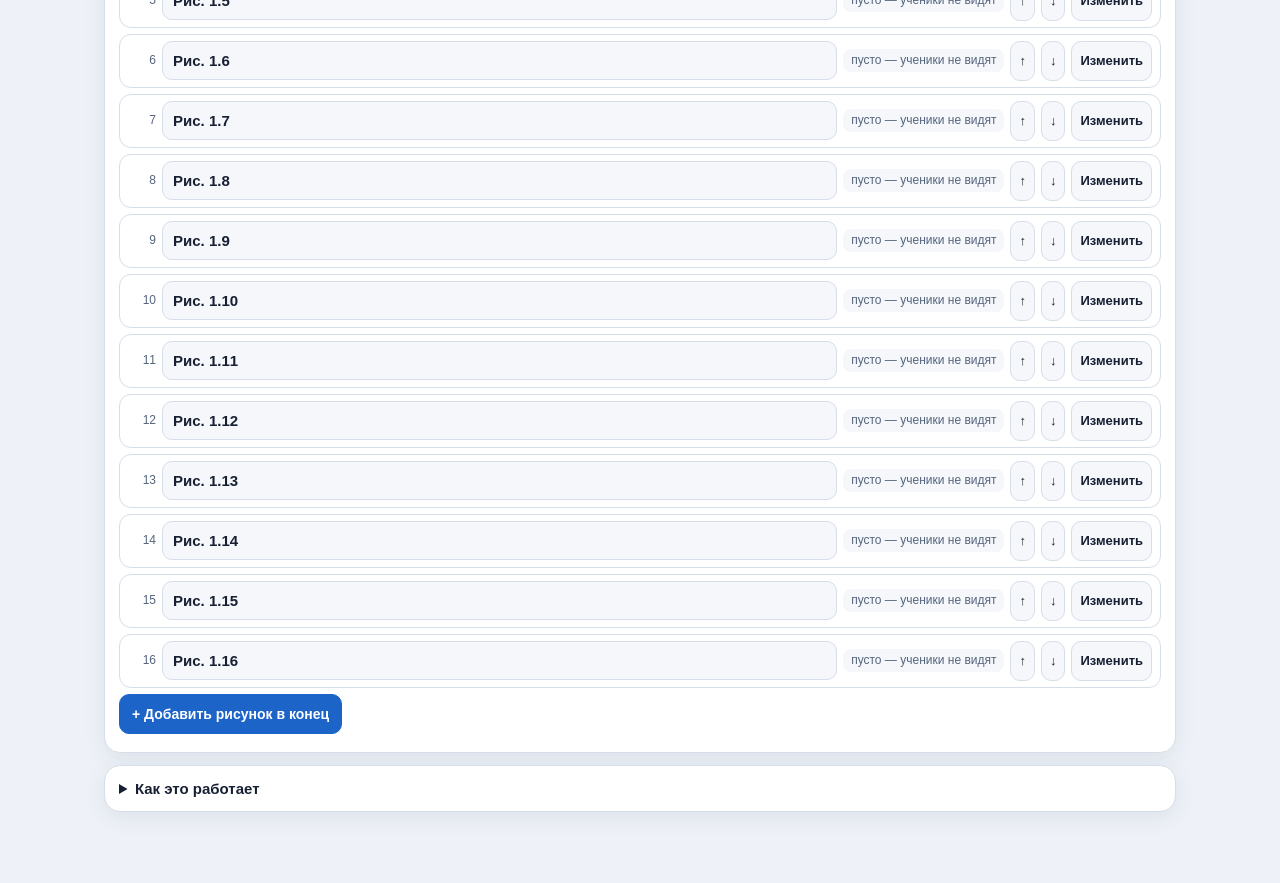
<file: redaktor-uchebnika-q7m4.html>
<!doctype html>
<html lang="ru">
<head>
<meta charset="utf-8">
<meta name="viewport" content="width=device-width, initial-scale=1, viewport-fit=cover">
<meta name="theme-color" content="#16213a">
<meta name="robots" content="noindex, nofollow">
<meta name="referrer" content="no-referrer">
<title>Редактор учебника</title>
<link rel="stylesheet" href="assets/ui/theme.css">
<script>
(function () {
  try {
    var t = localStorage.getItem('ui-theme');
    if (t !== 'dark' && t !== 'light') t = matchMedia('(prefers-color-scheme: dark)').matches ? 'dark' : 'light';
    document.documentElement.setAttribute('data-theme', t);
  } catch (e) { document.documentElement.setAttribute('data-theme', 'light'); }
})();
</script>
<style>
  * { box-sizing: border-box; }
  body { margin: 0; background: var(--ui-bg); color: var(--ui-fg); font: 15px/1.4 var(--ui-font); }
  .bar { position: sticky; top: 0; z-index: 10; display: flex; flex-wrap: wrap; align-items: center; gap: 8px; padding: calc(8px + var(--ui-safe-t)) 12px 8px; background: var(--ui-bar); color: var(--ui-bar-fg); }
  .bar .t { flex: 1 1 160px; font-weight: 700; font-size: 17px; min-width: 0; }
  .bar .st { font-size: 13px; opacity: .85; }
  .bar button, .bar label.btn { color: var(--ui-bar-fg); background: rgba(255,255,255,.1); border: 0; border-radius: 10px; min-height: 38px; padding: 0 12px; font: 600 14px/1 var(--ui-font); cursor: pointer; display: inline-flex; align-items: center; }
  .bar button.save { background: #22a06b; color: #fff; }
  .bar button.save[disabled] { opacity: .5; cursor: default; }
  .wrap { max-width: 1100px; margin: 0 auto; padding: 14px 14px 60px; }
  .box { background: var(--ui-surface); border: 1px solid var(--ui-line); border-radius: var(--ui-r-lg); padding: 12px 14px; margin: 12px 0; box-shadow: var(--ui-shadow); }
  .box > h2 { font-size: 13px; text-transform: uppercase; letter-spacing: .05em; color: var(--ui-muted); margin: 0 0 8px; }
  details.box > summary { cursor: pointer; font-weight: 700; }
  input[type=text], input[type=password], input:not([type]), textarea, select { font: inherit; color: var(--ui-fg); background: var(--ui-surface-2); border: 1px solid var(--ui-line); border-radius: 10px; padding: 8px 10px; min-height: 38px; }
  textarea { width: 100%; min-height: 60px; resize: vertical; }
  select { max-width: 100%; }
  .btn { font: 600 14px/1 var(--ui-font); border: 1px solid var(--ui-line); background: var(--ui-surface-2); color: var(--ui-fg); border-radius: 10px; min-height: 36px; padding: 0 12px; cursor: pointer; display: inline-flex; align-items: center; gap: 4px; text-decoration: none; }
  .btn.pri { background: var(--ui-acc); color: var(--ui-acc-fg); border-color: var(--ui-acc); }
  .btn.dang { color: #c0392b; }
  .btn.sm { min-height: 30px; padding: 0 8px; font-size: 13px; }
  .row { display: flex; flex-wrap: wrap; gap: 8px; align-items: center; margin: 6px 0; }
  .grow { flex: 1 1 200px; min-width: 0; }
  .muted { color: var(--ui-muted); font-size: 13px; }
  .note { font-size: 13.5px; background: var(--ui-acc-soft); border-radius: 10px; padding: 10px 12px; margin: 8px 0; }
  .note.warn { background: color-mix(in srgb, #f59e0b 20%, transparent); }
  .note.err { background: color-mix(in srgb, #e5484d 20%, transparent); }
  .note.ok { background: color-mix(in srgb, #22a06b 20%, transparent); }
  .tabs { display: flex; gap: 6px; flex-wrap: wrap; margin: 8px 0; }
  .tabs button { font: 600 14px/1 var(--ui-font); border: 1px solid var(--ui-line); background: var(--ui-surface); color: var(--ui-fg); border-radius: 10px; min-height: 38px; padding: 0 12px; cursor: pointer; }
  .tabs button[aria-selected=true] { background: var(--ui-acc); color: var(--ui-acc-fg); border-color: var(--ui-acc); }
  .slot { border: 1px solid var(--ui-line); border-radius: 12px; margin: 6px 0; background: var(--ui-surface); }
  .slot.filled { border-left: 5px solid #22a06b; }
  .slot.hid { opacity: .75; }
  .slot .head { display: flex; gap: 6px; align-items: center; padding: 6px 8px; flex-wrap: wrap; }
  .slot .head .num { width: 28px; text-align: right; color: var(--ui-muted); font-size: 12px; }
  .slot .head input.title { flex: 1 1 180px; font-weight: 600; }
  .badge { font-size: 12px; border-radius: 8px; padding: 3px 8px; background: var(--ui-surface-2); color: var(--ui-muted); white-space: nowrap; }
  .slot.filled .badge { background: color-mix(in srgb, #22a06b 18%, transparent); color: inherit; }
  .slot .ed { display: none; padding: 4px 12px 12px; border-top: 1px dashed var(--ui-line); }
  .slot.open .ed { display: block; }
  .part { border: 1px solid var(--ui-line); border-radius: 10px; padding: 8px 10px; margin: 10px 0; background: var(--ui-surface-2); }
  .part > h4 { margin: 0 0 6px; font-size: 14px; }
  .item { display: flex; gap: 6px; flex-wrap: wrap; align-items: center; padding: 6px 0; border-bottom: 1px solid var(--ui-line); }
  .item code { font-size: 12px; color: var(--ui-muted); word-break: break-all; flex: 1 1 160px; }
  .item .pend { font-size: 11px; color: #b45309; }
  .item input.lab { flex: 1 1 160px; }
  label.f { display: block; font-size: 12.5px; color: var(--ui-muted); margin: 8px 0 3px; }
  .qr { display: flex; gap: 12px; flex-wrap: wrap; align-items: center; margin-top: 8px; }
  .qr canvas { width: 160px; height: 160px; border-radius: 8px; border: 1px solid var(--ui-line); background: #fff; }
  .linkrow { display: flex; gap: 6px; align-items: center; flex-wrap: wrap; margin: 4px 0; }
  .linkrow input { flex: 1 1 260px; font-size: 13px; }
  #toast { position: fixed; left: 50%; bottom: 20px; transform: translateX(-50%); background: rgba(20,24,36,.92); color: #fff; padding: 9px 14px; border-radius: 12px; font-size: 14px; z-index: 30; opacity: 0; transition: opacity .2s; pointer-events: none; max-width: 92vw; }
  #toast.show { opacity: 1; }
  .tscroll { overflow-x: auto; margin-top: 10px; -webkit-overflow-scrolling: touch; }
  table.bulk { border-collapse: collapse; width: 100%; font-size: 13px; min-width: 640px; }
  table.bulk th, table.bulk td { border-bottom: 1px solid var(--ui-line); padding: 6px; text-align: left; vertical-align: top; }
  table.bulk th { font-size: 12px; color: var(--ui-muted); font-weight: 600; }
  table.bulk tr.bad td { background: rgba(220, 38, 38, .09); }
  table.bulk tr.bad .msgline { color: #b91c1c; }
  table.bulk .msgline { font-size: 12px; margin-top: 3px; color: #b45309; }
  table.bulk td.repl { color: #b45309; font-weight: 600; }
  table.bulk select { max-width: 190px; font-size: 13px; }
  .srcrow { gap: 14px; margin: 6px 0; }
  @media (max-width: 700px) {
    table.bulk { min-width: 0; }
    table.bulk thead { display: none; }
    table.bulk tr { display: block; border: 1px solid var(--ui-line); border-radius: 10px; margin: 8px 0; padding: 6px 8px; }
    table.bulk td { display: block; border: 0; padding: 3px 0; }
    table.bulk td::before { content: attr(data-label); display: block; font-size: 11px; color: var(--ui-muted); font-weight: 600; text-transform: uppercase; letter-spacing: .02em; }
    table.bulk tr.bad { background: rgba(220, 38, 38, .09); }
    table.bulk tr.bad td { background: none; }
    table.bulk select { max-width: 100%; width: 100%; }
  }
  .hidden { display: none !important; }
  @media (max-width: 700px) {
    .bar { position: static; }
    .bar .st { display: block; }
    .bar button.save { position: fixed; right: 12px; bottom: calc(12px + var(--ui-safe-b)); z-index: 20; min-height: 48px; box-shadow: 0 6px 20px rgba(0,0,0,.3); }
    .bar button.save[disabled] { display: none; }
  }
</style>
</head>
<body>
<div class="bar">
  <div class="t">Редактор учебника <span class="st" id="dirty"></span></div>
  <button type="button" class="save" id="bSave" disabled>Сохранить на GitHub</button>
  <button type="button" id="bExport">Скачать JSON</button>
  <label class="btn" for="fImport">Загрузить JSON</label><input type="file" id="fImport" accept=".json,application/json" hidden>
  <button type="button" data-ui-theme>Тема</button>
</div>
<main class="wrap">
  <div id="msg"></div>

  <details class="box" id="tokBox">
    <summary>Доступ к GitHub (токен) <span class="muted" id="tokState"></span></summary>
    <div class="note">
      Сайт статический: сам записать файлы он не может. Кнопка «Сохранить на GitHub» делает коммит в репозиторий
      <b id="repoName"></b> через GitHub API от вашего имени. Для этого нужен <b>fine-grained</b> токен:
      <ol style="margin:6px 0 0 18px;padding:0">
        <li>GitHub → Settings → Developer settings → Personal access tokens → <b>Fine-grained tokens</b> → Generate new token.</li>
        <li>Repository access: <b>Only select repositories</b> → только этот репозиторий.</li>
        <li>Permissions → Repository permissions → <b>Contents: Read and write</b> (Metadata: Read-only добавится сам). Больше ничего не нужно.</li>
        <li>Срок действия — сколько удобно (например, до конца учебного года).</li>
      </ol>
    </div>
    <div class="note warn">
      Токен — это ключ от репозитория. Он хранится только в этом браузере: по умолчанию до закрытия вкладки (sessionStorage);
      с галочкой «Запомнить» — на этом устройстве (localStorage). В адрес страницы и в файлы сайта он не попадает.
      Не ставьте галочку на чужом или общем компьютере. Адрес этой страницы — не защита: её код открыт, защищает только токен.
      Если токен утёк — удалите его на GitHub (Revoke), сайт продолжит работать.
    </div>
    <div class="row">
      <input type="password" id="tok" class="grow" placeholder="github_pat_…" autocomplete="off" spellcheck="false">
      <label class="row" style="margin:0"><input type="checkbox" id="tokRemember"> Запомнить на этом устройстве</label>
    </div>
    <div class="row">
      <button type="button" class="btn pri" id="bTokCheck">Проверить доступ</button>
      <button type="button" class="btn" id="bTokForget">Забыть токен</button>
      <span class="muted" id="tokMsg"></span>
    </div>
  </details>

  <div class="box">
    <h2>Ссылки для учеников</h2>
    <p class="muted" style="margin:0 0 6px">Ученики видят только заполненные рисунки. Из этих страниц нельзя выйти в общий каталог.</p>
    <div id="links"></div>
  </div>

  <div class="box" id="bulkBox">
    <h2>Загрузить файлы по именам</h2>
    <p class="muted" style="margin:0 0 6px">Номер = <b>глава.рисунок.часть</b>, например <code>5.11.2</code> → Рис. 5.11, часть 2
      (разделитель — точка, дефис или подчёркивание). Задачи — с <b>!</b> в начале: <code>!5.3.1</code> → Задача 5.3, «Условие»;
      со словом «ответ» — в «Ответ». Номер берётся из <b>имени файла</b> или из <b>заголовка структуры в .mae</b>
      (Title в Maestro, например «Рис 5-11-2 Cu»; если там пусто — из имени записи). Разные номера у структур одного .mae —
      каждая структура ляжет на своё место отдельным файлом. Части одного рисунка становятся вариантами для переключения.
      Сначала проверьте таблицу, потом «Разложить». Форматы: .mae, .maegz, PDB, SDF, MOL, MOL2, XYZ, CIF.</p>
    <div class="row srcrow" role="radiogroup" aria-label="Номер из">
      <b>Номер из:</b>
      <label class="row" style="margin:0"><input type="radio" name="bulkSrc" value="name" checked> имя файла</label>
      <label class="row" style="margin:0"><input type="radio" name="bulkSrc" value="title"> заголовок в .mae</label>
    </div>
    <div class="row">
      <label class="btn pri" for="fBulk">Выбрать файлы…</label><input type="file" id="fBulk" multiple accept=".mae,.maegz,.gz,.pdb,.ent,.sdf,.mol,.mol2,.xyz,.cif,.mmcif,.pqr,.gro" hidden>
      <label class="row" style="margin:0"><input type="checkbox" id="bulkMerge"> Структуры одного .mae с одним номером показывать вместе (а не вариантами)</label>
    </div>
    <div class="drop" id="bulkDrop" style="border:2px dashed var(--ui-line);border-radius:10px;padding:14px;text-align:center;margin-top:8px;color:var(--ui-muted)">или перетащите файлы сюда</div>
    <div id="bulkTable"></div>
    <div class="row hidden" id="bulkActions">
      <button type="button" class="btn pri" id="bBulkApply">Разложить</button>
      <button type="button" class="btn" id="bBulkClear">Очистить список</button>
      <span class="muted">Красные строки — номер не найден там, где выбрано; смотрите пояснение.</span>
    </div>
    <div id="bulkReport"></div>
  </div>

  <div class="box">
    <div class="row"><label class="f" style="margin:0">Название учебника</label><input id="bookTitle" class="grow"></div>
    <div class="tabs" id="chTabs" role="tablist"></div>
    <div class="row"><label class="f" style="margin:0">Название главы</label><input id="chTitle" class="grow"></div>
    <div class="tabs" id="secTabs" role="tablist"></div>
    <div class="row">
      <span class="muted grow" id="secInfo"></span>
      <button type="button" class="btn" id="bExpandAll">Развернуть заполненные</button>
      <button type="button" class="btn pri" id="bAdd">+ Добавить рисунок</button>
    </div>
    <div id="slots"></div>
    <div class="row"><button type="button" class="btn pri" id="bAdd2">+ Добавить рисунок в конец</button></div>
  </div>

  <details class="box">
    <summary>Как это работает</summary>
    <ul class="muted" style="margin:8px 0 0 18px;padding:0;font-size:14px">
      <li>Файлы Maestro (.mae, .maegz) открываются со сценой: цвета атомов, представление (каркас, трубки, шарики и палочки, CPK), скрытые атомы, подписи и связи нулевого порядка (пунктиром). Ученик может переключить «Стиль/Цвета из Maestro» ↔ стандартные в меню «Вид».</li>
      <li>Все названия, подписи и списки структур хранятся в <code>structures/_book/book.json</code>, файлы структур — в <code>structures/_book/files/</code>.</li>
      <li>«Сохранить на GitHub» отправляет один коммит: книгу и все новые файлы. Через 1–2 минуты GitHub Actions опубликует сайт.</li>
      <li>Несколько структур в рисунке — у ученика появится меню «Выбор структуры». «Параметры» дают несколько рядов кнопок, как у краун-эфиров.</li>
      <li>«Готовый набор» — путь к файлу <code>*.set.json</code> от папки structures, например <code>_supra/crown/complexes</code>.</li>
      <li>Источник можно указать без файла: <code>id:1CRN</code> (PDB), <code>cid:2519</code> (PubChem), <code>cod:1000041</code>, <code>e:Белки/1crn</code> (запись каталога), <code>pdb:structures/…/файл.sdf</code>.</li>
      <li>Без токена: «Скачать JSON» → загрузите файл на GitHub в <code>structures/_book/book.json</code> вручную (Add file → Upload files).</li>
    </ul>
  </details>
</main>
<div id="toast"></div>
<script src="assets/sections.js"></script>
<script src="assets/ui/ui.js"></script>
<script src="assets/vendor/qrcode.js"></script>
<script>window.qrcode || document.write('<script src="https://cdn.jsdelivr.net/npm/qrcode-generator@2.0.4/dist/qrcode.js"><\/script>')</script>
<script src="assets/vendor/pako.min.js"></script>
<script src="assets/mae.js"></script>
<script src="assets/book.js"></script>
<script src="assets/book-place.js"></script>
<script src="assets/book-admin.js"></script>
</body>
</html>
</file>
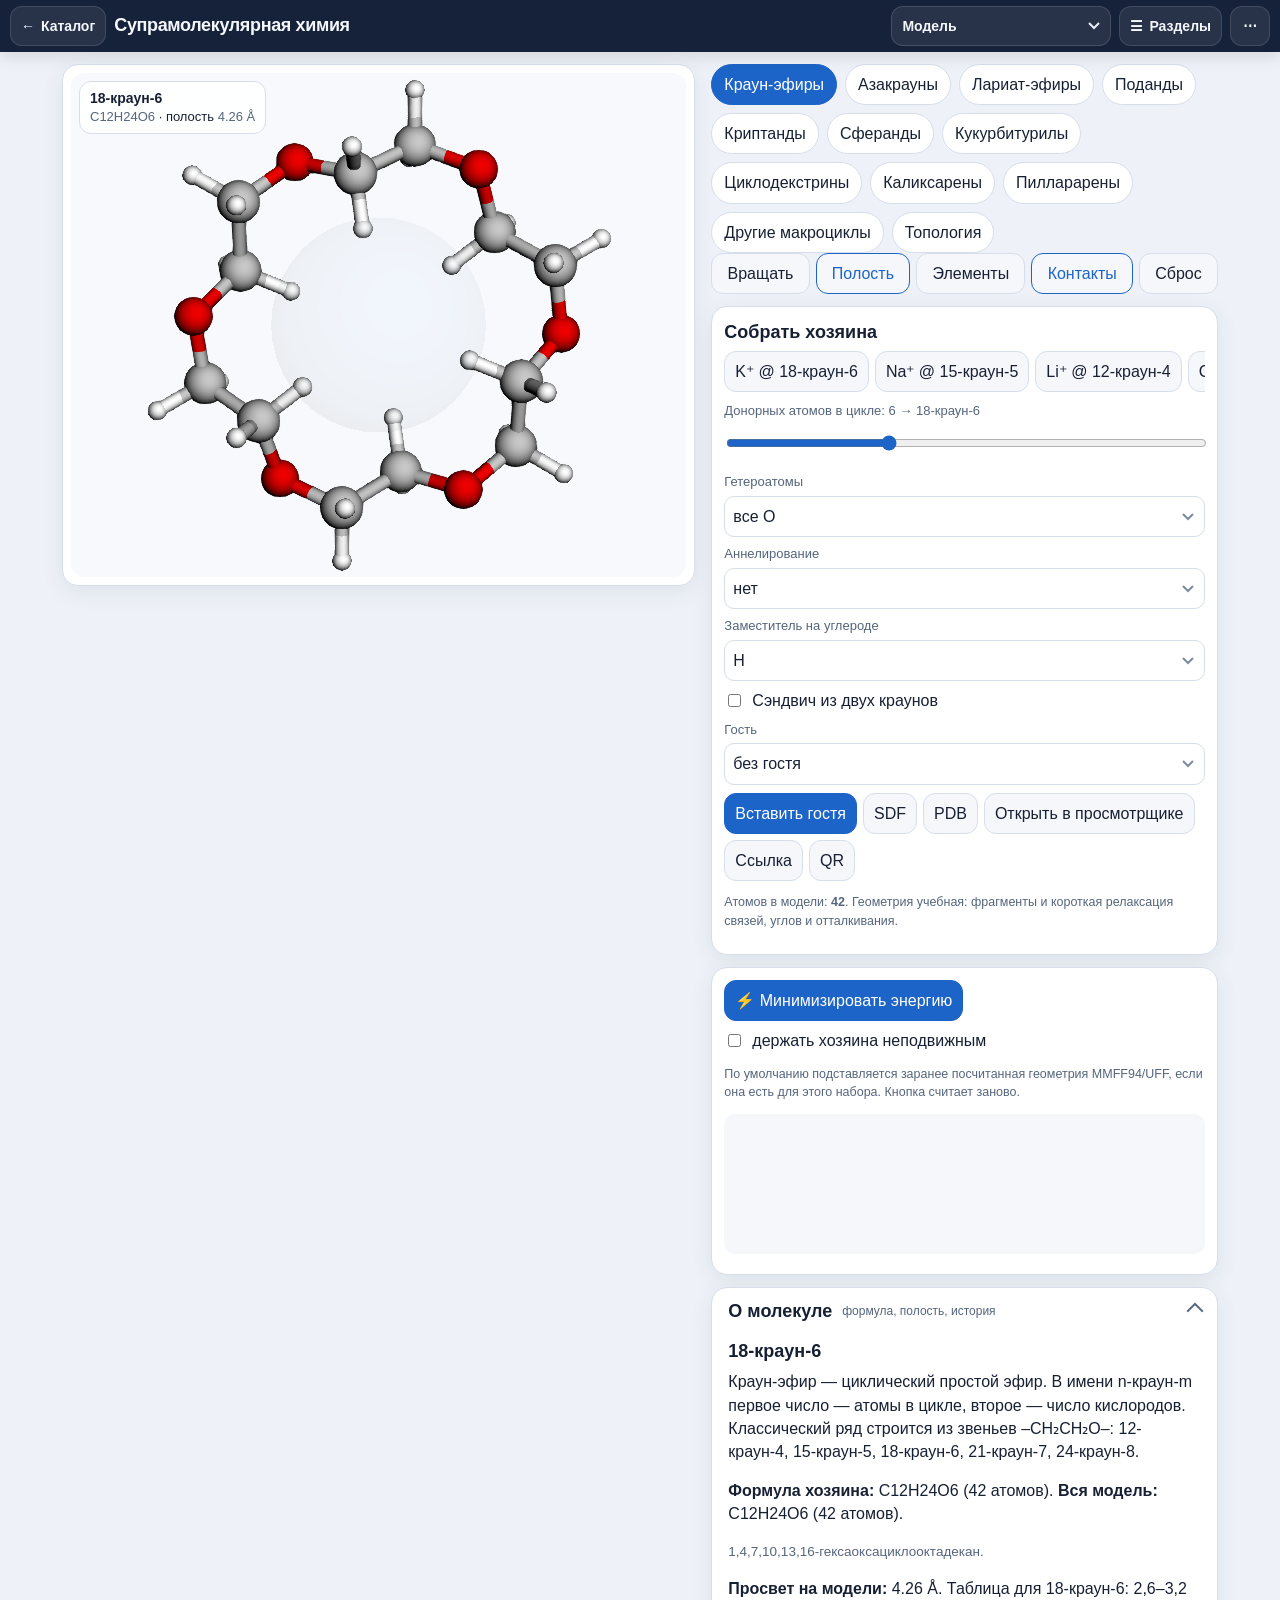
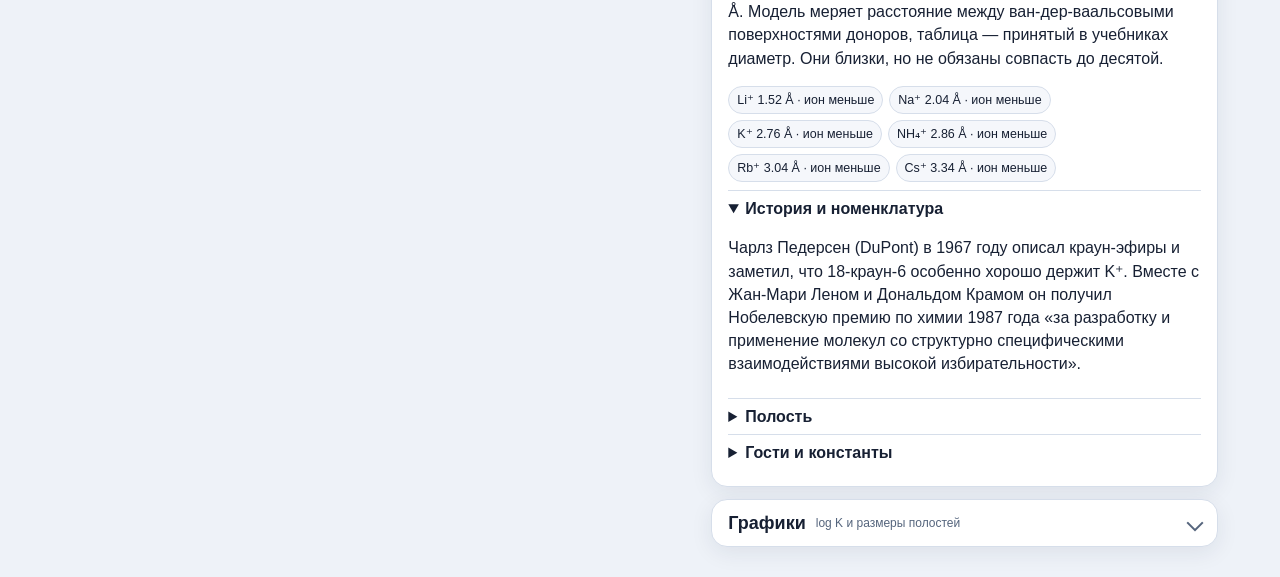
<file: supra.html>
<!doctype html>
<html lang="ru" class="ui">
<head>
<meta charset="utf-8">
<meta name="viewport" content="width=device-width, initial-scale=1, viewport-fit=cover">
<meta name="theme-color" content="#1f2a44">
<link rel="icon" href="data:image/svg+xml,%3Csvg xmlns='http://www.w3.org/2000/svg' viewBox='0 0 64 64'%3E%3Ccircle cx='32' cy='32' r='10' fill='none' stroke='%234da3ff' stroke-width='4'/%3E%3Ccircle cx='32' cy='32' r='22' fill='none' stroke='%23e74c3c' stroke-width='4'/%3E%3C/svg%3E">
<title>Супрамолекулярная химия</title>
<link rel="stylesheet" href="assets/supra/app.css">
<link rel="stylesheet" href="assets/ui/theme.css">
</head>
<body data-ui-title="Супрамолекулярная химия">
<header class="top">
  <div>
    <h1>Супрамолекулярная химия</h1>
    <p>Хозяин, гость и полость — на телефоне и на большом экране</p>
  </div>
  <nav aria-label="Разделы">
    <a href="./">← Каталог</a>
    <a href="teacher.html" data-ui-more>Страница учителя</a>
    <button type="button" class="ghost" id="themeBtn" data-ui-more>Тема: светлая / тёмная</button>
  </nav>
</header>
<div id="err" class="err" hidden style="margin:0 12px 8px"></div>
<main class="layout ui-pane ui-split" id="build">
  <section class="card viewer-card ui-stage" data-ui-sec="Модель">
    <div id="viewer"></div>
    <div class="badge" id="badge">Сборка…</div>
  </section>
  <div class="ui-controls">
    <div class="classbox" data-ui-chips-select="Класс хозяина">
      <nav class="chips" id="classChips" aria-label="Классы хозяев"></nav>
    </div>
    <div class="vtools">
      <button type="button" id="spinBtn">Вращать</button>
      <button type="button" id="cavBtn">Полость</button>
      <button type="button" id="colBtn">Элементы</button>
      <button type="button" id="ixBtn">Контакты</button>
      <button type="button" id="resetBtn">Сброс</button>
    </div>
    <section class="card" id="controls" data-ui-sec="Собрать хозяина"></section>
    <section class="card minbox" id="minBox" data-ui-sec="Минимизация энергии">
      <button type="button" class="btn primary" id="minBtn">⚡ Минимизировать энергию</button>
      <label class="check"><input type="checkbox" id="minFreeze"> держать хозяина неподвижным</label>
      <p class="note" id="minStatus">По умолчанию подставляется заранее посчитанная геометрия MMFF94/UFF, если она есть для этого набора. Кнопка считает заново.</p>
      <canvas id="minPlot" width="640" height="150"></canvas>
      <div class="rowbtns">
        <button type="button" class="btn" id="minUndo" hidden>Отменить минимум</button>
      </div>
    </section>
    <details class="card ui-fold" data-fold="info" open data-ui-sec="О молекуле">
      <summary>О молекуле <small>формула, полость, история</small></summary>
      <div class="ui-fold-body" id="info"></div>
    </details>
    <details class="card ui-fold" data-fold="charts" data-ui-sec="Графики">
      <summary>Графики <small>log K и размеры полостей</small></summary>
      <div class="ui-fold-body" id="charts"></div>
    </details>
  </div>
</main>
<dialog id="qrDialog">
  <form method="dialog">
    <h3 style="margin:0 0 8px">Ссылка на эту модель</h3>
    <canvas id="qrCanvas" width="360" height="360"></canvas>
    <p class="note" id="qrUrl"></p>
    <button class="btn primary" type="submit">Закрыть</button>
  </form>
</dialog>
<script src="assets/vendor/3Dmol-min.js"></script>
<script>window.$3Dmol || document.write('<script src="https://cdn.jsdelivr.net/npm/3dmol@2.5.5/build/3Dmol-min.js"><\/script>')</script>
<script src="assets/3dmol-direct.js"></script>
<script src="assets/vendor/pako.min.js"></script>
<script>window.pako || document.write('<script src="https://cdn.jsdelivr.net/npm/pako@2.1.0/dist/pako.min.js"><\/script>')</script>
<script src="assets/vendor/qrcode.js"></script>
<script>window.qrcode || document.write('<script src="https://cdn.jsdelivr.net/npm/qrcode-generator@1.4.4/qrcode.js"><\/script>')</script>
<script src="assets/chem.js"></script>
<script src="assets/supra/ff.js"></script>
<script src="assets/supra/min/library.js"></script>
<script src="assets/supra/data.js"></script>
<script src="assets/supra/geom.js"></script>
<script src="assets/supra/app.js"></script>
<script src="assets/sections.js"></script>
<script src="assets/ui/ui.js"></script>
</body>
</html>
</file>
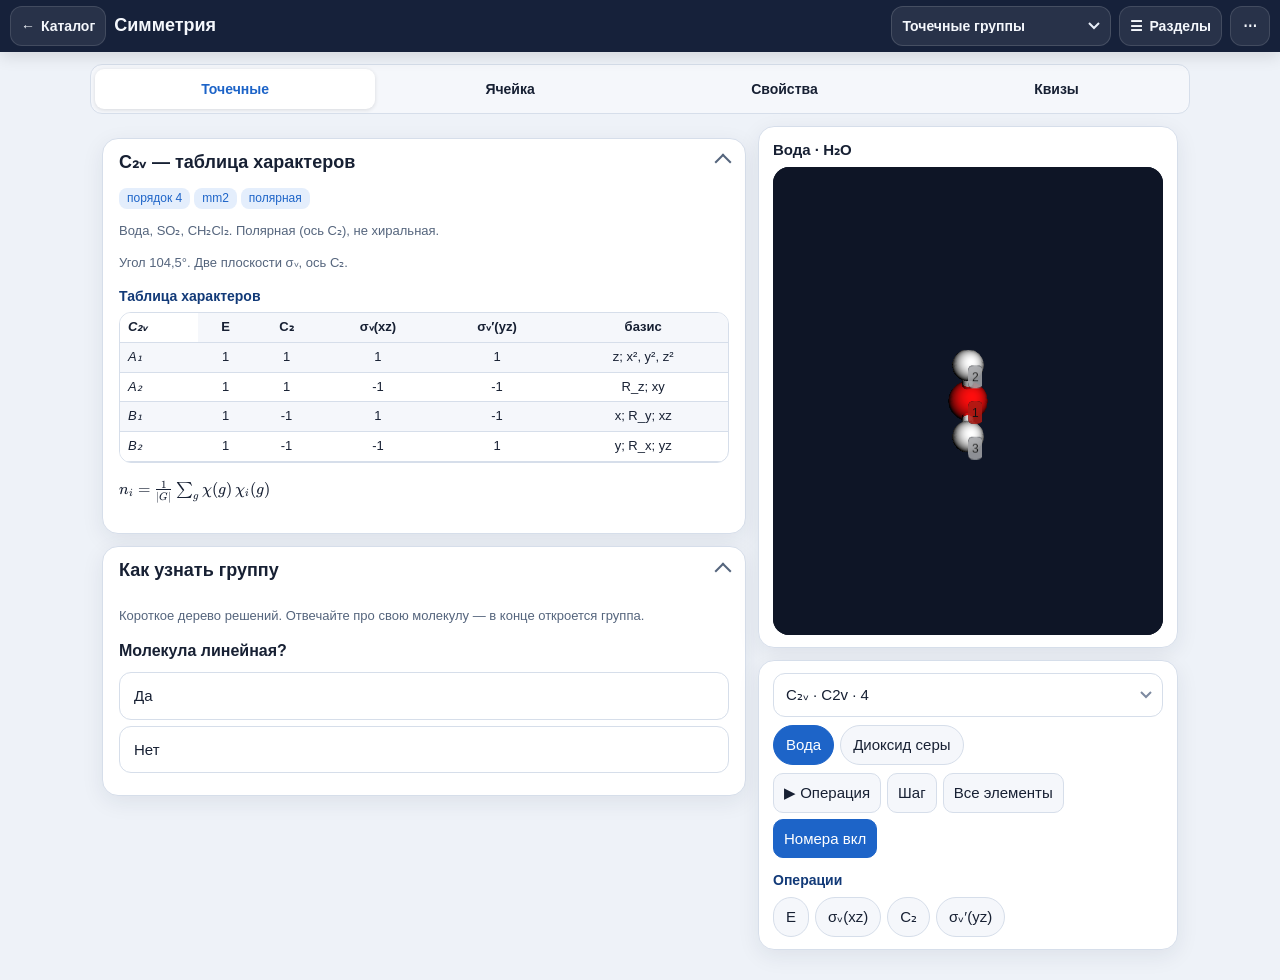
<file: symmetry.html>
<!doctype html>
<html lang="ru" class="ui">
<head>
<meta charset="utf-8">
<meta name="viewport" content="width=device-width, initial-scale=1, viewport-fit=cover">
<meta name="theme-color" content="#162033">
<link rel="icon" href="data:image/svg+xml,%3Csvg xmlns='http://www.w3.org/2000/svg' viewBox='0 0 64 64'%3E%3Ccircle cx='20' cy='40' r='12' fill='%23e74c3c'/%3E%3Ccircle cx='44' cy='22' r='12' fill='%233498db'/%3E%3Cpath d='M20 40L44 22' stroke='%23555' stroke-width='6'/%3E%3C/svg%3E">
<title>Симметрия — точечные и пространственные группы</title>
<link rel="stylesheet" href="assets/vendor/katex/katex.min.css">
<link rel="stylesheet" href="assets/sym/sym.css">
<link rel="stylesheet" href="assets/ui/theme.css">
<script>
(function () {
  try {
    var t = localStorage.getItem('ui-theme');
    if (t !== 'dark' && t !== 'light') t = matchMedia('(prefers-color-scheme: dark)').matches ? 'dark' : 'light';
    document.documentElement.setAttribute('data-theme', t);
  } catch (e) { document.documentElement.setAttribute('data-theme', 'light'); }
})();
</script>
</head>
<body>
<header class="top">
  <div class="row">
    <h1>Симметрия</h1>
    <a class="ghost" href="./">← Каталог</a>
    <button class="ghost" id="bShare" type="button" data-ui-more>Ссылка и QR</button>
  </div>
</header>
<a href="teacher.html" data-ui-more>Страница учителя</a>
<button type="button" data-ui-more data-ui-theme>Тема</button>
<nav class="tabs" id="tabs" role="tablist" aria-label="Вкладки">
  <button type="button" data-tab="pg" data-ui-sec="Точечные группы" data-ui-tab='[data-tab="pg"]'>Точечные</button>
  <button type="button" data-tab="sg" data-ui-sec="Пространственные группы" data-ui-tab='[data-tab="sg"]'>Ячейка</button>
  <button type="button" data-tab="prop" data-ui-sec="Свойства" data-ui-tab='[data-tab="prop"]'>Свойства</button>
  <button type="button" data-tab="quiz" data-ui-sec="Квизы" data-ui-tab='[data-tab="quiz"]'>Квизы</button>
</nav>
<main id="app"></main>
<div id="shareBack" class="back hidden"></div>
<section id="shareSheet" class="sheet hidden" aria-label="Ссылка">
  <h2 style="margin:4px 0 8px">Ссылка на этот экран</h2>
  <canvas id="qr" width="440" height="440"></canvas>
  <p class="linkrow" id="shareUrl"></p>
  <div class="controls">
    <button type="button" id="bCopy">Копировать</button>
    <button type="button" id="shareClose">Закрыть</button>
  </div>
</section>
<script src="assets/vendor/3Dmol-min.js"></script>
<script>window.$3Dmol || document.write('<script src="https://cdn.jsdelivr.net/npm/3dmol@2.5.5/build/3Dmol-min.js"><\/script>')</script>
<script src="assets/3dmol-direct.js"></script>
<script src="assets/vendor/qrcode.js"></script>
<script>window.qrcode || document.write('<script src="https://cdn.jsdelivr.net/npm/qrcode-generator@2.0.4/dist/qrcode.js"><\/script>')</script>
<script src="assets/vendor/katex/katex.min.js"></script>
<script src="assets/sym/sgtable.js"></script>
<script src="assets/sym/hall.js"></script>
<script src="assets/sym/pg.js"></script>
<script src="assets/sym/view.js"></script>
<script src="assets/sym/quiz.js"></script>
<script src="assets/sym/app.js"></script>
<script src="assets/sections.js"></script>
<script src="assets/ui/ui.js"></script>
</body>
</html>
</file>
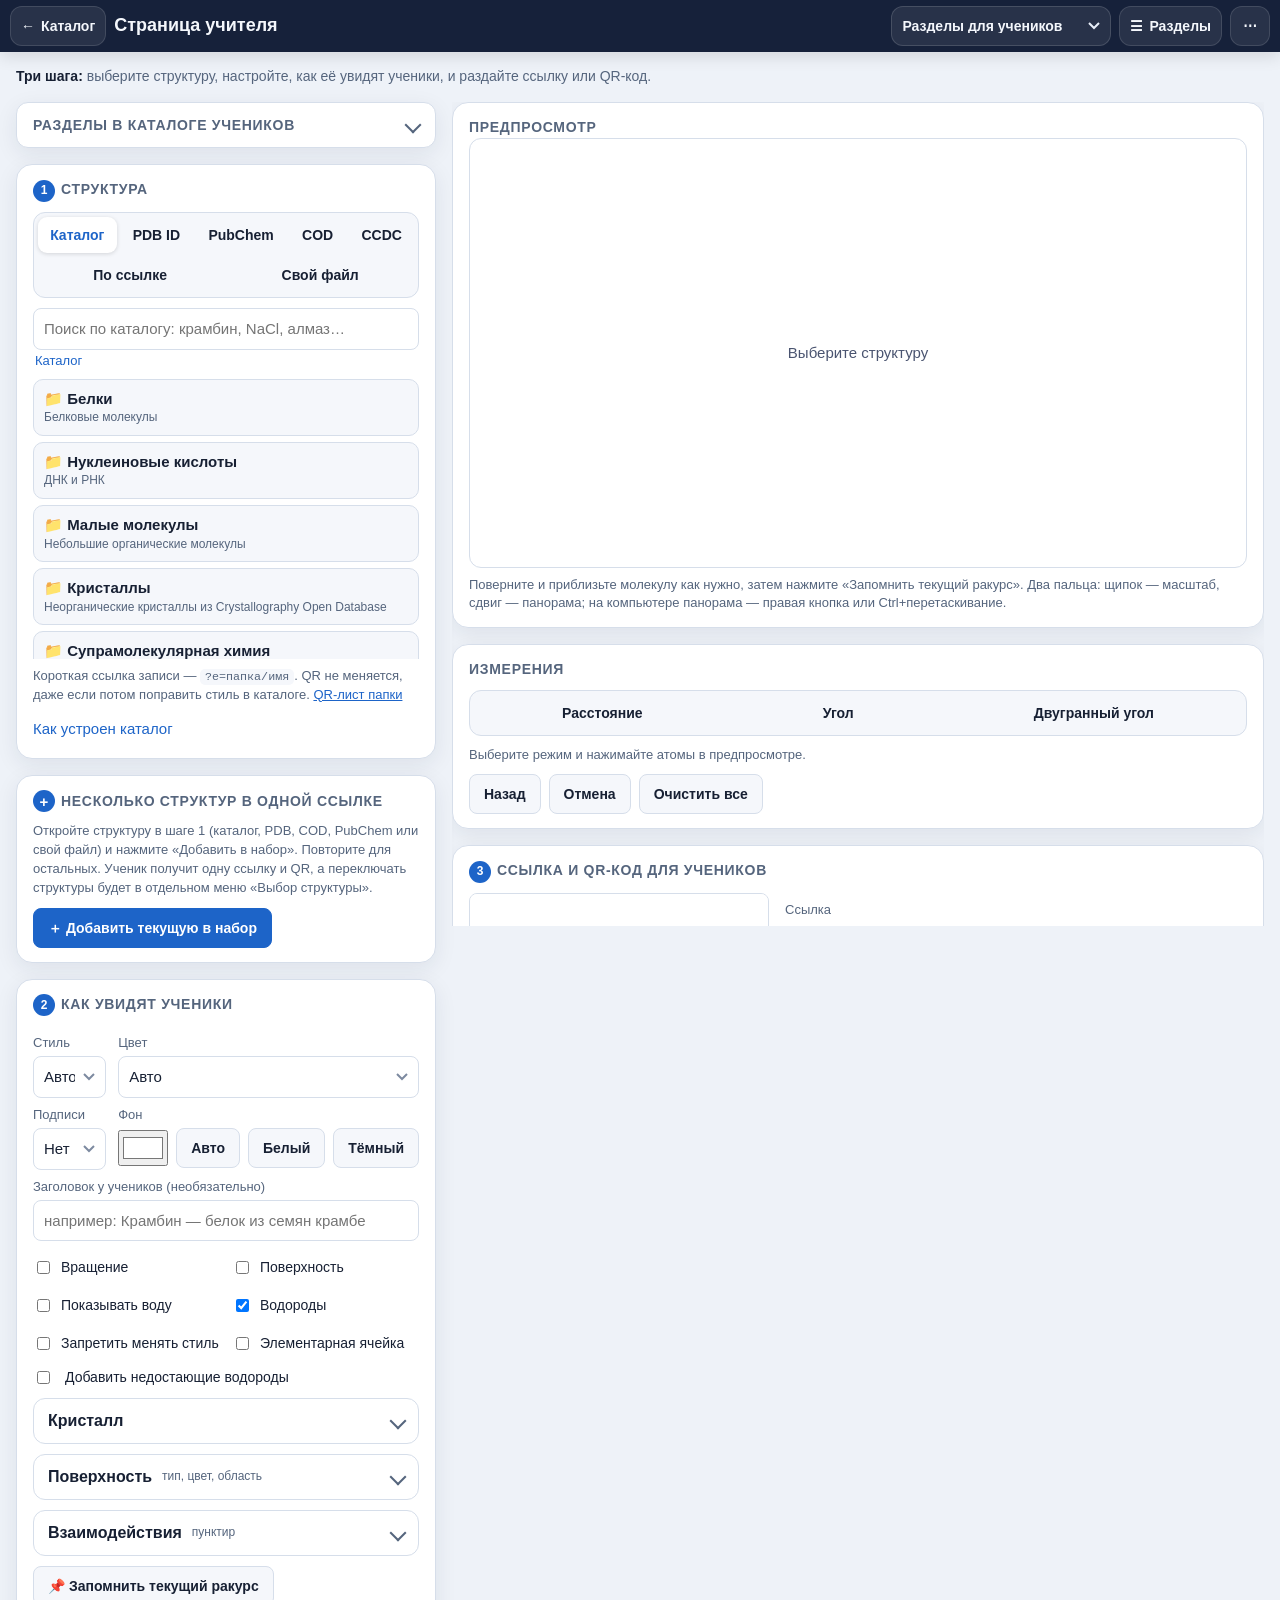
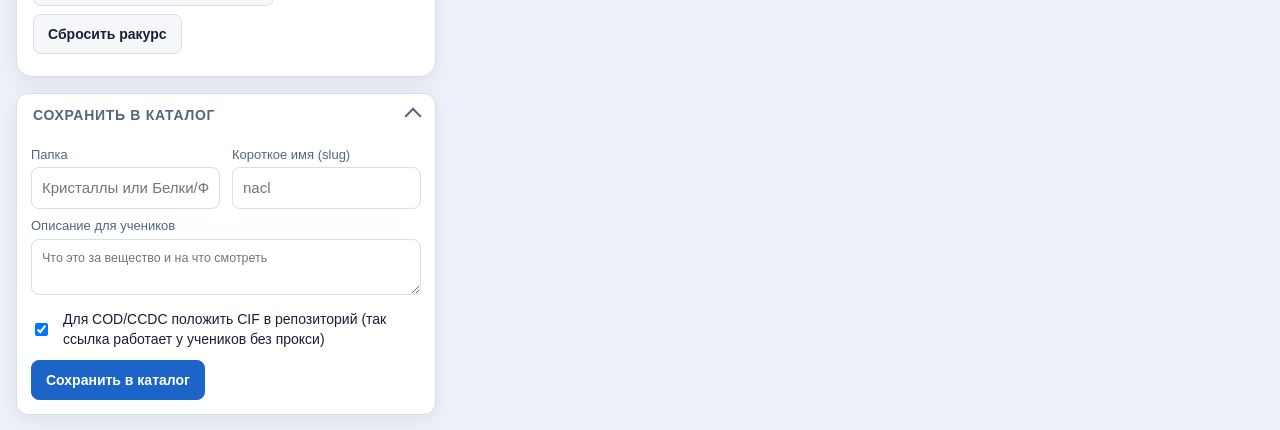
<file: teacher.html>
<!doctype html>
<html lang="ru">
<head>
<meta charset="utf-8">
<meta name="viewport" content="width=device-width, initial-scale=1, viewport-fit=cover">
<meta name="theme-color" content="#16213a">
<link rel="icon" href="data:image/svg+xml,%3Csvg xmlns='http://www.w3.org/2000/svg' viewBox='0 0 64 64'%3E%3Ccircle cx='20' cy='40' r='12' fill='%23e74c3c'/%3E%3Ccircle cx='44' cy='22' r='12' fill='%233498db'/%3E%3Cpath d='M20 40L44 22' stroke='%23555' stroke-width='6'/%3E%3C/svg%3E">
<title>Учителю: ссылка и QR-код на 3D-структуру</title>
<link rel="stylesheet" href="assets/ui/theme.css">
<script>
(function () {
  try {
    var t = localStorage.getItem('ui-theme');
    if (t !== 'dark' && t !== 'light') t = matchMedia('(prefers-color-scheme: dark)').matches ? 'dark' : 'light';
    document.documentElement.setAttribute('data-theme', t);
  } catch (e) { document.documentElement.setAttribute('data-theme', 'light'); }
})();
</script>
<style>
  * { box-sizing: border-box; }
  body { margin: 0; font: 15px/1.45 var(--ui-font); color: var(--ui-fg); background: var(--ui-bg); }
  a { color: var(--ui-acc); }
  header.top h1 { font-size: 19px; margin: 0; }
  .seclist { display: none; }
  .lead { max-width: 1500px; margin: 0 auto; padding: 14px 16px 0; color: var(--ui-muted); font-size: 14px; }
  .lead b { color: var(--ui-fg); }
  main { display: grid; grid-template-columns: minmax(300px, 420px) minmax(0, 1fr); gap: 16px; padding: 16px; max-width: 1500px; margin: 0 auto; align-items: start; }
  .col { display: flex; flex-direction: column; gap: 16px; min-width: 0; }
  .panel { background: var(--ui-surface); border: 1px solid var(--ui-line); border-radius: var(--ui-r-lg); padding: 14px 16px; box-shadow: var(--ui-shadow); min-width: 0; }
  .secvis { display: grid; gap: 6px; }
  .secvis label { display: flex; align-items: center; gap: 10px; min-height: 44px; padding: 4px 10px; border: 1px solid var(--ui-line); border-radius: var(--ui-r-sm); cursor: pointer; }
  .secvis label input { width: 20px; height: 20px; flex: none; }
  .secvis label .t { flex: 1; min-width: 0; }
  .secvis label .tag { font-size: 12px; font-weight: 600; border-radius: 999px; padding: 2px 8px; background: var(--ui-acc-soft); color: var(--ui-acc); }
  .secvis label.off { opacity: .8; }
  .secvis label.off .tag { background: #fde68a; color: #78350f; }
  .seclist a[data-hidden]::after { content: ' · скрыт'; }
  .panel h2 { font-size: 14px; margin: 0 0 10px; text-transform: uppercase; letter-spacing: .05em; color: var(--ui-muted); }
  .panel h2 .num { display: inline-grid; place-items: center; width: 22px; height: 22px; margin-right: 6px; border-radius: 50%; background: var(--ui-acc); color: var(--ui-acc-fg); font-size: 12px; letter-spacing: 0; }
  details.panel.ui-fold { padding: 0; margin: 0; }
  details.panel.ui-fold > summary { font-size: 14px; text-transform: uppercase; letter-spacing: .05em; color: var(--ui-muted); padding: 12px 16px; }
  .tabs { display: flex; flex-wrap: wrap; gap: 4px; margin-bottom: 10px; padding: 4px; background: var(--ui-surface-2); border: 1px solid var(--ui-line); border-radius: var(--ui-r); }
  .tab { flex: 1 0 auto; min-height: 36px; border: 0; background: transparent; color: var(--ui-fg); border-radius: 9px; padding: 0 12px; cursor: pointer; font: 600 var(--ui-fs-sm)/1 var(--ui-font); }
  .tab.sel { background: var(--ui-surface); color: var(--ui-acc); box-shadow: 0 1px 4px rgba(0, 0, 0, .14); }
  .pane { display: none; } .pane.sel { display: block; }
  label.f { display: block; margin: 8px 0 3px; font-size: 13px; color: var(--ui-muted); }
  input[type=text], input[type=url], input[type=password], select, textarea { width: 100%; font: inherit; padding: 9px 10px; border: 1px solid var(--ui-line); border-radius: var(--ui-r-sm); background: var(--ui-surface); color: var(--ui-fg); min-height: 40px; }
  textarea { resize: vertical; font-family: ui-monospace, Menlo, Consolas, monospace; font-size: 12.5px; }
  .line { display: flex; gap: 8px; align-items: center; }
  .line > input, .line > select { flex: 1; min-width: 0; }
  .btn { background: var(--ui-acc); color: var(--ui-acc-fg); border: 1px solid var(--ui-acc); border-radius: var(--ui-r-sm); padding: 0 14px; min-height: 40px; font: 600 var(--ui-fs-sm)/1 var(--ui-font); cursor: pointer; white-space: nowrap; text-decoration: none; display: inline-flex; align-items: center; justify-content: center; gap: 6px; }
  .btn.sec { background: var(--ui-surface-2); color: var(--ui-fg); border-color: var(--ui-line); }
  .btn.sec.on { border-color: var(--ui-acc); color: var(--ui-acc); background: var(--ui-acc-soft); }
  .btn:disabled { opacity: .5; cursor: default; }
  .grid2 { display: grid; grid-template-columns: 1fr 1fr; gap: 0 12px; }
  .checks { display: grid; grid-template-columns: 1fr 1fr; gap: 6px 12px; margin-top: 10px; font-size: 14px; }
  .checks label { display: flex; gap: 8px; align-items: center; min-height: 32px; }
  .drop { border: 2px dashed var(--ui-line); border-radius: var(--ui-r); padding: 22px 12px; text-align: center; color: var(--ui-muted); cursor: pointer; background: var(--ui-surface-2); }
  .drop.over { background: var(--ui-acc-soft); border-color: var(--ui-acc); }
  .note { font-size: 13px; color: var(--ui-muted); margin: 8px 0 0; }
  .warn { background: #fff6df; color: #4a3700; border: 1px solid #f0d38a; padding: 9px 11px; border-radius: 9px; font-size: 13.5px; margin-top: 10px; }
  .bad { background: #fdeceb; color: #5c1410; border: 1px solid #f3b7b2; padding: 9px 11px; border-radius: 9px; font-size: 13.5px; margin-top: 10px; }
  .ok { background: #e9f8ee; color: #0c3d1f; border: 1px solid #a9dfba; padding: 9px 11px; border-radius: 9px; font-size: 13.5px; margin-top: 10px; }
  html[data-theme="dark"] .warn { background: #3a2f12; color: #fde9b0; border-color: #6b5520; }
  html[data-theme="dark"] .bad { background: #3d1614; color: #fecaca; border-color: #7f2a24; }
  html[data-theme="dark"] .ok { background: #10301d; color: #bbf7d0; border-color: #245c38; }
  .warn a, .bad a, .ok a { color: inherit; font-weight: 600; }
  #preview { position: relative; height: 430px; border-radius: var(--ui-r); overflow: hidden; border: 1px solid var(--ui-line); background: #fff; touch-action: none; }
  #pvStatus { position: absolute; inset: 0; display: grid; place-items: center; color: #4a5470; text-align: center; padding: 20px; pointer-events: none; }
  .share { display: grid; grid-template-columns: auto minmax(0, 1fr); gap: 16px; align-items: start; }
  @media (max-width: 1100px) { .share { grid-template-columns: 1fr; } }
  #qr { width: 300px; height: 300px; max-width: 100%; image-rendering: pixelated; background: #fff; border: 1px solid var(--ui-line); border-radius: 8px; display: block; }
  .btns { display: flex; flex-wrap: wrap; gap: 8px; margin-top: 10px; }
  #proj { position: fixed; inset: 0; background: #fff; color: #1d2433; z-index: 90; display: none; flex-direction: column; align-items: center; justify-content: center; gap: 2vh; cursor: pointer; padding: 2vh; }
  #proj.show { display: flex; }
  #proj canvas { width: min(78vh, 92vw); height: min(78vh, 92vw); image-rendering: pixelated; }
  #proj .t { font-size: 4vh; font-weight: 700; text-align: center; }
  #proj .u { font-size: 2.2vh; color: #4a5470; word-break: break-all; text-align: center; max-width: 92vw; }
  code { background: var(--ui-surface-2); padding: 1px 5px; border-radius: 5px; font-size: 90%; }
  details:not(.ui-fold) > summary { cursor: pointer; color: var(--ui-acc); margin-top: 8px; min-height: 32px; display: flex; align-items: center; }
  ol { padding-left: 20px; margin: 6px 0; } li { margin: 3px 0; }
  .crumbs { display: flex; flex-wrap: wrap; gap: 4px; align-items: center; font-size: 13px; margin-bottom: 6px; }
  .crumbs button { border: 0; background: none; color: var(--ui-acc); font: inherit; cursor: pointer; padding: 2px; }
  #catList { display: flex; flex-direction: column; gap: 6px; max-height: 280px; overflow: auto; margin-top: 6px; }
  #catList button.item { text-align: left; border: 1px solid var(--ui-line); background: var(--ui-surface-2); color: var(--ui-fg); border-radius: 10px; padding: 8px 10px; font: inherit; cursor: pointer; }
  .setitem { display: flex; gap: 6px; align-items: center; border: 1px solid var(--ui-line); background: var(--ui-surface-2); border-radius: 10px; padding: 6px 8px; margin-top: 6px; }
  .setitem .n { color: var(--ui-muted); font-size: 12px; width: 18px; text-align: right; flex: none; }
  .setitem .mid { flex: 1; min-width: 0; }
  .setitem .mid input { width: 100%; min-height: 34px; }
  .setitem .mid small { display: block; color: var(--ui-muted); font-size: 11px; white-space: nowrap; overflow: hidden; text-overflow: ellipsis; }
  .setitem button { border: 1px solid var(--ui-line); background: var(--ui-surface); color: var(--ui-fg); border-radius: 8px; min-width: 32px; min-height: 32px; cursor: pointer; flex: none; }
  #secSet .num { font-size: 15px; }
  #catList button.item.on { border-color: var(--ui-acc); background: var(--ui-acc-soft); }
  #catList button.item small { display: block; color: var(--ui-muted); font-size: 12px; }
  .hit { display: block; width: 100%; text-align: left; border: 1px solid var(--ui-line); background: var(--ui-surface); color: var(--ui-fg); border-radius: 10px; padding: 8px 10px; margin-top: 6px; font: inherit; cursor: pointer; }
  .hit b { display: block; }
  .hit span { color: var(--ui-muted); font-size: 12px; }
  details.ui-fold.sub { margin: 10px 0 0; }
  input[type=range] { flex: 1; }
  /* Компьютер: правая колонка с предпросмотром едет вместе со страницей */
  @media (min-width: 821px) {
    #colR { position: sticky; top: calc(var(--ui-bar-h) + 12px); max-height: calc(100vh - var(--ui-bar-h) - 24px); max-height: calc(100dvh - var(--ui-bar-h) - 24px); overflow-y: auto; overscroll-behavior: contain; scrollbar-width: thin; padding-bottom: 4px; }
    #preview { height: min(430px, 52vh); }
  }
  .pvbar { display: flex; align-items: center; gap: 8px; }
  .pvbar h2 { flex: 1; min-width: 0; margin: 0; white-space: nowrap; overflow: hidden; text-overflow: ellipsis; }
  #pvToggle { display: none; }
  /* Телефон: одна колонка, предпросмотр липнет сверху, пока настраиваете вид */
  @media (max-width: 820px) {
    main { display: block; padding: 10px; }
    .col { gap: 12px; }
    .col + .col { margin-top: 12px; }
    .lead { padding: 10px 12px 0; }
    .grid2, .checks { grid-template-columns: 1fr; }
    .tabs { flex-wrap: nowrap; overflow-x: auto; scrollbar-width: none; }
    .tabs::-webkit-scrollbar { display: none; }
    .pair { display: flex; flex-direction: column; gap: 12px; --ui-pad: 10px; }
    .pair > #pvPanel { margin: 0 -10px; border-radius: 0; border-left: 0; border-right: 0; padding: 8px 10px; }
    .pair > #pvPanel h2 { margin-bottom: 6px; }
    .pair > #pvPanel .note { display: none; }
    #preview { height: min(38dvh, 340px); transition: height .18s ease; }
    .pair > #pvPanel .pvbar { margin-bottom: 6px; }
    #pvToggle { display: inline-flex; min-height: 36px; padding: 0 10px; flex: none; }
    html.pv-small #preview { height: var(--pv-small, 22dvh); }
    html.pv-hide #preview { height: 0; border-width: 0; }
    html.pv-hide .pair > #pvPanel .pvbar { margin-bottom: 0; }
    #qr { width: 240px; height: 240px; }
  }
</style>
</head>
<body data-ui-title="Страница учителя">
<header class="top">
  <h1>🧬 Учителю: структура → ссылка → QR-код</h1>
  <nav class="seclist" aria-label="Разделы">
    <b>Разделы</b>
    <a href="interactions.html">⚛️ Физика взаимодействий</a>
    <a href="symmetry.html">🔷 Симметрия</a>
    <a href="eos.html">📈 Уравнения состояния</a>
    <a href="lattice.html">💠 Физика кристаллов</a>
    <a href="machines.html">⚙️ Молекулярные машины</a>
    <a href="supra.html">⭕ Супрамолекулярная химия</a>
  </nav>
</header>
<a href="./" target="_blank" data-ui-more>Каталог для учеников ↗</a>
<a href="qr.html" data-ui-more>QR-листы папок</a>
<button type="button" data-ui-more data-ui-theme>Тема</button>
<p class="lead"><b>Три шага:</b> выберите структуру, настройте, как её увидят ученики, и раздайте ссылку или QR-код.</p>
<main>
  <div class="col" id="colL">
    <section class="panel" id="secStruct" data-ui-sec="1. Структура">
      <h2><span class="num">1</span>Структура</h2>
      <div class="tabs" id="tabs">
        <button class="tab sel" data-p="repo">Каталог</button>
        <button class="tab" data-p="rcsb">PDB ID</button>
        <button class="tab" data-p="pubchem">PubChem</button>
        <button class="tab" data-p="cod">COD</button>
        <button class="tab" data-p="ccdc">CCDC</button>
        <button class="tab" data-p="url">По ссылке</button>
        <button class="tab" data-p="file">Свой файл</button>
      </div>
      <div class="pane sel" id="p-repo">
        <input type="text" id="catSearch" placeholder="Поиск по каталогу: крамбин, NaCl, алмаз…">
        <div class="crumbs" id="crumbs"></div>
        <div id="catList"><div class="note">Загружаю каталог…</div></div>
        <p class="note">Короткая ссылка записи — <code>?e=папка/имя</code>. QR не меняется, даже если потом поправить стиль в каталоге. <a id="qrFolder" href="qr.html">QR-лист папки</a></p>
        <details><summary>Как устроен каталог</summary>
          <ol>
            <li>Папки лежат в <code>structures/</code>. Название — в <code>_folder.json</code>.</li>
            <li>Настройки и записи без файла (COD, RCSB, PubChem, CCDC) — в <code>_entries.json</code> этой папки.</li>
            <li>Кнопка «Сохранить в каталог» готовит JSON и открывает редактор GitHub. Сайт статический, сам он файл не записывает.</li>
          </ol>
        </details>
      </div>
      <div class="pane" id="p-rcsb">
        <label class="f" for="rcsbId">PDB ID из банка RCSB (4 символа)</label>
        <div class="line"><input type="text" id="rcsbId" placeholder="1CRN, 1BNA, 4HHB, 1EMA…" maxlength="12"><button class="btn" id="rcsbGo">Загрузить</button></div>
        <p class="note">Файл скачивается каждым телефоном напрямую с files.rcsb.org — 30 учеников одновременно для них не нагрузка.</p>
      </div>
      <div class="pane" id="p-pubchem">
        <label class="f" for="pcQuery">Название по-английски или номер CID</label>
        <div class="line"><input type="text" id="pcQuery" placeholder="glucose, aspirin, 2519…"><button class="btn" id="pcGo">Найти</button></div>
        <p class="note">3D-модели малых молекул из PubChem (ethanol, benzene, glucose, cholesterol…).</p>
      </div>
      <div class="pane" id="p-cod">
        <label class="f" for="codId">Номер COD</label>
        <div class="line"><input type="text" id="codId" placeholder="1000041" inputmode="numeric" maxlength="10"><button class="btn" id="codGo" type="button">Загрузить</button></div>
        <p class="note">CIF скачивается с <a id="codDirect" href="https://www.crystallography.net/cod/" target="_blank" rel="noopener">crystallography.net</a>. У COD нет CORS, поэтому браузер ходит через прокси (локально это работает сразу; на GitHub Pages домен нужно один раз разрешить на corsfix.com). Для урока надёжнее сохранить CIF в каталог.</p>
        <label class="f" for="codQuery">Поиск по названию или формуле</label>
        <div class="line"><input type="text" id="codQuery" placeholder="halite, quartz, NaCl, diamond"><button class="btn" id="codSearch" type="button">Найти</button></div>
        <div id="codHits"></div>
      </div>
      <div class="pane" id="p-ccdc">
        <label class="f" for="ccdcId">Номер депонирования или рефкод CSD</label>
        <div class="line"><input type="text" id="ccdcId" placeholder="710857 или CAFINE" maxlength="16"><button class="btn" id="ccdcGo" type="button">Проверить</button></div>
        <p class="note"><a id="ccdcCard" href="https://www.ccdc.cam.ac.uk/structures/" target="_blank" rel="noopener">Карточка в Access Structures ↗</a></p>
        <div class="warn">CCDC не отдаёт CIF без согласия с условиями (имя, почта, организация) и не пускает чужие сайты. Скачайте файл там и перетащите его сюда. Маленький CIF встроится в ссылку, большой — предложим загрузить в репозиторий. Номер сохранится в каталоге как ссылка на карточку.</div>
        <div class="drop" id="ccdcDrop" style="margin-top:10px">Перетащите CIF, скачанный с CCDC</div>
      </div>
      <div class="pane" id="p-url">
        <label class="f" for="extUrl">Прямая ссылка на файл</label>
        <div class="line"><input type="url" id="extUrl" placeholder="https://raw.githubusercontent.com/…/file.pdb"><button class="btn" id="urlGo">Загрузить</button></div>
        <p class="note">Сервер должен разрешать загрузку с других сайтов (CORS). Подходят raw.githubusercontent.com, gist, files.rcsb.org. Google Диск и Яндекс Диск — не подходят.</p>
      </div>
      <div class="pane" id="p-file">
        <div class="drop" id="drop">Перетащите сюда файл <b>.pdb / .cif / .sdf / .mol2 / .xyz / .mae</b><br>или нажмите, чтобы выбрать<input type="file" id="fileIn" accept=".pdb,.ent,.cif,.mmcif,.sdf,.mol,.mol2,.xyz,.pqr,.gro,.mae,.maegz" hidden></div>
        <div id="fileMsg"></div>
      </div>
    </section>

    <section class="panel" id="secSet" data-ui-sec="Несколько структур">
      <h2><span class="num">+</span>Несколько структур в одной ссылке</h2>
      <p class="note" style="margin-top:0">Откройте структуру в шаге 1 (каталог, PDB, COD, PubChem или свой файл) и нажмите «Добавить в набор». Повторите для остальных. Ученик получит одну ссылку и QR, а переключать структуры будет в отдельном меню «Выбор структуры».</p>
      <div class="btns"><button class="btn" id="setAdd" type="button">＋ Добавить текущую в набор</button><button class="btn sec" id="setClear" type="button">Очистить набор</button></div>
      <div id="setMsg"></div>
      <div id="setItems"></div>
      <div id="setMore" hidden>
        <label class="f" for="setTitle">Название набора</label>
        <input type="text" id="setTitle" placeholder="например: Изомеры C₄H₁₀">
        <label class="checks" style="display:flex;margin-top:8px"><input type="checkbox" id="setKeep"> Структуры уже выровнены: не менять масштаб и ракурс при переключении</label>
        <label class="checks" style="display:flex;margin-top:4px"><input type="checkbox" id="setOn" checked> Ссылка, QR и «Сохранить в каталог» — для всего набора</label>
      </div>
    </section>

    <section class="panel" id="secOpts" data-ui-sec="2. Как увидят ученики">
      <h2><span class="num">2</span>Как увидят ученики</h2>
      <div class="grid2">
        <div><label class="f" for="oStyle">Стиль</label><select id="oStyle"></select></div>
        <div><label class="f" for="oColor">Цвет</label><select id="oColor"></select></div>
        <div><label class="f" for="oLabels">Подписи</label><select id="oLabels"></select></div>
        <div><label class="f" for="oBg">Фон</label><div class="line"><input type="color" id="oBg" value="#ffffff" style="height:36px;width:50px;padding:2px"><button class="btn sec" id="bgA" title="Белый в светлой теме, тёмный в тёмной — у каждого ученика по его теме">Авто</button><button class="btn sec" id="bgW">Белый</button><button class="btn sec" id="bgB">Тёмный</button></div></div>
      </div>
      <label class="f" for="oTitle">Заголовок у учеников (необязательно)</label>
      <input type="text" id="oTitle" placeholder="например: Крамбин — белок из семян крамбе">
      <div class="checks">
        <label><input type="checkbox" id="oSpin"> Вращение</label>
        <label><input type="checkbox" id="oSurface"> Поверхность</label>
        <label><input type="checkbox" id="oWater"> Показывать воду</label>
        <label><input type="checkbox" id="oH" checked> Водороды</label>
        <label title="Ученики не смогут менять стиль и цвет"><input type="checkbox" id="oLock"> Запретить менять стиль</label>
        <label><input type="checkbox" id="oCell"> Элементарная ячейка</label>
      </div>
      <label class="checks" style="display:flex;margin-top:8px"><input type="checkbox" id="oAddH"> Добавить недостающие водороды</label>
      <details class="ui-fold sub" data-fold="crystal"><summary>Кристалл</summary><div class="ui-fold-body">
      <label class="f" for="oRep">Повтор ячейки</label>
      <select id="oRep"><option value="">1×1×1</option><option value="2x2x2">2×2×2</option><option value="3x3x3">3×3×3</option></select>
      </div></details>
      <details class="ui-fold sub" data-fold="surface"><summary>Поверхность <small>тип, цвет, область</small></summary><div class="ui-fold-body">
      <div class="grid2">
        <div><label class="f" for="oSurfType">Тип поверхности</label><select id="oSurfType"><option value="1">Авто</option><option value="vdw">Ван-дер-Ваальс</option><option value="sas">SAS</option><option value="ses">SES / молекулярная</option></select></div>
        <div><label class="f" for="oScol">Цвет поверхности</label><select id="oScol"><option value="">Как у молекулы</option><option value="element">По элементам</option><option value="charge">По заряду</option><option value="hp">По гидрофобности</option><option value="chain">По цепям</option></select></div>
      </div>
      <label class="f">Область поверхности</label>
      <div class="line"><select id="oSsel"><option value="all">Вся молекула</option><option value="ligand">Только лиганд</option><option value="chain">Одна цепь</option><option value="res">Один остаток</option></select><input type="text" id="oSch" placeholder="цепь" style="max-width:70px"><input type="text" id="oSres" placeholder="№" style="max-width:70px"></div>
      <div class="line" style="margin-top:10px"><label class="f" for="oSop" style="margin:0;white-space:nowrap">Прозрачность</label><input type="range" id="oSop" data-ui-noview min="0.1" max="1" step="0.05" value="0.6"></div>
      </div></details>
      <details class="ui-fold sub" data-fold="ix"><summary>Взаимодействия <small>пунктир</small></summary><div class="ui-fold-body">
      <div class="checks" id="ixChecks">
        <label><input type="checkbox" data-ix="hb"> H-связи</label>
        <label><input type="checkbox" data-ix="xb"> Галогенные</label>
        <label><input type="checkbox" data-ix="salt"> Ионные</label>
        <label><input type="checkbox" data-ix="pi"> π–π</label>
        <label><input type="checkbox" data-ix="cat"> Катион–π</label>
        <label><input type="checkbox" data-ix="hp"> Гидрофобные</label>
        <label><input type="checkbox" data-ix="vdw"> Короче vdW</label>
      </div>
      <div class="line"><select id="oIxSel"><option value="all">Все межмолекулярные</option><option value="chain">Между цепями</option><option value="ligand">Лиганд и белок</option><option value="res">Вокруг остатка</option></select><input type="text" id="oIxCh" placeholder="цепь" style="max-width:70px"><input type="text" id="oIxRes" placeholder="№" style="max-width:70px"><input type="text" id="oIxRad" placeholder="Å" style="max-width:60px" value="8"></div>
      </div></details>
      <div class="btns">
        <button class="btn sec" id="bView" title="Ученики увидят молекулу именно в этом положении">📌 Запомнить текущий ракурс</button>
        <button class="btn sec" id="bViewClr">Сбросить ракурс</button>
      </div>
      <div id="viewMsg" class="note"></div>
    </section>
    <details class="panel ui-fold" open id="savePanel" data-fold="save" data-ui-sec="Сохранить в каталог">
      <summary>Сохранить в каталог</summary>
      <div class="ui-fold-body">
      <div class="grid2">
        <div><label class="f" for="saveFolder">Папка</label><input type="text" id="saveFolder" placeholder="Кристаллы или Белки/Ферменты"></div>
        <div><label class="f" for="saveSlug">Короткое имя (slug)</label><input type="text" id="saveSlug" placeholder="nacl"></div>
      </div>
      <label class="f" for="saveDesc">Описание для учеников</label>
      <textarea id="saveDesc" rows="2" placeholder="Что это за вещество и на что смотреть"></textarea>
      <label class="checks" style="display:flex;margin-top:8px"><input type="checkbox" id="saveFile" checked> Для COD/CCDC положить CIF в репозиторий (так ссылка работает у учеников без прокси)</label>
      <div class="btns"><button class="btn" id="bSave" type="button">Сохранить в каталог</button></div>
      <div id="saveOut"></div>
      </div>
    </details>
    <details class="panel ui-fold" id="secVisPanel" data-fold="secvis" data-ui-sec="Разделы для учеников">
      <summary>Разделы в каталоге учеников</summary>
      <div class="ui-fold-body">
      <p class="note" style="margin-top:0">Снимите галочку, чтобы раздел пропал из каталога и меню учеников. Сам раздел и старые ссылки на него продолжают работать. Список хранится в <code>assets/sections.js</code> (поле <code>hidden</code>).</p>
      <div id="secVisList" class="secvis"></div>
      <div id="secVisTok" class="secvis-tok" hidden>
        <label class="f" for="secTok">Токен GitHub (тот же, что в редакторе учебника; Contents: Read and write)</label>
        <input type="password" id="secTok" autocomplete="off" placeholder="github_pat_…">
        <label class="checks" style="display:flex;margin-top:6px"><input type="checkbox" id="secTokRemember"> Запомнить на этом устройстве</label>
      </div>
      <div class="btns"><button class="btn" id="secVisSave" type="button" disabled>Сохранить на GitHub</button><a class="btn sec" id="secVisEdit" target="_blank" rel="noopener">Изменить вручную</a></div>
      <div id="secVisOut" class="note"></div>
      </div>
    </details>
  </div>

  <div class="col" id="colR">
    <section class="panel ui-stage" id="pvPanel" data-ui-sec="Предпросмотр">
      <div class="pvbar"><h2>Предпросмотр <span id="pvName" style="text-transform:none;font-weight:400;letter-spacing:0"></span></h2><button type="button" class="btn sec" id="pvToggle" aria-expanded="true">Скрыть</button></div>
      <div id="preview"><div id="pvStatus">Выберите структуру</div></div>
      <p class="note">Поверните и приблизьте молекулу как нужно, затем нажмите «Запомнить текущий ракурс». Два пальца: щипок — масштаб, сдвиг — панорама; на компьютере панорама — правая кнопка или Ctrl+перетаскивание.</p>
    </section>
    <section class="panel" id="measPanel">
      <h2>Измерения</h2>
      <div class="tabs" id="tMeas">
        <button type="button" class="tab" data-m="d">Расстояние</button>
        <button type="button" class="tab" data-m="a">Угол</button>
        <button type="button" class="tab" data-m="t">Двугранный угол</button>
      </div>
      <p class="note" id="tMeasHint">Выберите режим и нажимайте атомы в предпросмотре.</p>
      <div class="btns">
        <button type="button" class="btn sec" id="tMeasUndo">Назад</button>
        <button type="button" class="btn sec" id="tMeasCancel">Отмена</button>
        <button type="button" class="btn sec" id="tMeasClear">Очистить все</button>
      </div>
      <div id="tMeasList"></div>
    </section>
    <section class="panel" id="sharePanel" data-ui-sec="3. Ссылка и QR">
      <h2><span class="num">3</span>Ссылка и QR-код для учеников</h2>
      <div class="share">
        <div><canvas id="qr" width="300" height="300"></canvas></div>
        <div>
          <label class="f" for="link">Ссылка</label>
          <label class="note" style="display:flex;gap:6px;align-items:center"><input type="checkbox" id="qLive"> Вшить текущий вид в ссылку (разовая, длиннее). Иначе QR ведёт на запись каталога <code>?e=</code> и подхватывает сохранённые настройки.</label>
          <textarea id="link" rows="4" readonly></textarea>
          <div class="btns">
            <button class="btn" id="bCopy">📋 Копировать ссылку</button>
            <a class="btn sec" id="bOpen" target="_blank">Открыть как ученик ↗</a>
            <button class="btn sec" id="bQrPng">⬇ QR в PNG</button>
            <button class="btn sec" id="bProj">🖥 QR на весь экран</button>
          </div>
          <div id="linkMsg"></div>
          <details><summary>Адрес сайта (обычно менять не нужно)</summary>
            <label class="f" for="base">Базовый адрес просмотрщика</label>
            <input type="url" id="base">
            <p class="note">Определяется автоматически. Если открываете эту страницу с компьютера локально, укажите адрес на GitHub Pages, например <code>https://ИМЯ.github.io/pdb-viewer/</code>.</p>
          </details>
        </div>
      </div>
    </section>
  </div>
</main>
<div id="proj" title="Нажмите, чтобы закрыть"><div class="t" id="projT"></div><canvas id="projQr" width="1200" height="1200"></canvas><div class="u" id="projU"></div></div>

<script src="assets/vendor/3Dmol-min.js"></script>
<script>window.$3Dmol || document.write('<script src="https://cdn.jsdelivr.net/npm/3dmol@2.5.5/build/3Dmol-min.js"><\/script>')</script>
<script src="assets/3dmol-direct.js"></script>
<script src="assets/vendor/pako.min.js"></script>
<script>window.pako || document.write('<script src="https://cdn.jsdelivr.net/npm/pako@2.1.0/dist/pako.min.js"><\/script>')</script>
<script src="assets/vendor/qrcode.js"></script>
<script>window.qrcode || document.write('<script src="https://cdn.jsdelivr.net/npm/qrcode-generator@2.0.4/dist/qrcode.js"><\/script>')</script>
<script src="assets/chem.js"></script>
<script src="assets/mae.js"></script>
<script src="assets/core.js"></script>
<script src="assets/set.js"></script>
<script src="assets/book.js"></script>
<script>
(function () {
  'use strict';
  const $ = id => document.getElementById(id);
  const QR_MAX = 2900;    // предел байт для QR (версия 40, уровень L)
  const QR_DENSE = 1200;  // выше — QR плотный, телефоны читают хуже
  const opt = Object.assign({}, PV.DEFAULTS);
  let src = null, mv = null, catalog = null, curFolder = '', currentEntry = null, curTitle = '', presetTitle = '', lastFile = null, attachCcdc = false;

  // ---------- базовый адрес / репозиторий ----------
  const base0 = new URL('./', location.href).href;
  $('base').value = base0;
  const isLocal = /^(file:|http:\/\/(localhost|127\.|192\.168\.|10\.))/.test(base0);
  function ghRepo() {
    const m = /^https:\/\/([^.]+)\.github\.io\/([^/]*)/.exec($('base').value.trim());
    if (m) return { owner: m[1], repo: m[2] || (m[1] + '.github.io') };
    if (isLocal) return { owner: 'cyril-ver-mar', repo: 'pdb-viewer' };
    return null;
  }
  function ghEnc(folder) { return String(folder || '').split('/').filter(Boolean).map(encodeURIComponent).join('/'); }

  // ---------- вкладки ----------
  $('tabs').onclick = e => {
    const b = e.target.closest('.tab'); if (!b) return;
    document.querySelectorAll('#tabs .tab').forEach(t => t.classList.toggle('sel', t === b));
    document.querySelectorAll('.pane').forEach(p => p.classList.toggle('sel', p.id === 'p-' + b.dataset.p));
  };

  // ---------- настройки отображения ----------
  function fillSel(id, dict) { const s = $(id); for (const [k, v] of Object.entries(dict)) s.add(new Option(v, k)); }
  fillSel('oStyle', PV.STYLES); fillSel('oColor', PV.COLORS); fillSel('oLabels', PV.LABELS);
  function readOpts() {
    opt.style = $('oStyle').value; opt.color = $('oColor').value; opt.labels = $('oLabels').value;
    opt.bg = $('oBg').value.replace('#', '').toLowerCase();
    opt.spin = $('oSpin').checked ? '1' : '0'; opt.surface = $('oSurface').checked ? '1' : '0';
    opt.water = $('oWater').checked ? '1' : '0'; opt.h = $('oH').checked ? '1' : '0'; opt.lock = $('oLock').checked ? '1' : '0';
    opt.cell = $('oCell').checked ? '1' : '0'; opt.rep = $('oRep').value;
    opt.addh = $('oAddH').checked ? '1' : '0';
    opt.surface = $('oSurface').checked ? ($('oSurfType').value || '1') : '0';
    opt.scol = $('oScol').value; opt.ssel = $('oSsel').value; opt.sch = $('oSch').value.trim(); opt.sres = $('oSres').value.trim();
    opt.ix = [...document.querySelectorAll('#ixChecks input:checked')].map(el => el.dataset.ix).join(',');
    opt.ixsel = $('oIxSel').value; opt.ixch = $('oIxCh').value.trim(); opt.ixres = $('oIxRes').value.trim(); opt.ixrad = $('oIxRad').value.trim() || '8';
    opt.sop = String($('oSop').value); opt.title = $('oTitle').value.trim();
  }
  function writeOpts(p) {
    $('oStyle').value = p.style || 'auto'; $('oColor').value = p.color || 'auto'; $('oLabels').value = p.labels || 'off';
    $('oBg').value = '#' + (p.bg || 'ffffff'); $('oSpin').checked = PV.isOn(p.spin); $('oSurface').checked = PV.isOn(p.surface);
    $('oWater').checked = PV.isOn(p.water); $('oH').checked = p.h == null ? true : PV.isOn(p.h); $('oLock').checked = PV.isOn(p.lock);
    $('oCell').checked = PV.isOn(p.cell); $('oRep').value = p.rep || '';
    $('oAddH').checked = PV.isOn(p.addh);
    $('oSurface').checked = PV.isOn(p.surface) || ['vdw', 'sas', 'ses', 'ms'].includes(p.surface);
    $('oSurfType').value = ['vdw', 'sas', 'ses', 'ms'].includes(p.surface) ? (p.surface === 'ms' ? 'ses' : p.surface) : '1';
    $('oScol').value = p.scol || ''; $('oSsel').value = p.ssel || 'all'; $('oSch').value = p.sch || ''; $('oSres').value = p.sres || '';
    const ix = new Set(String(p.ix || '').split(/[,+\s]+/));
    document.querySelectorAll('#ixChecks input').forEach(el => { el.checked = ix.has(el.dataset.ix); });
    $('oIxSel').value = p.ixsel || 'all'; $('oIxCh').value = p.ixch || ''; $('oIxRes').value = p.ixres || ''; $('oIxRad').value = p.ixrad || '8';
    $('oSop').value = p.sop || 0.6; $('oTitle').value = p.title || '';
  }
  function onOpts() {
    readOpts();
    if (mv && mv.model) { mv.apply(Object.assign({}, opt, { view: opt.view, bg: pvBg() })); mv.setSpin(PV.isOn(opt.spin)); $('preview').style.background = '#' + pvBg(); }
    syncBgBtns();
    updateLink();
  }
  ['oStyle', 'oColor', 'oLabels', 'oBg', 'oSpin', 'oSurface', 'oWater', 'oH', 'oLock', 'oSop', 'oCell', 'oRep', 'oAddH', 'oSurfType', 'oScol', 'oSsel', 'oSch', 'oSres', 'oIxSel', 'oIxCh', 'oIxRes', 'oIxRad'].forEach(id => $(id).addEventListener('input', onOpts));
  document.querySelectorAll('#ixChecks input').forEach(el => el.addEventListener('change', onOpts));
  $('oTitle').addEventListener('input', () => { readOpts(); updateLink(); });
  // белый по умолчанию = «Авто»: в ссылку не попадает, ученик видит фон по своей теме. «Белый» — почти белый, зато всегда.
  function pvBg() { return opt.bg === PV.DEFAULTS.bg ? PV.themeBg() : opt.bg; }
  function syncBgBtns() {
    const b = opt.bg;
    $('bgA').classList.toggle('on', b === PV.DEFAULTS.bg);
    $('bgW').classList.toggle('on', b === 'fefefe');
    $('bgB').classList.toggle('on', b === '111827');
  }
  window.addEventListener('ui-theme', () => { if (mv && mv.model && opt.bg === PV.DEFAULTS.bg) { mv.apply({ bg: pvBg() }); $('preview').style.background = '#' + pvBg(); } });
  $('bgA').onclick = () => { $('oBg').value = '#ffffff'; onOpts(); };
  $('bgW').onclick = () => { $('oBg').value = '#fefefe'; onOpts(); };
  $('bgB').onclick = () => { $('oBg').value = '#111827'; onOpts(); };
  $('bView').onclick = () => { if (!mv || !mv.model) return; opt.view = mv.getViewString(); mv.o.view = opt.view; $('viewMsg').textContent = '✔ Ракурс сохранён в ссылке. Ученики увидят молекулу так же (кнопка «Сброс» вернёт к нему).'; updateLink(); };
  $('bViewClr').onclick = () => { opt.view = ''; if (mv) { mv.o.view = ''; mv.reset(); } $('viewMsg').textContent = ''; updateLink(); };

  // ---------- загрузка в предпросмотр ----------
  async function preview(newSrc, preset, entry) {
    currentEntry = entry || null;
    if (entry) {
      const folder = entry.path.includes('/') ? entry.path.split('/').slice(0, -1).join('/') : '';
      curFolder = folder;
      $('saveFolder').value = folder;
      $('saveSlug').value = entry.slug || '';
      $('saveDesc').value = entry.description || '';
    }
    $('pvStatus').style.display = ''; $('pvStatus').textContent = 'Загружаю…';
    try {
      const L = await PV.loadSource(newSrc, opt);
      if (!mv) {
        mv = new PV.MolView($('preview'), Object.assign({}, opt, { bg: pvBg() }));
        mv.onMeas = () => { opt.meas = mv.o.meas || ''; renderTMeas(); updateLink(); };
      }
      if (preset) writeOpts(Object.assign({}, PV.DEFAULTS, preset)); else $('oTitle').value = newSrc.title || '';
      readOpts(); presetTitle = newSrc.kind === 'repo' && preset ? (preset.title || '') : ''; opt.view = preset && preset.view || ''; opt.meas = (preset && preset.meas) || ''; $('viewMsg').textContent = '';
      mv.o = Object.assign({}, opt, { bg: pvBg() });
      const stats = mv.load(L.text, L.fmt);
      if (String(mv.o.cell) !== String(opt.cell)) { opt.cell = mv.o.cell; $('oCell').checked = PV.isOn(mv.o.cell); }
      $('preview').style.background = '#' + pvBg(); syncBgBtns();
      const info = PV.parseHeader(L.text, L.fmt, L.name);
      curTitle = PV.titleCase(info.compound[0] && info.title.length > 70 ? info.compound.join(', ') : info.title) || L.name;
      lastSetItem = L.item || null;
      if (L.item && L.item.title) curTitle = L.item.title;
      $('pvName').textContent = '— ' + curTitle + ` (${stats.atoms} атомов` + (mv.hasCell ? ', ячейка ' + PV.repLabel(mv.o.rep) : '') + ')';
      $('pvStatus').style.display = 'none';
      src = newSrc;
      if (!currentEntry) {
        $('saveFolder').value = curFolder || (newSrc.kind === 'cod' ? 'Кристаллы' : '');
        $('saveSlug').value = PV.slugify(newSrc.id || newSrc.cod || newSrc.cid || curTitle || 'entry');
      }
      $('saveFile').closest('label').style.display = (newSrc.kind === 'cod' || newSrc.kind === 'ccdc' || newSrc.kind === 'data' || newSrc.cod || newSrc.ccdc) ? '' : 'none';
      renderTMeas();
      updateLink();
      return L;
    } catch (e) {
      $('pvStatus').style.display = ''; $('pvStatus').textContent = '⚠ ' + (e.message || e);
      throw e;
    }
  }

  // ---------- каталог ----------
  function renderCat() {
    const box = $('catList'); box.innerHTML = '';
    const q = $('catSearch').value.trim().toLowerCase();
    $('crumbs').innerHTML = '';
    const tree = (catalog && catalog.tree) || { folders: [], entries: [] };
    const crumb = (label, path) => {
      const b = document.createElement('button'); b.type = 'button'; b.textContent = label;
      b.onclick = () => { curFolder = path; renderCat(); };
      return b;
    };
    if (!q) {
      $('crumbs').appendChild(crumb('Каталог', ''));
      let acc = '';
      for (const part of (curFolder ? curFolder.split('/') : [])) {
        acc = acc ? acc + '/' + part : part;
        const sep = document.createElement('span'); sep.textContent = ' / ';
        $('crumbs').append(sep, crumb(part, acc));
      }
    }
    const node = q ? null : (PV.findFolder(catalog, curFolder) || tree);
    const list = q ? PV.flatEntries(catalog).filter(e => [e.title, e.description, e.path, e.slug, e.source && e.source.id, e.source && e.source.file].join(' ').toLowerCase().includes(q)) : [];
    if (q) {
      if (!list.length) box.innerHTML = '<div class="note">Ничего не найдено.</div>';
      for (const e of list) box.appendChild(entryButton(e, true));
    } else {
      for (const f of node.folders || []) {
        const b = document.createElement('button'); b.type = 'button'; b.className = 'item folder';
        b.innerHTML = '<b></b><small></small>';
        b.querySelector('b').textContent = '📁 ' + (f.title || f.path);
        b.querySelector('small').textContent = f.description || f.path;
        b.onclick = () => { curFolder = f.path; renderCat(); };
        box.appendChild(b);
      }
      for (const e of node.entries || []) box.appendChild(entryButton(e, false));
      if (!(node.folders || []).length && !(node.entries || []).length) box.innerHTML = '<div class="note">Папка пуста.</div>';
    }
    $('qrFolder').href = 'qr.html' + (curFolder ? '?folder=' + encodeURIComponent(curFolder) : '');
  }
  function entryButton(e, withPath) {
    const b = document.createElement('button'); b.type = 'button'; b.className = 'item entry';
    b.innerHTML = '<b></b><small></small>';
    b.querySelector('b').textContent = e.title || e.slug;
    const src = e.source || {};
    const tag = src.type === 'cod' ? 'COD ' + src.id : src.type === 'ccdc' ? 'CCDC ' + src.id : src.type === 'rcsb' ? 'RCSB ' + src.id : src.type === 'pubchem' ? 'PubChem ' + src.cid : src.type === 'fig' ? (/t\d+$/.test(src.id || '') ? 'Задача учебника · ?fig=' : 'Рисунок учебника · ?fig=') + src.id : (src.file || '');
    b.querySelector('small').textContent = (withPath ? e.path + ' · ' : '') + tag;
    b.onclick = () => {
      document.querySelectorAll('#catList .entry.on').forEach(n => n.classList.remove('on'));
      b.classList.add('on');
      preview(PV.sourceFromEntry(e), Object.assign({ title: e.title || '' }, e.params || {}), e).catch(() => {});
    };
    return b;
  }
  async function loadIndex() {
    try { catalog = await PV.loadIndex(); renderCat(); }
    catch (e) { $('catList').innerHTML = '<div class="note">Не удалось прочитать structures/index.json</div>'; }
  }
  $('catSearch').addEventListener('input', () => catalog && renderCat());
  $('rcsbGo').onclick = () => { const id = $('rcsbId').value.trim().toUpperCase(); if (id) preview({ kind: 'rcsb', id }).catch(() => {}); };
  $('rcsbId').onkeydown = e => { if (e.key === 'Enter') $('rcsbGo').click(); };
  $('urlGo').onclick = () => { const u = $('extUrl').value.trim(); if (u) preview({ kind: 'url', url: toRaw(u) }).catch(() => {}); };
  $('extUrl').onkeydown = e => { if (e.key === 'Enter') $('urlGo').click(); };
  function toRaw(u) { // github.com/…/blob/… → raw.githubusercontent.com/…
    const m = /^https:\/\/github\.com\/([^/]+)\/([^/]+)\/blob\/(.+)$/.exec(u);
    return m ? `https://raw.githubusercontent.com/${m[1]}/${m[2]}/${m[3]}` : u;
  }
  $('pcGo').onclick = async () => {
    const q = $('pcQuery').value.trim(); if (!q) return;
    let cid = q;
    if (!/^\d+$/.test(q)) {
      $('pvStatus').style.display = ''; $('pvStatus').textContent = 'Ищу в PubChem…';
      try {
        const r = await fetch('https://pubchem.ncbi.nlm.nih.gov/rest/pug/compound/name/' + encodeURIComponent(q) + '/cids/JSON');
        const j = await r.json(); cid = j.IdentifierList && String(j.IdentifierList.CID[0]);
        if (!cid) throw 0;
      } catch (e) { $('pvStatus').textContent = '⚠ В PubChem не найдено: «' + q + '». Попробуйте английское название.'; return; }
    }
    preview({ kind: 'pubchem', cid, title: /^\d+$/.test(q) ? '' : q.charAt(0).toUpperCase() + q.slice(1) }).catch(() => {});
  };
  $('pcQuery').onkeydown = e => { if (e.key === 'Enter') $('pcGo').click(); };

  function codTitle(rec) {
    const name = rec.chemname || rec.mineral || rec.commonname || rec.title || '';
    return String(name).replace(/\s+/g, ' ').trim();
  }
  function codFormula(rec) { return String(rec.formula || '').replace(/-/g, ' ').replace(/\s+/g, ' ').trim(); }
  $('codGo').onclick = () => {
    const id = $('codId').value.trim();
    if (!id) return;
    $('codDirect').href = PV.codCifUrl(id);
    $('codDirect').textContent = 'CIF ' + id;
    preview({ kind: 'cod', id }, { style: 'ballstick', cell: '1', title: 'COD ' + id }).catch(() => {});
  };
  $('codId').onkeydown = e => { if (e.key === 'Enter') $('codGo').click(); };
  $('codId').addEventListener('input', () => { const id = $('codId').value.trim(); if (/^\d{4,10}$/.test(id)) { $('codDirect').href = PV.codCifUrl(id); $('codDirect').textContent = 'скачать ' + id + '.cif'; } });
  $('codSearch').onclick = async () => {
    const q = $('codQuery').value.trim(); if (!q) return;
    if (/^\d{4,10}$/.test(q)) { $('codId').value = q; $('codGo').click(); return; }
    const hits = $('codHits'); hits.innerHTML = '<div class="note">Ищу в COD…</div>';
    const page = PV.codSearchPage(q);
    try {
      const text = await PV.fetchText('https://proxy.corsfix.com/?https://www.crystallography.net/cod/result?format=json&text=' + encodeURIComponent(q));
      const data = JSON.parse(text);
      if (!Array.isArray(data)) throw new Error('не список');
      hits.innerHTML = '';
      const slice = data.slice(0, 40);
      if (!slice.length) { hits.innerHTML = '<div class="note">Ничего не найдено. <a href="' + page + '" target="_blank" rel="noopener">Открыть поиск на сайте COD</a></div>'; return; }
      for (const rec of slice) {
        const b = document.createElement('button'); b.type = 'button'; b.className = 'hit';
        const title = codTitle(rec) || ('COD ' + rec.file);
        b.innerHTML = '<b></b><span></span>';
        b.querySelector('b').textContent = title;
        b.querySelector('span').textContent = ['COD ' + rec.file, codFormula(rec), rec.sg, rec.year].filter(Boolean).join(' · ');
        b.onclick = () => { $('codId').value = rec.file; preview({ kind: 'cod', id: String(rec.file) }, { style: 'ballstick', cell: '1', title }).catch(() => {}); };
        hits.appendChild(b);
      }
      if (data.length > slice.length) { const n = document.createElement('div'); n.className = 'note'; n.textContent = 'Показаны первые ' + slice.length + ' из ' + data.length + '. Уточните запрос.'; hits.appendChild(n); }
    } catch (e) {
      hits.innerHTML = '';
      const d = document.createElement('div'); d.className = 'warn';
      d.textContent = 'Поиск COD из браузера недоступен (у базы нет CORS, прокси не ответил). Откройте поиск на сайте COD, скопируйте номер и вставьте его выше. ';
      const a = document.createElement('a'); a.href = page; a.target = '_blank'; a.rel = 'noopener'; a.textContent = 'Поиск COD';
      d.appendChild(a); hits.appendChild(d);
    }
  };
  $('codQuery').onkeydown = e => { if (e.key === 'Enter') $('codSearch').click(); };
  function refreshCcdcCard() {
    const id = $('ccdcId').value.trim();
    $('ccdcCard').href = id ? PV.ccdcLink(id) : 'https://www.ccdc.cam.ac.uk/structures/';
  }
  $('ccdcId').addEventListener('input', refreshCcdcCard);
  $('ccdcGo').onclick = () => { const id = $('ccdcId').value.trim(); if (!id) return; refreshCcdcCard(); preview({ kind: 'ccdc', id }).catch(() => {}); };
  $('ccdcId').onkeydown = e => { if (e.key === 'Enter') $('ccdcGo').click(); };
  $('ccdcDrop').onclick = () => { attachCcdc = true; $('fileIn').click(); };
  ['dragenter', 'dragover'].forEach(ev => $('ccdcDrop').addEventListener(ev, e => { e.preventDefault(); $('ccdcDrop').classList.add('over'); }));
  ['dragleave', 'drop'].forEach(ev => $('ccdcDrop').addEventListener(ev, e => { e.preventDefault(); $('ccdcDrop').classList.remove('over'); }));
  $('ccdcDrop').addEventListener('drop', e => { const f = e.dataTransfer.files[0]; if (f) { attachCcdc = true; readFile(f); } });

  // свой файл
  const drop = $('drop');
  drop.onclick = () => $('fileIn').click();
  $('fileIn').onchange = () => $('fileIn').files[0] && readFile($('fileIn').files[0]);
  ['dragenter', 'dragover'].forEach(ev => drop.addEventListener(ev, e => { e.preventDefault(); drop.classList.add('over'); }));
  ['dragleave', 'drop'].forEach(ev => drop.addEventListener(ev, e => { e.preventDefault(); drop.classList.remove('over'); }));
  drop.addEventListener('drop', e => { const f = e.dataTransfer.files[0]; if (f) readFile(f); });
  document.addEventListener('dragover', e => e.preventDefault()); document.addEventListener('drop', e => e.preventDefault());
  async function readFile(f) {
    let text;
    const buf = new Uint8Array(await f.arrayBuffer());
    if (/\.(gz|maegz)$/i.test(f.name) || (buf[0] === 0x1f && buf[1] === 0x8b)) text = new TextDecoder().decode(pako.ungzip(buf));
    else text = new TextDecoder().decode(buf);
    const name = f.name.replace(/\.gz$/i, '').replace(/\.maegz$/i, '.mae');
    const fmt = PV.extFormat(name) || PV.sniffFormat(text);
    const compact = PV.compactText(text, fmt);
    const data = PV.encodeData(compact);
    lastFile = { name, size: f.size, fmt, text };
    const ccdcId = attachCcdc ? $('ccdcId').value.trim().replace(/^CCDC\s*/i, '') : '';
    attachCcdc = false;
    const fileSrc = { kind: 'data', data, name: PV.safeName(name) };
    if (ccdcId) fileSrc.ccdc = ccdcId;
    await preview(fileSrc, ccdcId ? { title: 'CCDC ' + ccdcId } : null).catch(() => {});
  }

  // ---------- набор из нескольких структур ----------
  const SETL = { items: [] };
  let lastSetItem = null;
  function setActive() { return SETL.items.length > 0 && $('setOn').checked; }
  function curRef() {
    if (!src) return null;
    if (src.kind === 'set') return lastSetItem && lastSetItem.ref && !lastSetItem.ref.startsWith('file:') ? lastSetItem.ref : null;
    if (currentEntry && currentEntry.path && !(currentEntry.source && currentEntry.source.type === 'set') && PV.findEntry(catalog || {}, currentEntry.path)) return 'e:' + currentEntry.path;
    return PVSet.refOf(src);
  }
  function renderSetL() {
    const box = $('setItems'); box.innerHTML = '';
    SETL.items.forEach((it, i) => {
      const row = document.createElement('div'); row.className = 'setitem';
      const n = document.createElement('span'); n.className = 'n'; n.textContent = (i + 1) + '.';
      const mid = document.createElement('div'); mid.className = 'mid';
      const inp = document.createElement('input'); inp.type = 'text'; inp.value = it.t; inp.placeholder = 'Подпись для учеников'; inp.setAttribute('aria-label', 'Подпись структуры ' + (i + 1));
      inp.oninput = () => { it.t = inp.value; updateLink(); };
      const sm = document.createElement('small'); sm.textContent = PVSet.refTag(it.s);
      mid.append(inp, sm);
      const mk = (txt, title, fn) => { const b = document.createElement('button'); b.type = 'button'; b.textContent = txt; b.title = title; b.setAttribute('aria-label', title); b.onclick = fn; return b; };
      row.append(n, mid,
        mk('👁', 'Показать в предпросмотре', () => it.open && it.open()),
        mk('↑', 'Выше', () => { if (i) { SETL.items.splice(i - 1, 0, SETL.items.splice(i, 1)[0]); renderSetL(); updateLink(); } }),
        mk('✕', 'Убрать из набора', () => { SETL.items.splice(i, 1); renderSetL(); updateLink(); }));
      box.appendChild(row);
    });
    $('setMore').hidden = !SETL.items.length;
    $('setClear').style.display = SETL.items.length ? '' : 'none';
  }
  $('setAdd').onclick = () => {
    const msg = $('setMsg'); msg.innerHTML = '';
    if (!src) { msg.innerHTML = '<div class="warn">Сначала откройте структуру в шаге 1.</div>'; return; }
    const s = curRef();
    if (!s) { msg.innerHTML = '<div class="warn">Эту структуру нельзя добавить в набор.</div>'; return; }
    if (SETL.items.some(it => it.s === s)) { msg.innerHTML = '<div class="warn">Эта структура уже в наборе.</div>'; return; }
    const keepSrc = src.kind === 'set' ? PVSet.parseRef(s) : src, keepEntry = currentEntry && currentEntry.path && s.startsWith('e:') ? currentEntry : null, keepPreset = Object.assign({}, opt), title = (src.kind === 'set' ? curTitle : (opt.title || curTitle)) || 'Структура';
    const it = { t: title, s, file: src.kind === 'data' ? (lastFile && lastFile.name) || src.name : '' };
    it.open = () => preview(keepSrc, keepPreset, keepEntry).catch(() => {});
    SETL.items.push(it);
    if (!$('setTitle').value && SETL.items.length === 1) $('setTitle').value = '';
    renderSetL(); updateLink();
    msg.innerHTML = '<div class="ok">Добавлено: «' + title.replace(/</g, '&lt;') + '». В наборе ' + SETL.items.length + '.</div>';
  };
  $('setClear').onclick = () => { SETL.items = []; renderSetL(); $('setMsg').innerHTML = ''; updateLink(); };
  ['setTitle', 'setKeep', 'setOn'].forEach(id => $(id).addEventListener('input', updateLink));
  $('setOn').addEventListener('change', updateLink); $('setKeep').addEventListener('change', updateLink);
  function setInline() {
    const j = { t: $('setTitle').value.trim(), i: SETL.items.map(it => ({ t: it.t.trim() || 'Структура', s: it.s })) };
    if ($('setKeep').checked) j.k = 1;
    return PVSet.encodeInline(j);
  }
  function setLink() {
    const o2 = Object.assign({}, opt, { title: '', view: '', meas: '' });
    return siteBase() + '?' + PV.buildQuery({ kind: 'set', inline: setInline() }, o2);
  }
  renderSetL();

  // ---------- ссылка и QR ----------
  function renderTMeas() {
    if (!$('tMeasHint')) return;
    const mode = mv && mv.measMode;
    const need = mode ? PV.MEAS_NEED[mode] : 0;
    document.querySelectorAll('#tMeas [data-m]').forEach(b => b.classList.toggle('sel', b.dataset.m === mode));
    $('tMeasHint').textContent = !mv ? 'Сначала откройте структуру.' : mode
      ? ('Выбрано ' + mv.pick.length + ' из ' + need + '. ' + (mode === 'a' ? 'Угол считается при втором атоме.' : mode === 't' ? 'Четыре атома по связи, угол от −180° до 180°.' : 'Два атома, длина в ангстремах.'))
      : 'Режим не выбран. Нажмите «Расстояние», «Угол» или «Двугранный угол», затем атомы в предпросмотре.';
    const box = $('tMeasList'); box.innerHTML = '';
    if (!mv || !mv.meas.length) return;
    mv.meas.forEach((m, i) => {
      const row = document.createElement('div'); row.className = 'note'; row.style.cssText = 'display:flex;gap:8px;align-items:center;justify-content:space-between';
      const span = document.createElement('span'); span.textContent = PV.MEAS_NAME[m.type] + ': ' + m.text;
      const del = document.createElement('button'); del.type = 'button'; del.className = 'btn sec'; del.textContent = 'Удалить';
      del.onclick = () => mv.deleteMeas(i);
      row.append(span, del); box.appendChild(row);
    });
  }
  $('tMeas').onclick = e => {
    const b = e.target.closest('[data-m]'); if (!b || !mv) return;
    mv.setMeasMode(mv.measMode === b.dataset.m ? null : b.dataset.m);
    renderTMeas();
  };
  $('tMeasUndo').onclick = () => mv && mv.undoPick();
  $('tMeasCancel').onclick = () => mv && mv.cancelPick();
  $('tMeasClear').onclick = () => mv && mv.clearMeas();
  function siteBase() {
    let b = $('base').value.trim(); if (!b.endsWith('/') && !/\.html?$/.test(b)) b += '/';
    return b;
  }
  function currentLink() {
    const b = siteBase();
    if (setActive()) return setLink();
    // рисунок или задача учебника — короткая ссылка ?fig= (та же, что в редакторе учебника)
    if (currentEntry && currentEntry.source && currentEntry.source.type === 'fig') return b + PVBook.figHref(currentEntry.source.id);
    if (currentEntry && !$('qLive').checked) {
      let url = b + PV.entryHref(currentEntry.path);
      if (opt.meas) url += '&meas=' + encodeURIComponent(opt.meas);
      return url;
    }
    const o2 = Object.assign({}, opt); if (src.kind === 'repo' && o2.title && o2.title === presetTitle) o2.title = '';
    return b + '?' + PV.buildQuery(src, o2);
  }
  function fixLink(u) { return u.replace('?#', '#'); }
  function updateLink() {
    const msg = $('linkMsg'); msg.innerHTML = '';
    if (!src && !setActive()) { $('link').value = ''; drawQR($('qr'), null); return; }
    const url = fixLink(currentLink());
    $('link').value = url; $('bOpen').href = url;
    const bytes = new TextEncoder().encode(url).length;
    let html = '';
    if (isLocal && $('base').value === base0) html += '<div class="warn">Страница открыта локально (' + location.host + '). Ссылка сработает только на этом компьютере/в этой сети. Для учеников откройте эту страницу на GitHub Pages или укажите адрес сайта ниже.</div>';
    if (setActive()) {
      const hasData = SETL.items.some(it => it.s.startsWith('d:'));
      html += '<div class="ok">Ссылка на набор из ' + SETL.items.length + ' структур: у ученика будет меню «Выбор структуры».</div>';
      if (bytes > QR_MAX) {
        html += `<div class="bad"><b>Слишком длинно для QR</b> (${(bytes / 1024).toFixed(1)} КБ${hasData ? ': в ссылку встроены файлы' : ''}). Сохраните набор в каталог («Сохранить в каталог» ниже) — ссылка станет короткой.</div>`;
        $('link').value = url; $('bOpen').href = url; drawQR($('qr'), null, 'Слишком длинно для QR'); msg.innerHTML = html; return;
      }
      if (bytes > QR_DENSE) html += '<div class="warn">QR получился плотным. Показывайте его крупно или сохраните набор в каталог для короткой ссылки.</div>';
      msg.innerHTML = html; drawQR($('qr'), url); return;
    }
    if (currentEntry && !$('qLive').checked) html += '<div class="ok">QR ведёт на запись каталога <code>' + currentEntry.path + '</code>. Пока настройки не сохранены в репозиторий, ученики увидят прежний вид.</div>';
    if (src.kind === 'data') {
      const up = ghUploadHref($('saveFolder').value.trim());
      if (bytes > QR_MAX) {
        html += `<div class="bad"><b>Файл слишком большой для ссылки</b> (${(bytes / 1024).toFixed(1)} КБ после сжатия, в QR помещается ≈2,9 КБ). Загрузите его в папку каталога (<a href="${up}" target="_blank" rel="noopener">Upload files</a>) и нажмите «Сохранить в каталог». Ссылку можно скопировать, но QR не построить.</div>`;
        $('link').value = url; drawQR($('qr'), null, 'Слишком длинно для QR');
        msg.innerHTML = html; return;
      }
      html += `<div class="${bytes > QR_DENSE ? 'warn' : 'ok'}">Файл встроен прямо в ссылку (${bytes} байт, сжатие deflate). Загружать на GitHub не нужно${bytes > QR_DENSE ? '. QR получился плотным — показывайте его крупно (кнопка «QR на весь экран»), или загрузите файл в репозиторий для короткой ссылки' : ''}.</div>`;
    } else if (bytes > QR_DENSE) html += '<div class="warn">Длинная ссылка — QR плотный. Уберите заголовок или ракурс, чтобы его упростить.</div>';
    msg.innerHTML = html;
    drawQR($('qr'), url);
  }
  $('base').addEventListener('input', updateLink);
  $('qLive').addEventListener('change', updateLink);

  function makeQR(text) {
    const n = new TextEncoder().encode(text).length;
    const q = qrcode(0, n < 600 ? 'M' : 'L');
    q.addData(text, 'Byte'); q.make(); return q;
  }
  function drawQR(canvas, text, emptyMsg) {
    const ctx = canvas.getContext('2d'); const W = canvas.width;
    ctx.fillStyle = '#fff'; ctx.fillRect(0, 0, W, W);
    if (!text) { ctx.fillStyle = '#99a'; ctx.font = '16px sans-serif'; ctx.textAlign = 'center'; ctx.fillText(emptyMsg || 'Здесь появится QR-код', W / 2, W / 2); canvas.dataset.ok = ''; return; }
    const q = makeQR(text), n = q.getModuleCount(), quiet = 4;
    const cell = Math.floor(W / (n + quiet * 2)) || 1, off = Math.floor((W - cell * n) / 2);
    ctx.fillStyle = '#000';
    for (let r = 0; r < n; r++) for (let c = 0; c < n; c++) if (q.isDark(r, c)) ctx.fillRect(off + c * cell, off + r * cell, cell, cell);
    canvas.dataset.ok = '1'; canvas.dataset.modules = n;
  }
  function qrPNG(text, title) { // большой QR с подписью
    const q = makeQR(text), n = q.getModuleCount(), quiet = 4;
    const cell = Math.max(8, Math.ceil(1600 / (n + quiet * 2)));
    const S = cell * (n + quiet * 2), cap = title ? Math.round(S * 0.11) : 0;
    const c = document.createElement('canvas'); c.width = S; c.height = S + cap;
    const x = c.getContext('2d'); x.fillStyle = '#fff'; x.fillRect(0, 0, c.width, c.height); x.fillStyle = '#000';
    for (let r = 0; r < n; r++) for (let k = 0; k < n; k++) if (q.isDark(r, k)) x.fillRect((k + quiet) * cell, (r + quiet) * cell, cell, cell);
    if (title) {
      let fs = Math.round(cap * 0.5); x.font = `bold ${fs}px sans-serif`;
      while (x.measureText(title).width > S * 0.92 && fs > 10) { fs -= 2; x.font = `bold ${fs}px sans-serif`; }
      x.textAlign = 'center'; x.textBaseline = 'middle'; x.fillText(title, S / 2, S + cap * 0.35);
    }
    return c.toDataURL('image/png');
  }
  function shownTitle() { return setActive() ? ($('setTitle').value.trim() || 'Набор структур') : (opt.title || curTitle || 'Структура'); }
  $('bQrPng').onclick = () => { if ($('qr').dataset.ok) PV.saveImage(qrPNG($('link').value, shownTitle()), 'QR_' + PV.safeName(shownTitle()) + '.png'); };
  $('bCopy').onclick = async () => {
    const t = $('link').value; if (!t) return;
    try { await navigator.clipboard.writeText(t); } catch (e) { $('link').select(); document.execCommand('copy'); }
    $('bCopy').textContent = '✔ Скопировано'; setTimeout(() => $('bCopy').textContent = '📋 Копировать ссылку', 1500);
  };
  $('bProj').onclick = () => {
    if (!$('qr').dataset.ok) return;
    $('projT').textContent = shownTitle(); $('projU').textContent = $('link').value.length < 140 ? $('link').value : 'Отсканируйте камерой телефона';
    drawQR($('projQr'), $('link').value); $('proj').classList.add('show');
    const el = document.documentElement; (el.requestFullscreen || el.webkitRequestFullscreen || (() => {})).call(el);
  };
  $('proj').onclick = () => { $('proj').classList.remove('show'); if (document.fullscreenElement) document.exitFullscreen(); };
  document.addEventListener('keydown', e => { if (e.key === 'Escape') $('proj').classList.remove('show'); });

  function ghUploadHref(folder) {
    const r = ghRepo(); if (!r) return 'https://github.com';
    const enc = ghEnc(folder);
    return 'https://github.com/' + r.owner + '/' + r.repo + '/upload/main/structures' + (enc ? '/' + enc : '');
  }
  function ghEditHref(folder) {
    const r = ghRepo(); if (!r) return 'https://github.com';
    const enc = ghEnc(folder);
    return 'https://github.com/' + r.owner + '/' + r.repo + '/edit/main/structures/' + (enc ? enc + '/' : '') + '_entries.json';
  }
  function ghNewHref(folder, filename) {
    const r = ghRepo(); if (!r) return 'https://github.com';
    const enc = ghEnc(folder);
    return 'https://github.com/' + r.owner + '/' + r.repo + '/new/main/structures' + (enc ? '/' + enc : '') + '?filename=' + encodeURIComponent(filename);
  }
  function sourceForSave() {
    const wantFile = $('saveFile').checked;
    const cod = src.cod || (src.kind === 'cod' ? src.id : '');
    const ccdc = src.ccdc || (src.kind === 'ccdc' ? src.id : '');
    if (cod) {
      const file = (currentEntry && currentEntry.source && currentEntry.source.file) || (cod + '.cif');
      return wantFile ? { type: 'cod', id: String(cod), file } : { type: 'cod', id: String(cod) };
    }
    if (ccdc) {
      const file = (currentEntry && currentEntry.source && currentEntry.source.file) || (lastFile && lastFile.name) || '';
      const out = { type: 'ccdc', id: String(ccdc) };
      if (file) out.file = String(file).split('/').pop();
      return out;
    }
    if (src.kind === 'rcsb') return { type: 'rcsb', id: src.id };
    if (src.kind === 'pubchem') return { type: 'pubchem', cid: String(src.cid) };
    if (src.kind === 'url') return { type: 'url', url: src.url };
    if (src.kind === 'repo') return { type: 'file', file: src.path.split('/').pop() };
    return { type: 'file', file: (lastFile && lastFile.name) || 'structure.cif' };
  }
  function setSourceForSave(folder) {
    const items = SETL.items.map(it => {
      let s = it.s;
      if (s.startsWith('d:')) s = 'file:' + String(it.file || PVSet.parseRef(s).name).split('/').pop();
      else if (s.startsWith('pdb:structures/' + (folder ? folder + '/' : '')) && !s.slice(15 + (folder ? folder.length + 1 : 0)).includes('/')) s = 'file:' + s.split('/').pop();
      return { t: it.t.trim() || 'Структура', s };
    });
    const out = { type: 'set', items };
    if ($('setKeep').checked) out.keep = true;
    return out;
  }
  $('bSave').onclick = () => {
    if (!src && !setActive()) { $('saveOut').innerHTML = '<div class="warn">Сначала откройте структуру.</div>'; return; }
    readOpts();
    const folder = $('saveFolder').value.trim().replace(/^\/+|\/+$/g, '');
    const isSet = setActive();
    const setTitle = $('setTitle').value.trim() || 'Набор структур';
    if (isSet && currentEntry && $('saveSlug').value.trim() === currentEntry.slug) {
      // поля заполнены последней открытой записью — не перезаписываем её набором
      $('saveSlug').value = ''; if ($('saveDesc').value.trim() === (currentEntry.description || '')) $('saveDesc').value = '';
    }
    let slug = PV.slugify($('saveSlug').value.trim() || (isSet ? setTitle : (opt.title || curTitle)) || 'entry');
    $('saveSlug').value = slug;
    const entry = isSet
      ? { slug, title: setTitle, description: $('saveDesc').value.trim(), source: setSourceForSave(folder), params: PV.paramsFromOpt(Object.assign({}, opt, { view: '', meas: '' })) }
      : { slug, title: opt.title || curTitle || slug, description: $('saveDesc').value.trim(), source: sourceForSave(), params: PV.paramsFromOpt(opt) };
    if (!entry.description) delete entry.description;
    if (!entry.params || !Object.keys(entry.params).length) delete entry.params;
    const node = catalog && PV.findFolder(catalog, folder);
    const existing = ((node && node.entries) || []).map(e => {
      const o = { slug: e.slug, title: e.title, source: e.source };
      if (e.description) o.description = e.description;
      if (e.params && Object.keys(e.params).length) o.params = e.params;
      return o;
    }).filter(e => e.slug !== slug);
    existing.push(entry);
    const json = JSON.stringify(existing, null, 2) + '\n';
    const out = $('saveOut'); out.innerHTML = '';
    const note = document.createElement('ol');
    const future = siteBase() + PV.entryHref((folder ? folder + '/' : '') + slug);
    const steps = [
      'Скопируйте JSON — это целиком файл _entries.json для папки «' + (folder || 'корень structures') + '».',
      'На GitHub откройте этот файл (или создайте его, если папки ещё нет).',
      'Вставьте текст, напишите сообщение коммита и нажмите Commit changes.',
      'Через 1–2 минуты ссылка для учеников и QR заработают: ' + future
    ];
    if (isSet) {
      const files = entry.source.items.filter(it => it.s.startsWith('file:')).map(it => it.s.slice(5));
      if (files.length) steps.splice(1, 0, 'Загрузите в ту же папку файлы набора: ' + files.join(', ') + ' (кнопка «Загрузить файл»).');
    } else if (entry.source && entry.source.file && (codish(entry) || src.kind === 'data')) steps.splice(1, 0, 'Загрузите файл «' + entry.source.file + '» в ту же папку. Для COD его можно скачать кнопкой ниже и не переименовывать.');
    for (const s of steps) { const li = document.createElement('li'); li.textContent = s; note.appendChild(li); }
    const ta = document.createElement('textarea'); ta.rows = 12; ta.value = json;
    const btns = document.createElement('div'); btns.className = 'btns';
    const copy = document.createElement('button'); copy.className = 'btn'; copy.type = 'button'; copy.textContent = 'Скопировать JSON';
    copy.onclick = async () => { try { await navigator.clipboard.writeText(json); copy.textContent = 'Скопировано'; } catch (e) { ta.select(); document.execCommand('copy'); } };
    const edit = document.createElement('a'); edit.className = 'btn sec'; edit.target = '_blank'; edit.rel = 'noopener'; edit.href = ghEditHref(folder); edit.textContent = 'Изменить _entries.json';
    const neu = document.createElement('a'); neu.className = 'btn sec'; neu.target = '_blank'; neu.rel = 'noopener'; neu.href = ghNewHref(folder, '_entries.json'); neu.textContent = 'Создать _entries.json';
    const up = document.createElement('a'); up.className = 'btn sec'; up.target = '_blank'; up.rel = 'noopener'; up.href = ghUploadHref(folder); up.textContent = 'Загрузить файл';
    btns.append(copy, edit, neu, up);
    if (entry.source && entry.source.type === 'cod') { const dl = document.createElement('a'); dl.className = 'btn sec'; dl.target = '_blank'; dl.rel = 'noopener'; dl.href = PV.codCifUrl(entry.source.id); dl.textContent = 'Скачать CIF'; btns.appendChild(dl); }
    if (entry.source && entry.source.type === 'ccdc') { const card = document.createElement('a'); card.className = 'btn sec'; card.target = '_blank'; card.rel = 'noopener'; card.href = PV.ccdcLink(entry.source.id); card.textContent = 'Карточка CCDC'; btns.appendChild(card); }
    const fj = document.createElement('a'); fj.className = 'btn sec'; fj.target = '_blank'; fj.rel = 'noopener'; fj.href = ghNewHref(folder, '_folder.json'); fj.textContent = 'Создать _folder.json'; btns.appendChild(fj);
    out.append(note, ta, btns);
    if (isSet) {
      // ссылка на будущую запись каталога: короткая ?e=…
      const box = document.createElement('div'); box.className = 'ok';
      box.textContent = 'После коммита короткая ссылка на набор: ' + future;
      out.appendChild(box);
      updateLink();
      return;
    }
    currentEntry = { path: (folder ? folder + '/' : '') + slug, slug, title: entry.title, description: entry.description || '', source: entry.source, params: entry.params || {} };
    $('qLive').checked = false;
    updateLink();
  };
  function codish(entry) { return entry.source && (entry.source.type === 'cod' || entry.source.type === 'ccdc'); }
  window.teacher = { SETL, setLink, preview, opt, get src() { return src; }, get mv() { return mv; }, readFile, updateLink };
  updateLink();
  loadIndex().then(() => {
    // ?pdb=… на странице учителя сразу открывает структуру
    const p = PV.parseParams();
    if (p.src) { Object.assign(opt, p); writeOpts(p); preview(p.src, p).catch(() => {}); }
  });
})();
</script>
<script>
// Телефон: предпросмотр сверху и липнет, пока настраиваете вид; компьютер: две колонки
(function () {
  const $ = id => document.getElementById(id);
  const L = $('colL'), R = $('colR');
  const pair = document.createElement('div');
  pair.className = 'pair ui-pane';
  const mq = matchMedia('(max-width: 820px)');
  let mode = '';
  function place() {
    const m = mq.matches ? 'phone' : 'desk';
    if (m === mode) return;
    mode = m;
    if (m === 'phone') {
      pair.append($('pvPanel'), $('secOpts'), $('measPanel'));
      L.append($('secStruct'), $('secSet'), pair, $('sharePanel'), $('savePanel'));
      R.hidden = true;
    } else {
      L.append($('secStruct'), $('secSet'), $('secOpts'), $('savePanel'));
      R.append($('pvPanel'), $('measPanel'), $('sharePanel'));
      R.hidden = false;
      pair.remove();
      document.documentElement.classList.remove('pv-small', 'pv-hide');
    }
    setTimeout(() => window.dispatchEvent(new Event('resize')), 30);
  }
  place();

  // Телефон: пока печатаете в поле под предпросмотром, он сжимается (или его можно скрыть кнопкой)
  const TYPING = 'input[type=text], input[type=url], input[type=search], input[type=number], input:not([type]), textarea, select';
  const root = document.documentElement;
  const vv = window.visualViewport;
  let hidden = false, small = false, blurT = 0;
  function nudge() { setTimeout(() => window.dispatchEvent(new Event('resize')), 200); }
  function fitSmall() {
    const h = vv ? vv.height : innerHeight;
    root.style.setProperty('--pv-small', Math.max(84, Math.round(h * 0.22)) + 'px');
  }
  function keepVisible(f) {
    setTimeout(() => {
      if (!f || document.activeElement !== f) return;
      const pv = $('pvPanel').getBoundingClientRect();
      const r = f.getBoundingClientRect();
      const viewH = vv ? vv.height : innerHeight;
      if (r.top < pv.bottom + 8) window.scrollBy(0, r.top - pv.bottom - 12);
      else if (r.bottom > viewH - 8) window.scrollBy(0, r.bottom - viewH + 16);
    }, 260);
  }
  function setSmall(on) {
    if (on === small) return;
    small = on;
    root.classList.toggle('pv-small', on);
    nudge();
  }
  document.addEventListener('focusin', e => {
    const f = e.target;
    if (mode !== 'phone' || !f.matches || !f.matches(TYPING) || !pair.contains(f) || $('pvPanel').contains(f)) return;
    clearTimeout(blurT);
    fitSmall(); setSmall(true); keepVisible(f);
  });
  document.addEventListener('focusout', () => {
    clearTimeout(blurT);
    blurT = setTimeout(() => {
      const f = document.activeElement;
      if (!(f && f.matches && f.matches(TYPING) && pair.contains(f))) setSmall(false);
    }, 120);
  });
  if (vv) vv.addEventListener('resize', () => { if (small) fitSmall(); });
  $('pvToggle').addEventListener('click', () => {
    hidden = !hidden;
    root.classList.toggle('pv-hide', hidden);
    $('pvToggle').textContent = hidden ? 'Показать' : 'Скрыть';
    $('pvToggle').setAttribute('aria-expanded', String(!hidden));
    nudge();
  });
  window.__pvState = () => ({ small, hidden, h: $('preview').getBoundingClientRect().height });
  if (mq.addEventListener) mq.addEventListener('change', place); else mq.addListener(place);
})();
</script>
<script src="assets/sections.js"></script>
<script>
// Разделы в каталоге учеников: показать/скрыть (флаг hidden в assets/sections.js, сохранение через GitHub API)
(function () {
  const $ = id => document.getElementById(id);
  if (!window.PVSections || !$('secVisList')) return;
  const TOK_KEY = 'book-admin-gh-token';
  const FILE = 'assets/sections.js';
  const REPO = (function () {
    const m = /^([a-z0-9-]+)\.github\.io$/i.exec(location.hostname);
    const seg = location.pathname.split('/').filter(Boolean)[0];
    if (m && seg && !/\.html$/.test(seg)) return m[1] + '/' + seg;
    return 'cyril-ver-mar/pdb-viewer';
  })();
  const all = PVSections.all();
  const base = {}; all.forEach(s => { base[s.href] = !!s.hidden; });
  const want = Object.assign({}, base);
  document.querySelectorAll('header nav.seclist a').forEach(a => { if (base[a.getAttribute('href')]) a.setAttribute('data-hidden', '1'); });
  $('secVisEdit').href = 'https://github.com/' + REPO + '/edit/main/' + FILE;
  function getTok() { try { return sessionStorage.getItem(TOK_KEY) || localStorage.getItem(TOK_KEY) || ''; } catch (e) { return ''; } }
  function changed() { return all.filter(s => want[s.href] !== base[s.href]); }
  function render() {
    const box = $('secVisList'); box.innerHTML = '';
    all.forEach(s => {
      const lab = document.createElement('label');
      lab.className = want[s.href] ? 'off' : '';
      lab.setAttribute('data-href', s.href);
      const cb = document.createElement('input'); cb.type = 'checkbox'; cb.checked = !want[s.href];
      cb.setAttribute('aria-label', 'Показывать ученикам: ' + s.title);
      cb.onchange = () => { want[s.href] = !cb.checked; render(); };
      const t = document.createElement('span'); t.className = 't'; t.textContent = s.icon + ' ' + s.title;
      const a = document.createElement('a'); a.href = s.href; a.target = '_blank'; a.textContent = 'открыть'; a.style.fontSize = '13px';
      const tag = document.createElement('span'); tag.className = 'tag'; tag.textContent = want[s.href] ? 'скрыт' : 'виден';
      lab.append(cb, t, a, tag); box.appendChild(lab);
    });
    const n = changed().length;
    $('secVisSave').disabled = !n;
    $('secVisSave').textContent = n ? 'Сохранить на GitHub (' + n + ')' : 'Сохранить на GitHub';
    $('secVisTok').hidden = !n || !!getTok();
  }
  function b64utf8(s) { const b = new TextEncoder().encode(s); let r = ''; for (let i = 0; i < b.length; i += 0x8000) r += String.fromCharCode.apply(null, b.subarray(i, i + 0x8000)); return btoa(r); }
  function utf8b64(s) { const bin = atob(s.replace(/\s/g, '')); const u = new Uint8Array(bin.length); for (let i = 0; i < bin.length; i++) u[i] = bin.charCodeAt(i); return new TextDecoder().decode(u); }
  $('secVisSave').onclick = async () => {
    const out = $('secVisOut');
    const typed = $('secTok').value.trim();
    if (typed) { try { sessionStorage.removeItem(TOK_KEY); localStorage.removeItem(TOK_KEY); ($('secTokRemember').checked ? localStorage : sessionStorage).setItem(TOK_KEY, typed); } catch (e) { /* */ } $('secTok').value = ''; }
    const tok = getTok();
    if (!tok) { $('secVisTok').hidden = false; out.textContent = 'Вставьте токен GitHub — или нажмите «Изменить вручную» и поменяйте "hidden" в файле.'; return; }
    const H = { Authorization: 'Bearer ' + tok, Accept: 'application/vnd.github+json', 'X-GitHub-Api-Version': '2022-11-28' };
    const url = 'https://api.github.com/repos/' + REPO + '/contents/' + FILE;
    $('secVisSave').disabled = true; out.textContent = 'Сохраняю…';
    try {
      const r = await fetch(url + '?ref=main', { headers: H, cache: 'no-store' });
      if (!r.ok) throw r;
      const cur = await r.json();
      const flags = {}; changed().forEach(s => { flags[s.href] = want[s.href]; });
      const text = PVSections.rewrite(utf8b64(cur.content), flags);
      const names = changed().map(s => (want[s.href] ? 'скрыт ' : 'показан ') + '«' + s.title + '»').join(', ');
      const w = await fetch(url, { method: 'PUT', headers: Object.assign({ 'Content-Type': 'application/json' }, H), body: JSON.stringify({ message: 'Разделы для учеников: ' + names, content: b64utf8(text), sha: cur.sha, branch: 'main' }) });
      if (!w.ok) throw w;
      Object.assign(base, want);
      out.textContent = 'Сохранено (' + names + '). На сайте у учеников — через 1–2 минуты.';
      render();
    } catch (e) {
      const st = e && e.status;
      out.textContent = st === 401 ? 'Токен не принят (неверный или истёк). Вставьте новый.'
        : st === 403 || st === 404 ? 'У токена нет права записи в ' + REPO + ' (нужно Contents: Read and write).'
        : st === 409 || st === 422 ? 'Файл только что изменился — обновите страницу и повторите.'
        : 'Не удалось сохранить: ' + (st ? 'GitHub ответил ' + st : (e && e.message) || e);
      if (st === 401) { try { sessionStorage.removeItem(TOK_KEY); localStorage.removeItem(TOK_KEY); } catch (x) { /* */ } }
      render();
    }
  };
  render();
  window.secVis = { get want() { return want; }, get base() { return base; }, changed };
})();
</script>
<script src="assets/ui/ui.js"></script>
</body>
</html>
</file>
<file: assets/ui/theme.css>
/* Общая дизайн-система учебных разделов: токены, шапка, карточки, чипы, кнопки, ползунки,
   свёртки, меню «⋯ Ещё», нижняя шторка и «сцена», которая на телефоне липнет к верху. */
:root {
  --ui-font: -apple-system, BlinkMacSystemFont, "Segoe UI", Roboto, "Helvetica Neue", Arial, sans-serif;
  --ui-fs-xs: 12px; --ui-fs-sm: 14px; --ui-fs: 16px; --ui-fs-lg: 18px; --ui-fs-xl: 22px;
  --ui-sp-1: 4px; --ui-sp-2: 8px; --ui-sp-3: 12px; --ui-sp-4: 16px; --ui-sp-5: 24px; --ui-sp-6: 32px;
  --ui-r-sm: 8px; --ui-r: 12px; --ui-r-lg: 16px; --ui-r-pill: 999px;
  --ui-touch: 44px;
  --ui-bar-h: 52px;
  --ui-safe-t: env(safe-area-inset-top, 0px);
  --ui-safe-b: env(safe-area-inset-bottom, 0px);
  --ui-stage-h: 50dvh;
  --ui-bg: #eef2f8;
  --ui-surface: #ffffff;
  --ui-surface-2: #f5f7fb;
  --ui-fg: #172033;
  --ui-muted: #55657d;
  --ui-line: #d6deea;
  --ui-acc: #1d64c8;
  --ui-acc-fg: #ffffff;
  --ui-acc-soft: #e4eefc;
  --ui-bar: #16213a;
  --ui-bar-fg: #f4f7fc;
  --ui-shadow: 0 6px 22px rgba(20, 32, 60, .08);
  --ui-shadow-lg: 0 18px 50px rgba(15, 25, 45, .22);
  --ui-focus: 0 0 0 3px color-mix(in srgb, var(--ui-acc) 40%, transparent);
  color-scheme: light;
}
html[data-theme="dark"] {
  --ui-bg: #0c121c;
  --ui-surface: #161f2f;
  --ui-surface-2: #1c2638;
  --ui-fg: #e8eef8;
  --ui-muted: #a3b1c7;
  --ui-line: #2b3a51;
  --ui-acc: #5aa9ff;
  --ui-acc-fg: #04121f;
  --ui-acc-soft: #1b3150;
  --ui-bar: #0a0f19;
  --ui-bar-fg: #eef3fb;
  --ui-shadow: 0 6px 22px rgba(0, 0, 0, .35);
  --ui-shadow-lg: 0 18px 50px rgba(0, 0, 0, .55);
  color-scheme: dark;
}
@media (prefers-color-scheme: dark) {
  html:not([data-theme]) {
    --ui-bg: #0c121c; --ui-surface: #161f2f; --ui-surface-2: #1c2638; --ui-fg: #e8eef8; --ui-muted: #a3b1c7;
    --ui-line: #2b3a51; --ui-acc: #5aa9ff; --ui-acc-fg: #04121f; --ui-acc-soft: #1b3150; --ui-bar: #0a0f19;
    color-scheme: dark;
  }
}
/* Старые переменные страниц читают общие токены, поэтому все разделы выглядят одинаково. */
html.ui {
  --bg: var(--ui-bg); --card: var(--ui-surface); --fg: var(--ui-fg); --ink: var(--ui-fg); --muted: var(--ui-muted);
  --line: var(--ui-line); --acc: var(--ui-acc); --acc-soft: var(--ui-acc-soft); --shadow: var(--ui-shadow);
  --chip: var(--ui-surface-2); --chip-fg: var(--ui-fg); --bar: var(--ui-bar);
}
html.ui body { font-family: var(--ui-font); background: var(--ui-bg); color: var(--ui-fg); -webkit-text-size-adjust: 100%; }
html.ui { scroll-behavior: smooth; }
@media (prefers-reduced-motion: reduce) { html.ui { scroll-behavior: auto; } }
html.ui :focus-visible { outline: none; box-shadow: var(--ui-focus); border-radius: var(--ui-r-sm); }
html.ui h2[id], html.ui [data-ui-sec] { scroll-margin-top: calc(var(--ui-bar-h) + var(--ui-safe-t) + 8px); }

/* ---------- шапка ---------- */
html.ui .ui-bar {
  position: sticky; top: 0; z-index: 40;
  display: flex; align-items: center; gap: var(--ui-sp-2);
  min-height: calc(var(--ui-bar-h) + var(--ui-safe-t));
  padding: var(--ui-safe-t) max(10px, env(safe-area-inset-right)) 0 max(10px, env(safe-area-inset-left));
  background: var(--ui-bar); color: var(--ui-bar-fg);
  box-shadow: 0 1px 0 rgba(255, 255, 255, .06), 0 4px 16px rgba(0, 0, 0, .12);
  margin: 0 !important; border: 0 !important; border-radius: 0 !important;
}
html.ui .ui-bar > .ui-orig { display: none !important; }
html.ui .ui-bar a.ui-back, html.ui .ui-bar .ui-btn {
  display: inline-flex; align-items: center; justify-content: center; gap: 6px;
  min-height: 40px; min-width: 40px; padding: 0 10px; border-radius: var(--ui-r);
  color: var(--ui-bar-fg); background: rgba(255, 255, 255, .08); border: 1px solid rgba(255, 255, 255, .12);
  font: 600 var(--ui-fs-sm)/1 var(--ui-font); text-decoration: none; cursor: pointer; white-space: nowrap;
}
html.ui .ui-bar a.ui-back:hover, html.ui .ui-bar .ui-btn:hover { background: rgba(255, 255, 255, .16); }
html.ui .ui-bar .ui-title { flex: 1 1 auto; min-width: 0; margin: 0; font: 700 var(--ui-fs-lg)/1.2 var(--ui-font); white-space: nowrap; overflow: hidden; text-overflow: ellipsis; color: var(--ui-bar-fg); }
html.ui .ui-bar .ui-jump {
  flex: 0 1 220px; min-width: 0; min-height: 40px; padding: 0 30px 0 10px; border-radius: var(--ui-r);
  color: var(--ui-bar-fg); background: rgba(255, 255, 255, .08) url("data:image/svg+xml,%3Csvg xmlns='http://www.w3.org/2000/svg' width='12' height='8'%3E%3Cpath d='M1 1l5 5 5-5' stroke='%23e8eef8' stroke-width='2' fill='none'/%3E%3C/svg%3E") no-repeat right 10px center;
  border: 1px solid rgba(255, 255, 255, .14); font: 600 var(--ui-fs-sm)/1 var(--ui-font); -webkit-appearance: none; appearance: none;
  text-overflow: ellipsis;
}
html.ui .ui-bar .ui-jump option { color: #111; background: #fff; }
.ui-menu { position: relative; }
.ui-menu > .ui-pop {
  position: absolute; right: 0; top: calc(100% + 6px); z-index: 60; min-width: 230px; max-width: min(92vw, 340px);
  max-height: min(70dvh, 520px); overflow: auto; padding: 6px;
  background: var(--ui-surface); color: var(--ui-fg); border: 1px solid var(--ui-line); border-radius: var(--ui-r-lg); box-shadow: var(--ui-shadow-lg);
}
.ui-menu > .ui-pop[hidden] { display: none; }
.ui-pop a, .ui-pop button, .ui-pop .ui-item {
  display: flex; align-items: center; gap: 10px; width: 100%; min-height: var(--ui-touch); padding: 8px 12px; margin: 0;
  border: 0; border-radius: var(--ui-r); background: transparent; color: var(--ui-fg); text-decoration: none; text-align: left;
  font: 500 var(--ui-fs) / 1.25 var(--ui-font); cursor: pointer; box-shadow: none;
}
.ui-pop a:hover, .ui-pop button:hover { background: var(--ui-acc-soft); }
.ui-pop a[aria-current="page"] { background: var(--ui-acc-soft); color: var(--ui-acc); font-weight: 700; }
.ui-pop .ui-sep { height: 1px; background: var(--ui-line); margin: 6px 4px; }
.ui-pop .ui-cap { font-size: var(--ui-fs-xs); color: var(--ui-muted); padding: 6px 12px 2px; text-transform: uppercase; letter-spacing: .04em; }
@media (max-width: 820px) {
  html.ui .ui-bar .ui-title { display: none; }
  html.ui .ui-bar .ui-jump { flex: 1 1 auto; }
  html.ui .ui-bar a.ui-back .ui-lbl { display: none; }
}
@media (max-width: 380px) { .ui-bar .ui-sec-btn .ui-lbl { display: none; } }

/* ---------- общие элементы ---------- */
html.ui .card, .ui-card { background: var(--ui-surface); border: 1px solid var(--ui-line); border-radius: var(--ui-r-lg); box-shadow: var(--ui-shadow); }
html.ui button, html.ui select, html.ui input, html.ui textarea { font-family: var(--ui-font); }
html.ui input[type="range"] { accent-color: var(--ui-acc); width: 100%; min-height: 32px; touch-action: pan-y; }
html.ui .chip, html.ui .chips button, html.ui .btn { min-height: 40px; }
@media (pointer: coarse) {
  html.ui button, html.ui .btn, html.ui .chip, html.ui select, html.ui summary { min-height: var(--ui-touch); }
  html.ui input[type="range"] { min-height: var(--ui-touch); }
  html.ui input[type="checkbox"], html.ui input[type="radio"] { width: 22px; height: 22px; }
}
.ui-val { font-variant-numeric: tabular-nums; font-weight: 700; color: var(--ui-acc); }
.ui-chip-select { display: none; width: 100%; min-height: var(--ui-touch); padding: 0 12px; border-radius: var(--ui-r); border: 1px solid var(--ui-line); background: var(--ui-surface); color: var(--ui-fg); font: 600 var(--ui-fs)/1 var(--ui-font); }
@media (max-width: 820px) {
  .ui-chips-to-select > .ui-chip-select { display: block; }
  .ui-chips-to-select > :not(.ui-chip-select) { display: none !important; }
}

/* ---------- свёртки ---------- */
details.ui-fold { border: 1px solid var(--ui-line); border-radius: var(--ui-r); background: var(--ui-surface); margin: var(--ui-sp-3) 0; }
details.ui-fold > summary {
  list-style: none; display: flex; align-items: center; gap: 10px; min-height: var(--ui-touch); padding: 8px 14px;
  font: 700 var(--ui-fs) / 1.25 var(--ui-font); cursor: pointer; user-select: none; -webkit-user-select: none;
}
details.ui-fold > summary::-webkit-details-marker { display: none; }
details.ui-fold > summary::after { content: ""; margin-left: auto; width: 10px; height: 10px; border-right: 2px solid var(--ui-muted); border-bottom: 2px solid var(--ui-muted); transform: rotate(45deg); transition: transform .15s; }
details.ui-fold[open] > summary::after { transform: rotate(-135deg); }
details.ui-fold > summary small { font-weight: 500; color: var(--ui-muted); font-size: var(--ui-fs-xs); }
details.ui-fold > .ui-fold-body { padding: 0 14px 14px; }
details.ui-fold.ui-flat { border: 0; background: transparent; margin: 0; }
details.ui-fold.ui-flat > .ui-fold-body { padding: 0; }

/* ---------- сегменты / вкладки ---------- */
.ui-seg { display: flex; gap: 4px; padding: 4px; background: var(--ui-surface-2); border: 1px solid var(--ui-line); border-radius: var(--ui-r); overflow-x: auto; scrollbar-width: none; }
.ui-seg::-webkit-scrollbar { display: none; }
.ui-seg > button { flex: 1 0 auto; min-height: 38px; padding: 0 12px; border: 0; border-radius: 9px; background: transparent; color: var(--ui-fg); font: 600 var(--ui-fs-sm)/1 var(--ui-font); cursor: pointer; }
.ui-seg > button[aria-selected="true"], .ui-seg > button.on { background: var(--ui-surface); color: var(--ui-acc); box-shadow: 0 1px 4px rgba(0, 0, 0, .12); }

/* ---------- сцена + управление ---------- */
.ui-pane { position: relative; }
.ui-stage { background: var(--ui-surface); }
.ui-stage-tabs { margin-bottom: 6px; }
.ui-readout { font: 600 var(--ui-fs-sm)/1.35 var(--ui-font); color: var(--ui-fg); }
.ui-readout:empty { display: none; }
@media (max-width: 820px) {
  .ui-pane > .ui-stage {
    position: sticky; top: calc(var(--ui-bar-h) + var(--ui-safe-t)); z-index: 20;
    max-height: var(--ui-stage-h); overflow: hidden;
    margin: 0 calc(-1 * var(--ui-pad, 12px)); padding: 8px var(--ui-pad, 12px) 6px;
    border-bottom: 1px solid var(--ui-line); box-shadow: 0 8px 16px -10px rgba(0, 0, 0, .25);
  }
  .ui-pane > .ui-controls :is(input, select, button, textarea, summary, label) {
    scroll-margin-top: calc(var(--ui-bar-h) + var(--ui-safe-t) + var(--ui-stage-h) + 12px);
    scroll-margin-bottom: calc(16px + var(--ui-safe-b));
  }
  .ui-pane > .ui-controls { padding-top: 6px; }
}
@media (min-width: 821px) {
  .ui-pane.ui-split { display: grid; grid-template-columns: minmax(0, 1.25fr) minmax(320px, 1fr); gap: var(--ui-sp-4); align-items: start; }
  .ui-pane.ui-split > .ui-stage { position: sticky; top: calc(var(--ui-bar-h) + 12px); }
  .ui-pane.ui-split > .ui-after { grid-column: 1 / -1; }
}

/* ---------- кнопки «⚙ Настройки» и нижняя шторка ---------- */
.ui-sheet-btn { display: none; }
@media (max-width: 820px) {
  .ui-sheet-btn { display: inline-flex; align-items: center; justify-content: center; gap: 6px; min-height: var(--ui-touch); padding: 0 14px; border-radius: var(--ui-r); border: 1px solid var(--ui-line); background: var(--ui-surface-2); color: var(--ui-fg); font: 600 var(--ui-fs-sm)/1 var(--ui-font); cursor: pointer; }
  .ui-sheet {
    position: fixed; left: 0; right: 0; bottom: 0; z-index: 70; max-height: 78dvh; overflow: auto;
    padding: 8px 16px calc(16px + var(--ui-safe-b)); background: var(--ui-surface); color: var(--ui-fg);
    border-radius: 18px 18px 0 0; box-shadow: var(--ui-shadow-lg); transform: translateY(105%); transition: transform .22s ease; visibility: hidden;
  }
  .ui-sheet.ui-open { transform: none; visibility: visible; }
  .ui-sheet-head { position: sticky; top: -8px; display: flex; align-items: center; gap: 8px; padding: 8px 0; background: var(--ui-surface); font-weight: 700; z-index: 1; }
  .ui-sheet-head::before { content: ""; position: absolute; left: 50%; top: 0; width: 40px; height: 4px; margin-left: -20px; border-radius: 4px; background: var(--ui-line); }
  .ui-sheet-head button { margin-left: auto; }
  .ui-scrim { position: fixed; inset: 0; z-index: 65; background: rgba(5, 10, 20, .45); }
}
@media (min-width: 821px) { .ui-sheet-head { display: none; } .ui-scrim { display: none; } }

/* ---------- ползунок-двойник рядом со своим графиком ---------- */
.ui-mirror { display: block; margin: 6px 0; }
.ui-mirror .ui-mirror-top { display: flex; justify-content: space-between; gap: 8px; font-size: var(--ui-fs-sm); }

/* ---------- служебное ---------- */
body > [data-ui-more] { display: none; }
.ui-pane.ui-split > :not(.ui-stage):not(.ui-controls) { grid-column: 1 / -1; }
@media (max-width: 820px) { .ui-wide-only { display: none !important; } }
@media (min-width: 821px) { .ui-narrow-only { display: none !important; } }
html.ui details.card.ui-fold { padding: 0; }
html.ui details.card.ui-fold > summary { font-size: var(--ui-fs-lg); padding: 12px 16px; }
html.ui details.card.ui-fold > .ui-fold-body { padding: 0 16px 16px; }
/* overflow-x: hidden на body ломает position: sticky — clip режет так же, но не делает прокрутку */
html.ui, html.ui body { overflow-x: clip; }
html.ui .ui-bar { flex-wrap: nowrap; }

/* ---------- выпадающие списки в цвет темы (iOS Safari рисует свой серый, пока appearance не снят) ---------- */
html:not([data-theme]) { color-scheme: light dark; }
html.ui select:not([multiple]):not([size]):not(.ui-jump) {
  -webkit-appearance: none; appearance: none;
  background-color: var(--ui-surface); color: var(--ui-fg);
  background-image: url("data:image/svg+xml,%3Csvg xmlns='http://www.w3.org/2000/svg' width='12' height='8'%3E%3Cpath d='M1 1l5 5 5-5' stroke='%237d8aa0' stroke-width='2' fill='none'/%3E%3C/svg%3E");
  background-repeat: no-repeat; background-position: right 10px center; background-size: 12px 8px;
  padding-right: 30px;
}
html.ui select option, html.ui select optgroup { background-color: var(--ui-surface); color: var(--ui-fg); }
html.ui .ui-bar select.ui-jump option { color: var(--ui-fg); background: var(--ui-surface); }
.ui-pop a .ui-hid { margin-left: auto; font-size: 11px; font-weight: 600; color: var(--ui-muted); border: 1px solid var(--ui-line); border-radius: 999px; padding: 1px 7px; }
</file>
<file: assets/eos/eos.css>
:root {
  --bg: #f3f5fa;
  --card: #ffffff;
  --fg: #1d2433;
  --muted: #5c6b82;
  --line: #e3e8f1;
  --grid: #e7edf5;
  --acc: #1f6fd6;
  --acc-soft: #e7f1ff;
  --bar: #1f2a44;
  --good: #047857;
  --bad: #be123c;
  --shadow: 0 1px 3px rgba(20, 30, 50, .06);
  --sb: env(safe-area-inset-bottom, 0px);
  --st: env(safe-area-inset-top, 0px);
  color-scheme: light;
}
html[data-theme="dark"] {
  --bg: #0e141d;
  --card: #172033;
  --fg: #e7edf7;
  --muted: #9aa8c0;
  --line: #2a384e;
  --grid: #243246;
  --acc: #4da3ff;
  --acc-soft: #1c334f;
  --bar: #0b1220;
  --good: #34d399;
  --bad: #fb7185;
  --shadow: 0 1px 3px rgba(0, 0, 0, .35);
  color-scheme: dark;
}
* { box-sizing: border-box; }
html { scroll-behavior: smooth; }
body {
  margin: 0;
  font: 16px/1.45 -apple-system, BlinkMacSystemFont, "Segoe UI", Roboto, Arial, sans-serif;
  color: var(--fg);
  background: var(--bg);
}
a { color: var(--acc); }
header.top {
  background: var(--bar);
  color: #fff;
  padding: calc(12px + var(--st)) 16px 14px;
  display: flex;
  gap: 12px;
  align-items: flex-start;
}
header.top a { color: #c5dcff; text-decoration: none; }
header.top h1 { font-size: 20px; margin: 0 0 2px; }
header.top p { margin: 0; color: #c5d0e4; font-size: 13px; }
header.top .grow { flex: 1; min-width: 0; }
#btnTheme {
  background: rgba(255,255,255,.12);
  color: #fff;
  border: 0;
  border-radius: 10px;
  padding: 8px 12px;
  font: inherit;
  cursor: pointer;
}
.subnav {
  position: sticky;
  top: 0;
  z-index: 5;
  display: flex;
  gap: 6px;
  overflow-x: auto;
  padding: 8px 12px;
  background: color-mix(in srgb, var(--bg) 88%, transparent);
  backdrop-filter: blur(8px);
  border-bottom: 1px solid var(--line);
}
.subnav a {
  flex: none;
  text-decoration: none;
  color: var(--fg);
  background: var(--card);
  border: 1px solid var(--line);
  border-radius: 999px;
  padding: 6px 10px;
  font-size: 13px;
}
main { max-width: 1100px; margin: 0 auto; padding: 12px 12px calc(28px + var(--sb)); }
.card {
  background: var(--card);
  border-radius: 16px;
  padding: 14px;
  margin: 0 0 12px;
  box-shadow: var(--shadow);
}
.card h2 { font-size: 18px; margin: 0 0 8px; }
.card h3 { font-size: 15px; margin: 16px 0 6px; }
.lead { color: var(--muted); margin: 0 0 10px; font-size: 14px; }
.row { display: flex; flex-wrap: wrap; gap: 10px; align-items: end; }
label.f { display: flex; flex-direction: column; gap: 4px; font-size: 13px; color: var(--muted); min-width: 0; }
label.f.grow { flex: 1; }
select, input[type="number"], input[type="text"] {
  font: inherit;
  color: var(--fg);
  background: var(--bg);
  border: 1px solid var(--line);
  border-radius: 10px;
  padding: 8px 10px;
  width: 100%;
  min-width: 0;
}
input[type="range"] { width: 100%; accent-color: var(--acc); }
.slider { display: block; margin: 8px 0; }
.slider .top { display: flex; justify-content: space-between; gap: 8px; font-size: 14px; }
.slider output { font-variant-numeric: tabular-nums; color: var(--fg); }
.chips, .toggles { display: flex; gap: 8px; flex-wrap: wrap; }
.chips { flex-wrap: nowrap; overflow-x: auto; padding-bottom: 4px; }
.chip, .tog {
  flex: none;
  border: 1px solid var(--line);
  background: var(--bg);
  color: var(--fg);
  border-radius: 999px;
  padding: 7px 12px;
  font: inherit;
  font-size: 14px;
  cursor: pointer;
}
.chip.on, .tog.on { background: var(--acc); border-color: var(--acc); color: #fff; }
.tog { border-width: 2px; }
.units { display: flex; gap: 8px; }
.units label { flex: 1; }
.readout, .note, .facts {
  background: var(--acc-soft);
  border-radius: 12px;
  padding: 10px 12px;
  font-size: 14px;
  margin: 8px 0 0;
}
.note { background: transparent; color: var(--muted); padding: 4px 0; }
.split { display: grid; gap: 12px; }
@media (min-width: 900px) {
  .split { grid-template-columns: 1.15fr .85fr; align-items: start; }
  .split .card { margin: 0; }
}
canvas.plot, canvas.vessel {
  width: 100%;
  display: block;
  border-radius: 12px;
  background: var(--bg);
  touch-action: pan-y;
}
.legend { display: flex; flex-wrap: wrap; gap: 8px 12px; margin: 6px 0 0; font-size: 12px; color: var(--muted); }
.legend i { display: inline-block; width: 14px; height: 4px; border-radius: 2px; margin-right: 4px; vertical-align: middle; }
.checks { display: flex; flex-wrap: wrap; gap: 8px 14px; font-size: 14px; margin: 6px 0; }
.checks label { display: flex; gap: 6px; align-items: center; }
dl.stats { display: grid; grid-template-columns: auto 1fr; gap: 4px 10px; margin: 8px 0 0; font-size: 14px; }
dl.stats dt { color: var(--muted); }
dl.stats dd { margin: 0; font-variant-numeric: tabular-nums; }
.eq { overflow-x: auto; padding: 4px 0 8px; }
.eq .katex { font-size: 1.05em; }
.block { border-top: 1px solid var(--line); padding-top: 10px; margin-top: 10px; }
.block h3 { margin-top: 0; }
table.data { width: 100%; border-collapse: collapse; font-size: 13px; }
.table-wrap { overflow-x: auto; }
table.data th, table.data td { border-bottom: 1px solid var(--line); padding: 6px 8px; text-align: right; white-space: nowrap; }
table.data th:first-child, table.data td:first-child { text-align: left; position: sticky; left: 0; background: var(--card); }
table.data tr.on td { background: var(--acc-soft); }
table.data button.linkish { border: 0; background: none; color: var(--acc); font: inherit; cursor: pointer; padding: 0; }
.formgrid { display: grid; grid-template-columns: 1fr 1fr; gap: 8px; }
@media (max-width: 560px) { .formgrid { grid-template-columns: 1fr; } }
.btns { display: flex; flex-wrap: wrap; gap: 8px; margin-top: 8px; }
button.btn {
  background: var(--acc);
  color: #fff;
  border: 0;
  border-radius: 10px;
  padding: 9px 14px;
  font: inherit;
  cursor: pointer;
}
button.btn.sec { background: var(--bg); color: var(--fg); border: 1px solid var(--line); }
button.btn.need-play { background: var(--acc); color: #fff; font-weight: 700; }
.quiz .q { margin: 0 0 14px; }
.quiz .ok { color: var(--good); }
.quiz .bad { color: var(--bad); }
.share { display: grid; grid-template-columns: 180px 1fr; gap: 12px; align-items: center; }
@media (max-width: 640px) { .share { grid-template-columns: 1fr; } }
#qr { width: 180px; height: 180px; background: #fff; border-radius: 8px; }
footer { color: var(--muted); font-size: 13px; }
footer p { margin: 6px 0; }
.banner {
  border-radius: 12px;
  padding: 8px 10px;
  background: var(--acc-soft);
  margin: 0 0 8px;
  font-size: 14px;
}
.warn { background: color-mix(in srgb, #f59e0b 18%, var(--card)); }
kbd { font-family: inherit; }

/* общая оболочка: сцена сосуда на телефоне */
.card { --ui-pad: 14px; }
@media (max-width: 820px) {
  #stageVessel .banner { font-size: 12px; padding: 6px 8px; margin-bottom: 6px; line-height: 1.3; }
  #stageVessel .vessel { height: min(32dvh, 290px); }
  #stageVessel .readout { font-size: 12px; padding: 6px 8px; margin-top: 6px; line-height: 1.3; }
}
</file>
<file: assets/ix-lab/ix.css>
:root {
  --bg: #e7edf6;
  --card: #ffffff;
  --fg: #1d2433;
  --muted: #5c6b82;
  --acc: #1f6fd6;
  --line: #d5deeb;
  --track: #d5deeb;
  --good: #047857;
  --bad: #b91c1c;
  --shadow: 0 8px 28px rgba(20, 32, 60, .08);
  --viewer: #f4f7fb;
  --chip: #f3f6fb;
  --st: env(safe-area-inset-top, 0px);
  --sb: env(safe-area-inset-bottom, 0px);
  color-scheme: light;
}
html[data-theme="dark"] {
  --bg: #0e141d;
  --card: #182232;
  --fg: #e8eef7;
  --muted: #9aa8bd;
  --acc: #6cb2ff;
  --line: #2c3a50;
  --track: #2c3a50;
  --good: #34d399;
  --bad: #fca5a5;
  --shadow: 0 8px 28px rgba(0, 0, 0, .35);
  --viewer: #121826;
  --chip: #121a27;
  color-scheme: dark;
}
* { box-sizing: border-box; -webkit-tap-highlight-color: transparent; }
html, body { margin: 0; max-width: 100%; overflow-x: hidden; background: var(--bg); color: var(--fg); font: 16px/1.45 -apple-system, BlinkMacSystemFont, "Segoe UI", Roboto, Arial, sans-serif; }
body { padding-bottom: calc(28px + var(--sb)); }
a { color: var(--acc); }
button, input { font: inherit; color: inherit; }
header.top {
  position: sticky; top: 0; z-index: 20;
  display: flex; align-items: center; gap: 10px; flex-wrap: wrap;
  padding: calc(10px + var(--st)) 14px 10px;
  background: var(--card);
  backdrop-filter: blur(12px);
  border-bottom: 1px solid var(--line);
}
header.top h1 { font-size: 18px; margin: 0; flex: 1; min-width: 180px; }
header.top h1 small { display: block; font-weight: 500; color: var(--muted); font-size: 12px; }
.tools { display: flex; gap: 8px; flex-wrap: wrap; }
.tools button, .tools a.btn {
  border: 1px solid var(--line); background: var(--chip); border-radius: 999px;
  padding: 8px 12px; text-decoration: none; cursor: pointer;
}
.tools button.on { background: var(--acc); color: #fff; border-color: var(--acc); }
.wrap { width: 100%; max-width: 1180px; margin: 0 auto; padding: 12px; display: grid; gap: 12px; min-width: 0; }
.wrap > *, .card, .col-main { min-width: 0; max-width: 100%; }
@media (min-width: 980px) {
  .wrap { grid-template-columns: minmax(340px, 440px) 1fr; align-items: start; }
  .col-main { position: sticky; top: 74px; }
}
.card {
  background: var(--card); border-radius: 16px; box-shadow: var(--shadow);
  padding: 12px 14px; border: 1px solid var(--line);
}
.scroll {
  display: flex; gap: 8px; overflow-x: auto; padding: 2px 2px 8px;
  scroll-snap-type: x proximity; -webkit-overflow-scrolling: touch;
}
.scroll::-webkit-scrollbar { height: 0; }
.chip {
  flex: 0 0 auto; scroll-snap-align: start;
  border: 1px solid var(--line); background: var(--chip); color: var(--fg);
  border-radius: 999px; padding: 10px 14px; cursor: pointer; font-size: 14px;
}
.chip.sel { background: var(--acc); border-color: var(--acc); color: #fff; }
.chip.type { border-left: 4px solid var(--c, var(--acc)); }
#viewer {
  height: min(46vh, 420px); min-height: 260px; width: 100%; border-radius: 14px;
  background: var(--viewer); position: relative; overflow: hidden; touch-action: none;
}
#viewer canvas { width: 100% !important; height: 100% !important; display: block; }
.viewbar { display: flex; justify-content: space-between; gap: 8px; align-items: center; margin-top: 8px; }
.viewbar button { border: 0; background: var(--chip); border-radius: 10px; padding: 8px 8px; cursor: pointer; white-space: nowrap; font-size: 13px; }
.viewbar button.on { background: var(--acc); color: #fff; }
.eBig { font-size: 34px; font-weight: 700; letter-spacing: -0.03em; font-variant-numeric: tabular-nums; }
.eBig.good { color: var(--good); }
.eBig.bad { color: var(--bad); }
.sub { color: var(--muted); font-size: 14px; margin-top: 2px; }
.metrics { display: flex; flex-wrap: wrap; gap: 6px; margin-top: 8px; }
.metrics span { background: var(--chip); border-radius: 999px; padding: 4px 10px; font-size: 13px; }
.sl { display: block; margin: 8px 0 12px; }
.sl .row { display: flex; justify-content: space-between; gap: 8px; font-size: 14px; }
.sl output { font-variant-numeric: tabular-nums; font-weight: 650; }
input[type=range] {
  -webkit-appearance: none; appearance: none; width: 100%; height: 36px; background: transparent; margin: 0;
}
input[type=range]::-webkit-slider-runnable-track { height: 8px; background: var(--track); border-radius: 99px; }
input[type=range]::-moz-range-track { height: 8px; background: var(--track); border-radius: 99px; }
input[type=range]::-webkit-slider-thumb {
  -webkit-appearance: none; width: 28px; height: 28px; margin-top: -10px; border-radius: 50%;
  background: var(--acc); border: 2px solid #fff; box-shadow: 0 1px 4px rgba(0,0,0,.28);
}
input[type=range]::-moz-range-thumb {
  width: 28px; height: 28px; border-radius: 50%; background: var(--acc); border: 2px solid #fff;
}
.checks { display: flex; flex-direction: column; gap: 8px; margin-top: 4px; }
.checks label { display: flex; gap: 8px; align-items: center; font-size: 14px; }
.checks input { width: 20px; height: 20px; }
.chart, .heat, .legend { max-width: 100%; min-width: 0; }
.chart {
  width: 100%; height: 230px; display: block; background: transparent;
}
.legend { width: 100%; height: 36px; display: block; }
.heat { width: 100%; height: 260px; display: block; }
h2 { font-size: 16px; margin: 4px 0 8px; }
h3 { font-size: 15px; margin: 14px 0 6px; }
.formula { overflow-x: auto; padding: 4px 0; }
.gloss { display: grid; grid-template-columns: auto 1fr; gap: 4px 10px; font-size: 14px; margin: 8px 0; }
.gloss dt { color: var(--acc); font-weight: 650; }
.gloss dd { margin: 0; }
.note, .refs { color: var(--muted); font-size: 13.5px; }
.refs { padding-left: 18px; }
.warn {
  background: var(--chip);
  border-radius: 12px; padding: 10px 12px; font-size: 14px; margin: 0 0 10px;
}
.share { display: grid; grid-template-columns: 148px 1fr; gap: 12px; align-items: center; }
#qr { width: 148px; height: 148px; background: #fff; border-radius: 12px; }
#shareUrl { word-break: break-all; font-size: 12.5px; color: var(--muted); margin: 6px 0; }
.blurb { color: var(--muted); font-size: 14px; margin: 4px 0 0; }
@media (max-width: 560px) {
  .share { grid-template-columns: 1fr; }
  .eBig { font-size: 30px; }
  header.top h1 { font-size: 16px; }
}

/* общая оболочка: модель, энергия и график E(r) в одной «сцене» */
.wrap { display: block; max-width: 1280px; }
.wrap > .card { margin: 0 0 12px; }
.card { --ui-pad: 14px; }
.ix-energy { display: flex; align-items: baseline; gap: 10px; flex-wrap: wrap; margin: 6px 0 2px; }
.ix-energy .eBig { font-size: 26px; }
.ix-min { width: 100%; margin-top: 10px; min-height: 44px; border: 0; border-radius: 12px; background: var(--acc); color: #fff; font-weight: 700; cursor: pointer; }
#ixStage #viewer { height: min(46vh, 420px); }
#ixStage .chart { height: 210px; }
.viewbar { flex-wrap: wrap; justify-content: flex-start; }
.viewbar button { min-height: 40px; padding: 8px 12px; }
@media (max-width: 820px) {
  #ixStage #viewer { height: 26dvh; min-height: 150px; }
  #ixStage .ix-energy { position: absolute; left: 22px; top: 14px; right: 22px; margin: 0; pointer-events: none; display: block; }
  #ixStage .ix-energy .eBig { font-size: 20px; display: inline-block; padding: 0 6px; border-radius: 8px; background: color-mix(in srgb, var(--viewer) 80%, transparent); }
  #ixStage .ix-energy .sub { font-size: 11.5px; margin: 0; line-height: 1.25; }
  #ixStage .chart { height: 15dvh; min-height: 110px; }
  #ixStage .legend { height: 26px; }
}
@media (min-width: 821px) {
  #paneMain.ui-split { grid-template-columns: minmax(0, 1.2fr) minmax(320px, .8fr); }
}
</file>
<file: assets/lattice/style.css>
:root {
  --bg: #e7eef8;
  --card: #ffffff;
  --fg: #172033;
  --muted: #5c6d86;
  --line: #d5dfed;
  --acc: #1f6fd6;
  --acc2: #e26a3d;
  --good: #0d8a5b;
  --grid: rgba(23, 32, 51, .08);
  --zone1: rgba(31, 111, 214, .42);
  --zone2: rgba(226, 148, 42, .42);
  --zone3: rgba(18, 158, 112, .38);
  --shadow: 0 10px 30px rgba(23, 39, 75, .08);
  --sb: env(safe-area-inset-bottom, 0px);
  --st: env(safe-area-inset-top, 0px);
  color-scheme: light;
}
:root[data-theme="dark"] {
  --bg: #0d141e;
  --card: #172232;
  --fg: #e8eef8;
  --muted: #9aadc4;
  --line: #2b3c54;
  --acc: #4da3ff;
  --acc2: #ff9a62;
  --good: #3dce96;
  --grid: rgba(232, 238, 248, .08);
  --zone1: rgba(77, 163, 255, .40);
  --zone2: rgba(255, 176, 72, .38);
  --zone3: rgba(61, 206, 150, .34);
  --shadow: 0 10px 30px rgba(0, 0, 0, .35);
  color-scheme: dark;
}
@media (prefers-color-scheme: dark) {
  :root:not([data-theme="light"]) {
    --bg: #0d141e;
    --card: #172232;
    --fg: #e8eef8;
    --muted: #9aadc4;
    --line: #2b3c54;
    --acc: #4da3ff;
    --acc2: #ff9a62;
    --good: #3dce96;
    --grid: rgba(232, 238, 248, .08);
    --zone1: rgba(77, 163, 255, .40);
    --zone2: rgba(255, 176, 72, .38);
    --zone3: rgba(61, 206, 150, .34);
    --shadow: 0 10px 30px rgba(0, 0, 0, .35);
    color-scheme: dark;
  }
}
* { box-sizing: border-box; -webkit-tap-highlight-color: transparent; }
[hidden] { display: none !important; }
html, body { margin: 0; background: var(--bg); color: var(--fg); font: 16px/1.45 -apple-system, BlinkMacSystemFont, "Segoe UI", Roboto, Arial, sans-serif; }
body { padding-bottom: calc(28px + var(--sb)); }
a { color: var(--acc); }
button, input { font: inherit; color: inherit; }
header.top {
  position: sticky; top: 0; z-index: 20;
  display: flex; align-items: center; gap: 8px;
  padding: calc(10px + var(--st)) 12px 10px;
  background: var(--card);
  background: color-mix(in srgb, var(--card) 88%, transparent);
  backdrop-filter: blur(10px);
  border-bottom: 1px solid var(--line);
}
header.top h1 { font-size: 18px; margin: 0; flex: 1; letter-spacing: -.02em; }
header.top .back { text-decoration: none; font-weight: 600; font-size: 14px; }
.iconbtn, .textbtn {
  border: 0; background: var(--bg); color: var(--fg);
  border-radius: 12px; min-height: 40px; padding: 0 12px; cursor: pointer;
}
.iconbtn { width: 40px; padding: 0; font-size: 18px; }
.iconbtn.need-play { width: auto; min-width: 40px; padding: 0 10px; font-size: 15px; font-weight: 700; }
.lead { margin: 12px 16px 4px; color: var(--muted); font-size: 14.5px; }
.secnav {
  position: sticky; top: calc(56px + var(--st)); z-index: 19;
  display: flex; gap: 8px; overflow-x: auto; padding: 8px 12px;
  background: var(--bg);
  background: color-mix(in srgb, var(--bg) 92%, transparent);
}
.secnav button {
  border: 1px solid var(--line); background: var(--card); color: var(--fg);
  border-radius: 999px; padding: 8px 14px; white-space: nowrap; cursor: pointer;
}
.secnav button.on { background: var(--acc); border-color: var(--acc); color: #fff; }
main { max-width: 1100px; margin: 0 auto; padding: 4px 12px 0; }
section.block { display: block; }
section.block[hidden] { display: none !important; }
.card {
  background: var(--card); border-radius: 18px; padding: 14px 14px 16px;
  box-shadow: var(--shadow); margin: 12px 0;
}
.card h2 { font-size: 18px; margin: 0 0 6px; }
.card h3 { font-size: 15px; margin: 14px 0 6px; color: var(--muted); text-transform: uppercase; letter-spacing: .04em; }
.card p { margin: 8px 0; }
.eq { overflow-x: auto; margin: 8px 0; }
.eq[data-display="inline"] { display: inline; overflow: visible; margin: 0; }
.eq .katex-display { margin: .35em 0; }
.chips { display: flex; flex-wrap: wrap; gap: 8px; margin: 8px 0; }
.chip {
  border: 1px solid var(--line); background: var(--bg); color: var(--fg);
  border-radius: 999px; padding: 8px 12px; cursor: pointer; min-height: 40px;
}
.chip.on { background: var(--acc); border-color: var(--acc); color: #fff; }
.sl { display: block; margin: 10px 0 4px; }
.sl span { display: flex; justify-content: space-between; gap: 8px; font-size: 14px; color: var(--muted); }
.sl b { color: var(--fg); font-variant-numeric: tabular-nums; }
input[type=range] {
  -webkit-appearance: none; appearance: none; width: 100%; height: 36px; background: transparent; margin: 0;
}
input[type=range]::-webkit-slider-runnable-track { height: 8px; background: var(--line); border-radius: 99px; }
input[type=range]::-webkit-slider-thumb {
  -webkit-appearance: none; width: 28px; height: 28px; margin-top: -10px; border-radius: 50%;
  background: var(--acc); border: 2px solid var(--card); box-shadow: 0 1px 4px rgba(0,0,0,.25);
}
input[type=range]::-moz-range-track { height: 8px; background: var(--line); border-radius: 99px; }
input[type=range]::-moz-range-thumb { width: 28px; height: 28px; border-radius: 50%; background: var(--acc); border: 2px solid var(--card); }
input[type=range]:disabled { opacity: .4; }
.check { display: flex; align-items: center; gap: 8px; margin: 8px 0; min-height: 40px; }
.check input { width: 22px; height: 22px; }
.stats { display: grid; grid-template-columns: repeat(auto-fit, minmax(140px, 1fr)); gap: 8px; margin-top: 8px; }
.stat { background: var(--bg); border-radius: 12px; padding: 8px 10px; }
.stat span { display: block; color: var(--muted); font-size: 12px; }
.stat b { font-size: 16px; font-variant-numeric: tabular-nums; }
canvas.plot, canvas.chain, canvas.mode, canvas.short {
  width: 100%; display: block; border-radius: 14px; background: var(--card); touch-action: pan-y;
}
canvas.plot { height: 300px; }
canvas.chain { height: 250px; touch-action: pan-y; }
canvas.mode { height: 280px; }
canvas.short { height: 220px; }
canvas.spin { touch-action: none; height: 340px; }
.legend { display: flex; flex-wrap: wrap; gap: 10px; font-size: 13px; color: var(--muted); margin: 6px 0; }
.legend i { display: inline-block; width: 12px; height: 12px; border-radius: 3px; margin-right: 4px; vertical-align: -1px; }
.note { background: var(--bg); border-radius: 12px; padding: 10px 12px; color: var(--fg); font-size: 14.5px; }
.note[hidden] { display: none; }
.badge { display: inline-block; border-radius: 999px; padding: 4px 10px; font-weight: 700; font-size: 14px; }
.badge.metal { background: color-mix(in srgb, var(--acc) 18%, var(--card)); color: var(--acc); }
.badge.ins { background: color-mix(in srgb, var(--good) 18%, var(--card)); color: var(--good); }
.split { display: grid; gap: 12px; }
.cap { margin: 4px 2px 0; color: var(--muted); font-size: 13px; }
#sfTable { display: flex; flex-wrap: wrap; gap: 6px; margin-top: 8px; }
#sfTable span { background: var(--bg); border-radius: 8px; padding: 4px 8px; font-size: 13px; }
#sfTable span.miss { opacity: .55; text-decoration: line-through; }
.sheet {
  position: fixed; inset: 0; z-index: 40; background: rgba(8, 12, 20, .45);
  display: grid; place-items: end center; padding: 12px;
}
.sheet[hidden] { display: none; }
.sheet .panel {
  width: min(440px, 100%); background: var(--card); color: var(--fg);
  border-radius: 18px 18px 14px 14px; padding: 14px 14px calc(14px + var(--sb));
  box-shadow: var(--shadow);
}
.sheet textarea { width: 100%; min-height: 72px; border-radius: 10px; border: 1px solid var(--line); background: var(--bg); padding: 8px; }
.sheet canvas { width: 220px; height: 220px; margin: 0 auto 8px; display: block; }
.rowbtns { display: flex; flex-wrap: wrap; gap: 8px; margin-top: 8px; }
.err { margin: 12px; padding: 10px 12px; border-radius: 12px; background: #fde8e6; color: #8d1d16; }
:root[data-theme="dark"] .err { background: #3a1c1c; color: #ffc9c4; }
@media (min-width: 900px) {
  .split.two { grid-template-columns: 1fr 1fr; }
  canvas.plot { height: 420px; }
  canvas.spin { height: 480px; }
  header.top h1 { font-size: 20px; }
}
@media (prefers-reduced-motion: reduce) {
  * { scroll-behavior: auto !important; }
}

/* общая оболочка: холсты карточки — «сцена» над ползунками */
.secnav { position: static; padding: 10px 12px 2px; }
.card { --ui-pad: 14px; }
.lat-views figure { margin: 0; min-width: 0; }
.lat-views figcaption { font-size: 12px; font-weight: 700; color: var(--muted); text-transform: uppercase; letter-spacing: .04em; margin: 0 0 4px; }
.ui-stage .legend { margin-top: 4px; }
@media (max-width: 820px) {
  .ui-stage .split.two { grid-template-columns: 1fr 1fr; gap: 8px; }
  .ui-stage canvas.plot, .ui-stage canvas.chain, .ui-stage canvas.mode, .ui-stage canvas.short { height: 21dvh; }
  .ui-stage > canvas:only-of-type, .ui-stage > .lat-views > canvas:only-child { height: 36dvh; }
  .ui-stage .split.two canvas.plot { height: 27dvh; }
  .ui-stage .legend { font-size: 12px; }
}
@media (min-width: 821px) {
  .ui-stage canvas.plot { height: 360px; }
  .ui-stage .split.two canvas.plot { height: 330px; }
}
</file>
<file: assets/machines/machines.css>
:root {
  --bg: #e7edf6;
  --bg2: #f7f9fc;
  --card: #ffffff;
  --fg: #1b2433;
  --muted: #5c6b82;
  --acc: #1f6fd6;
  --acc-2: #c2410c;
  --line: #d5deeb;
  --chip: #eef3fa;
  --chip-fg: #1b2433;
  --shadow: 0 10px 30px rgba(28, 45, 78, .08);
  --viewer: #f3f6fb;
  --good: #157a45;
  --warn: #9a3412;
  --st: env(safe-area-inset-top, 0px);
  --sb: env(safe-area-inset-bottom, 0px);
  color-scheme: light;
}
:root[data-theme="dark"] {
  --bg: #0b1020;
  --bg2: #12182b;
  --card: #151c30;
  --fg: #e8eef9;
  --muted: #9aa8c3;
  --acc: #7cb3ff;
  --acc-2: #ffb07a;
  --line: #2a3550;
  --chip: #222b42;
  --chip-fg: #e8eef9;
  --shadow: 0 12px 32px rgba(0, 0, 0, .35);
  --viewer: #10182a;
  --good: #86efac;
  --warn: #fdba74;
  color-scheme: dark;
}
@media (prefers-color-scheme: dark) {
  :root:not([data-theme="light"]) {
    --bg: #0b1020;
    --bg2: #12182b;
    --card: #151c30;
    --fg: #e8eef9;
    --muted: #9aa8c3;
    --acc: #7cb3ff;
    --acc-2: #ffb07a;
    --line: #2a3550;
    --chip: #222b42;
    --chip-fg: #e8eef9;
    --shadow: 0 12px 32px rgba(0, 0, 0, .35);
    --viewer: #10182a;
    --good: #86efac;
    --warn: #fdba74;
    color-scheme: dark;
  }
}
* { box-sizing: border-box; -webkit-tap-highlight-color: transparent; }
html { scroll-behavior: smooth; }
body {
  margin: 0;
  font: 16px/1.5 -apple-system, BlinkMacSystemFont, "Segoe UI", Roboto, Arial, sans-serif;
  color: var(--fg);
  background:
    radial-gradient(1200px 500px at 10% -10%, rgba(224, 122, 61, .16), transparent 55%),
    radial-gradient(900px 420px at 110% 0%, rgba(31, 111, 214, .18), transparent 50%),
    var(--bg);
  min-height: 100%;
}
a { color: var(--acc); }
code { font-family: ui-monospace, SFMono-Regular, Menlo, Consolas, monospace; font-size: .92em; }
.top {
  display: flex;
  align-items: flex-start;
  justify-content: space-between;
  gap: 12px;
  padding: calc(14px + var(--st)) 16px 8px;
  max-width: 1080px;
  margin: 0 auto;
}
.brand h1 { font-size: 1.45rem; line-height: 1.15; margin: 4px 0 0; letter-spacing: -.02em; }
.crumbs { display: flex; flex-wrap: wrap; gap: 8px 12px; font-size: .92rem; }
.crumbs a { text-decoration: none; }
.icon-btn, .btn {
  border: 0;
  cursor: pointer;
  font: inherit;
  border-radius: 999px;
}
.icon-btn {
  background: var(--card);
  color: var(--fg);
  border: 1px solid var(--line);
  padding: 8px 12px;
  box-shadow: var(--shadow);
}
.wrap { max-width: 1080px; margin: 0 auto; padding: 0 16px calc(28px + var(--sb)); }
.lead {
  background: var(--card);
  border: 1px solid var(--line);
  border-radius: 20px;
  padding: 16px 16px 12px;
  box-shadow: var(--shadow);
}
.lead p { margin: 0 0 10px; }
.formula {
  display: block;
  margin: 8px 0 12px;
  padding: 10px 12px;
  border-radius: 12px;
  background: var(--chip);
  font-family: ui-serif, Georgia, "Times New Roman", serif;
  font-size: 1.05rem;
}
.tl {
  display: flex;
  gap: 8px;
  overflow-x: auto;
  list-style: none;
  padding: 4px 2px 10px;
  margin: 0 -2px;
  scroll-snap-type: x mandatory;
}
.tl li {
  flex: 0 0 auto;
  scroll-snap-align: start;
  width: min(240px, 78vw);
  background: var(--bg2);
  border: 1px solid var(--line);
  border-radius: 14px;
  padding: 10px 12px;
}
.tl b { display: block; color: var(--acc-2); font-size: .95rem; }
.tl span { display: block; color: var(--muted); font-size: .88rem; margin-top: 2px; }
.toc {
  position: sticky;
  top: 0;
  z-index: 5;
  display: flex;
  gap: 8px;
  overflow-x: auto;
  padding: 8px 16px;
  margin: 8px auto 0;
  max-width: 1080px;
  background: color-mix(in srgb, var(--bg) 88%, transparent);
  backdrop-filter: blur(12px);
  -webkit-backdrop-filter: blur(12px);
}
.toc a {
  flex: 0 0 auto;
  text-decoration: none;
  color: var(--chip-fg);
  background: var(--chip);
  border: 1px solid var(--line);
  border-radius: 999px;
  padding: 8px 12px;
  font-size: .88rem;
}
.toc a.on { background: var(--acc); border-color: var(--acc); color: #fff; }
.card {
  margin-top: 16px;
  background: var(--card);
  border: 1px solid var(--line);
  border-radius: 22px;
  box-shadow: var(--shadow);
  scroll-margin-top: 64px;
  overflow: hidden;
}
.card-h { padding: 16px 16px 0; }
.kicker { color: var(--acc-2); font-weight: 700; font-size: .82rem; letter-spacing: .04em; text-transform: uppercase; }
.card h2 { margin: 2px 0 4px; font-size: 1.35rem; letter-spacing: -.02em; }
.sub { margin: 0; color: var(--muted); }
.card-body { padding: 12px 12px 16px; display: grid; gap: 12px; }
@media (min-width: 960px) {
  .card-body { grid-template-columns: minmax(340px, 1.15fr) minmax(280px, .85fr); align-items: start; padding: 12px 16px 18px; }
}
.stage {
  position: relative;
  border-radius: 16px;
  overflow: hidden;
  background: var(--viewer);
  border: 1px solid var(--line);
}
.viewer { position: relative; width: 100%; height: 280px; touch-action: none; }
@media (min-width: 720px) { .viewer { height: 360px; } }
.legend {
  display: flex;
  flex-wrap: wrap;
  gap: 6px 10px;
  padding: 8px 10px 10px;
  font-size: .78rem;
  color: var(--muted);
}
.legend i {
  display: inline-block;
  width: 10px;
  height: 10px;
  border-radius: 50%;
  margin-right: 4px;
  vertical-align: -1px;
}
.cam {
  position: absolute;
  top: 8px;
  right: 8px;
  background: rgba(15, 23, 42, .72);
  color: #fff;
  border: 0;
  border-radius: 999px;
  padding: 6px 10px;
  font: inherit;
  font-size: .78rem;
  cursor: pointer;
}
.controls { display: flex; flex-wrap: wrap; gap: 8px; align-items: center; margin-top: 10px; }
.btn {
  display: inline-flex;
  align-items: center;
  justify-content: center;
  background: var(--acc);
  color: #fff;
  padding: 10px 14px;
  min-height: 44px;
  text-decoration: none;
}
.btn.sec { background: var(--chip); color: var(--chip-fg); }
.btn.on { outline: 2px solid var(--acc-2); }
.btn-play[aria-pressed="true"] { background: var(--good); color: #06210f; }
.chips { display: flex; flex-wrap: wrap; gap: 6px; width: 100%; }
.chip {
  border: 1px solid var(--line);
  background: var(--chip);
  color: var(--chip-fg);
  border-radius: 999px;
  padding: 8px 12px;
  min-height: 40px;
  font: inherit;
  cursor: pointer;
}
.chip.on { background: var(--acc); border-color: var(--acc); color: #fff; }
.slider {
  width: 100%;
  background: var(--bg2);
  border: 1px solid var(--line);
  border-radius: 14px;
  padding: 8px 10px 10px;
}
.slider label { display: flex; justify-content: space-between; gap: 8px; font-size: .86rem; color: var(--muted); }
.slider output { color: var(--fg); font-variant-numeric: tabular-nums; }
.slider input[type="range"] { width: 100%; margin-top: 6px; accent-color: var(--acc); }
.readout {
  margin: 10px 0 0;
  font-size: .92rem;
  background: var(--bg2);
  border-radius: 12px;
  padding: 10px 12px;
}
.chart {
  width: 100%;
  height: 190px;
  display: block;
  border-radius: 14px;
  border: 1px solid var(--line);
  background: var(--viewer);
}
.explain { font-size: .95rem; }
.explain p { margin: 8px 0; }
.explain ol, .explain ul { margin: 6px 0; padding-left: 1.2rem; }
.refs { margin: 8px 0 0; padding-left: 1.1rem; color: var(--muted); font-size: .84rem; }
.refs li { margin: 6px 0; }
.share-btn { margin-top: 8px; }
.hidden { display: none !important; }
.view-fallback, .loadnote { padding: 24px; color: #fff; }
.loadnote { position: absolute; left: 12px; right: 12px; bottom: 12px; padding: 8px 10px; border-radius: 10px; background: rgba(15, 23, 42, .82); font-size: 13px; text-align: center; }
dialog {
  border: 0;
  border-radius: 18px;
  padding: 16px;
  max-width: min(420px, 94vw);
  background: var(--card);
  color: var(--fg);
  box-shadow: var(--shadow);
}
dialog::backdrop { background: rgba(8, 12, 24, .55); }
dialog h3 { margin: 0 0 8px; }
#share-url {
  width: 100%;
  font: inherit;
  padding: 8px 10px;
  border-radius: 10px;
  border: 1px solid var(--line);
  background: var(--bg2);
  color: var(--fg);
}
#qr {
  width: 220px;
  height: 220px;
  display: block;
  margin: 12px auto;
  background: #fff;
  border-radius: 12px;
}
.dlg-actions { display: flex; flex-wrap: wrap; gap: 8px; }
.foot { color: var(--muted); font-size: .85rem; margin-top: 18px; }

/* общая оболочка: 3D, легенда и график — одна «сцена» над ползунками */
.card { overflow: clip; --ui-pad: 12px; }
.toc { position: static; }
details.lead { padding: 0; }
details.lead > summary { padding: 12px 16px; }
details.lead > section { padding: 0 16px 12px; }
.mm-stage { display: grid; gap: 6px; }
.mm-stage .chart { height: 150px; }
.mm-stage .legend { padding: 2px 4px 0; }
.card-body.ui-split > .ui-controls { min-width: 0; }
@media (max-width: 820px) {
  .toc { display: none; }
  .mm-stage .viewer { height: 28dvh; min-height: 170px; }
  .mm-stage .chart { height: 12dvh; min-height: 84px; }
  .mm-stage .legend { font-size: .72rem; gap: 2px 8px; }
}
@media (min-width: 821px) {
  .card-body.ui-pane.ui-split { grid-template-columns: minmax(0, 1.2fr) minmax(300px, .8fr); }
  .mm-stage .viewer { height: 400px; }
}
</file>
<file: assets/supra/app.css>
:root {
  --bg: #eef2f8;
  --card: #ffffff;
  --ink: #1b2433;
  --muted: #5c6b82;
  --line: #d5deea;
  --acc: #1f6fd6;
  --acc-ink: #ffffff;
  --chip: #f3f6fb;
  --bar: #1f2a44;
  --shadow: 0 8px 28px rgba(22, 34, 58, .08);
  --viewer: #f7f9fc;
  --ok: #0f7a4a;
  --warn: #9a6700;
  --st: env(safe-area-inset-top, 0px);
  --sb: env(safe-area-inset-bottom, 0px);
  color-scheme: light;
}
html[data-theme="dark"] {
  --bg: #0e141d;
  --card: #182232;
  --ink: #e7eef8;
  --muted: #9aadc4;
  --line: #2c3c52;
  --acc: #4da3ff;
  --acc-ink: #041221;
  --chip: #223044;
  --bar: #0c121b;
  --shadow: 0 8px 28px rgba(0, 0, 0, .35);
  --viewer: #101820;
  --ok: #7ddea8;
  --warn: #f0c56a;
  color-scheme: dark;
}
@media (prefers-color-scheme: dark) {
  html:not([data-theme="light"]) {
    --bg: #0e141d;
    --card: #182232;
    --ink: #e7eef8;
    --muted: #9aadc4;
    --line: #2c3c52;
    --acc: #4da3ff;
    --acc-ink: #041221;
    --chip: #223044;
    --bar: #0c121b;
    --shadow: 0 8px 28px rgba(0, 0, 0, .35);
    --viewer: #101820;
    --ok: #7ddea8;
    --warn: #f0c56a;
    color-scheme: dark;
  }
}
* { box-sizing: border-box; -webkit-tap-highlight-color: transparent; }
html, body { margin: 0; background: var(--bg); color: var(--ink); font: 16px/1.45 -apple-system, BlinkMacSystemFont, "Segoe UI", Roboto, Arial, sans-serif; }
body { padding-bottom: calc(18px + var(--sb)); }
a { color: var(--acc); }
button, input, select { font: inherit; color: inherit; }
header.top {
  background: var(--bar); color: #fff;
  padding: calc(12px + var(--st)) 16px 12px;
  display: flex; gap: 12px; align-items: flex-end; justify-content: space-between; flex-wrap: wrap;
}
header.top h1 { margin: 0; font-size: 20px; letter-spacing: -.02em; }
header.top p { margin: 2px 0 0; color: #c5d4ea; font-size: 13px; }
header.top nav { display: flex; gap: 8px; flex-wrap: wrap; align-items: center; }
header.top a, header.top button.ghost {
  color: #d6e6ff; text-decoration: none; background: transparent; border: 1px solid rgba(255,255,255,.2);
  border-radius: 999px; padding: 7px 12px; font-size: 13px; cursor: pointer;
}
.chips {
  display: flex; gap: 8px; overflow-x: auto; padding: 10px 12px;
  scroll-snap-type: x proximity; -webkit-overflow-scrolling: touch;
  position: sticky; top: 0; z-index: 4; background: color-mix(in srgb, var(--bg) 88%, transparent);
  backdrop-filter: blur(10px);
}
.chips button {
  scroll-snap-align: start; flex: none; border: 1px solid var(--line); background: var(--card);
  border-radius: 999px; padding: 8px 12px; cursor: pointer; white-space: nowrap;
}
.chips button.on { background: var(--acc); color: var(--acc-ink); border-color: var(--acc); }
.layout { display: grid; gap: 12px; padding: 0 12px 12px; max-width: 1180px; margin: 0 auto; }
@media (min-width: 980px) {
  .layout { grid-template-columns: minmax(460px, 1.15fr) minmax(340px, .85fr); align-items: start; }
  .viewer-card { position: sticky; top: 62px; }
}
.card { background: var(--card); border-radius: 18px; box-shadow: var(--shadow); padding: 12px; border: 1px solid var(--line); }
.viewer-card { padding: 8px; position: relative; }
#viewer { position: relative; height: min(56dvh, 640px); min-height: 280px; border-radius: 14px; overflow: hidden; background: var(--viewer); touch-action: none; }
.badge {
  position: absolute; left: 16px; top: 16px; z-index: 2; max-width: calc(100% - 32px);
  background: color-mix(in srgb, var(--card) 88%, transparent); border: 1px solid var(--line);
  border-radius: 12px; padding: 6px 10px; font-size: 13px; pointer-events: none;
}
.badge b { display: block; font-size: 14px; }
.badge span { color: var(--muted); }
.vtools, .rowbtns { display: flex; flex-wrap: wrap; gap: 6px; margin-top: 8px; }
.vtools button, .btn, .preset {
  border: 1px solid var(--line); background: var(--chip); border-radius: 12px; padding: 8px 10px; cursor: pointer; min-height: 40px;
}
.vtools button.on, .preset.on { border-color: var(--acc); color: var(--acc); }
.btn.primary { background: var(--acc); color: var(--acc-ink); border-color: var(--acc); }
label.f { display: block; margin: 8px 0 4px; color: var(--muted); font-size: 13px; }
input[type="range"] { width: 100%; accent-color: var(--acc); height: 28px; }
select, .presets { width: 100%; }
select { background: var(--card); border: 1px solid var(--line); border-radius: 10px; padding: 8px; }
.presets { display: flex; gap: 6px; overflow-x: auto; padding-bottom: 2px; }
.preset { flex: none; }
.check { display: flex; align-items: center; gap: 8px; margin: 8px 0; }
.grid2 { display: grid; grid-template-columns: 1fr 1fr; gap: 8px; }
h2 { font-size: 18px; margin: 4px 0 6px; }
h3 { font-size: 15px; margin: 12px 0 6px; }
.muted { color: var(--muted); font-size: 13.5px; }
.lead { margin: 0 0 8px; }
details { border-top: 1px solid var(--line); padding: 6px 0; }
summary { cursor: pointer; font-weight: 600; }
.match { display: flex; flex-wrap: wrap; gap: 6px; margin: 8px 0; }
.match i {
  font-style: normal; border-radius: 999px; padding: 4px 8px; background: var(--chip); border: 1px solid var(--line); font-size: 12.5px;
}
.match i.good { border-color: var(--ok); color: var(--ok); }
.match i.mid { border-color: var(--warn); color: var(--warn); }
.minbox { margin-top: 8px; padding-top: 8px; border-top: 1px solid var(--line); }
#minPlot { width: 100%; height: 140px; background: var(--chip); border-radius: 10px; display: block; }
#charts svg { width: 100%; height: auto; display: block; }
#charts text { fill: currentColor; }
.axis { stroke: var(--line); }
.err { color: #b42318; background: #fdecea; border-radius: 10px; padding: 8px; }
html[data-theme="dark"] .err { background: #3b1714; color: #ffb4ab; }
dialog {
  border: 0; border-radius: 16px; padding: 16px; background: var(--card); color: var(--ink); max-width: min(92vw, 420px);
}
dialog::backdrop { background: rgba(0,0,0,.45); }
#qrCanvas { width: min(280px, 80vw); height: auto; }
.note { font-size: 12.5px; color: var(--muted); }
@media (prefers-reduced-motion: reduce) {
  * { scroll-behavior: auto !important; transition: none !important; }
}

/* ---------- общая оболочка (assets/ui): сцена липнет к верху на телефоне ---------- */
html.ui .layout { --ui-pad: 12px; margin-top: 12px; }
html.ui .ui-controls > * + * { margin-top: 12px; }
html.ui .classbox .chips { position: static; padding: 0; background: none; backdrop-filter: none; flex-wrap: wrap; overflow: visible; }
html.ui .vtools { margin-top: 0; }
html.ui .vtools button { flex: 1 1 auto; }
html.ui #controls h2 { margin-top: 0; }
html.ui #controls select#presetSel { margin-bottom: 4px; font-weight: 600; }
html.ui .minbox { margin-top: 12px; padding: 12px; border-top: 1px solid var(--line); }
html.ui details.card.ui-fold { margin: 12px 0 0; }
@media (max-width: 820px) {
  html.ui .layout { padding: 0 12px 12px; margin-top: 0; }
  html.ui .viewer-card.ui-stage { border: 0; border-radius: 0; box-shadow: 0 8px 16px -10px rgba(0, 0, 0, .25); padding: 6px 12px; }
  html.ui #viewer { height: calc(var(--ui-stage-h) - 14px); min-height: 220px; }
  html.ui .badge { left: 20px; top: 12px; font-size: 12px; padding: 4px 8px; }
  html.ui .vtools { display: grid; grid-template-columns: repeat(5, minmax(0, 1fr)); gap: 4px; }
  html.ui .vtools button { padding: 0 2px; font-size: 13px; min-width: 0; overflow: hidden; text-overflow: ellipsis; white-space: nowrap; }
  html.ui .presets { display: none; }
}
</file>
<file: assets/sym/sym.css>
:root {
  --bg: #f3f5fb; --ink: #1b2437; --muted: #5c6b82; --line: #e3e8f2;
  --card: #fff; --acc: #1f6fd6; --acc2: #123a78; --deep: #10182b;
  --ok: #0f7b4c; --bad: #b42318; --warn: #9a6700;
  --sb: env(safe-area-inset-bottom, 0px); --st: env(safe-area-inset-top, 0px);
}
* { box-sizing: border-box; -webkit-tap-highlight-color: transparent; }
html, body { margin: 0; background: var(--bg); color: var(--ink); font: 15px/1.45 -apple-system, BlinkMacSystemFont, "Segoe UI", Roboto, Arial, sans-serif; }
body { padding-bottom: calc(18px + var(--sb)); }
a { color: var(--acc); }
button, input, select { font: inherit; color: inherit; }
header.top {
  position: sticky; top: 0; z-index: 20;
  background: linear-gradient(180deg, #162033, #1c2c4a);
  color: #fff; padding: calc(8px + var(--st)) 12px 0;
}
header.top .row { display: flex; align-items: center; gap: 8px; }
header.top h1 { font-size: 18px; margin: 0; font-weight: 700; flex: 1; }
header.top a.ghost, header.top button.ghost {
  color: #d6e6ff; background: transparent; border: 0; text-decoration: none; padding: 6px 8px; border-radius: 8px;
}
.tabs { display: flex; gap: 4px; margin-top: 8px; overflow: auto; }
.tabs button {
  flex: 1; min-width: 76px; border: 0; background: transparent; color: #c5d4ea;
  padding: 9px 6px 10px; border-bottom: 3px solid transparent; cursor: pointer; font-size: 13px;
}
.tabs button.on { color: #fff; border-bottom-color: #7db6ff; font-weight: 650; }
main { max-width: 1100px; margin: 0 auto; padding: 12px; }
.layout { display: flex; flex-direction: column; gap: 12px; }
.layout.two .viewcol { order: -1; }
@media (min-width: 980px) {
  .layout.two { display: grid; grid-template-columns: minmax(0, 1fr) minmax(340px, 420px); align-items: start; }
  .layout.two .viewcol { order: 0; }
  .sticky { position: sticky; top: 86px; }
}
.card { background: var(--card); border-radius: 16px; padding: 12px 14px; box-shadow: 0 1px 3px rgba(20, 32, 60, .06); }
.card h2 { font-size: 16px; margin: 0 0 8px; }
.card h3 { font-size: 14px; margin: 12px 0 6px; color: var(--acc2); }
.muted { color: var(--muted); font-size: 13px; }
.rowbtns, .chips { display: flex; flex-wrap: wrap; gap: 6px; }
.chip, .btn, .btn.sec {
  border: 1px solid #d5deec; background: #f7f9fd; border-radius: 999px; padding: 7px 12px; cursor: pointer;
}
.chip.on, .btn.primary { background: var(--acc); border-color: var(--acc); color: #fff; }
.btn.primary, .btn.sec, .btn { border-radius: 12px; }
.btn.sec { background: #e8eef8; }
.btn.primary { background: var(--acc); color: #fff; border: 0; padding: 10px 14px; }
.viewer {
  height: 48vh; min-height: 260px; border-radius: 16px; overflow: hidden; background: #0e1526; position: relative;
}
@media (min-width: 980px) { .viewer { height: 62vh; } }
.controls { display: flex; flex-wrap: wrap; gap: 6px; margin-top: 8px; }
.controls button { border: 0; background: #e8eef8; border-radius: 10px; padding: 8px 10px; cursor: pointer; }
.controls button.on { background: #1f6fd6; color: #fff; }
select.big, input.search {
  width: 100%; padding: 10px 12px; border-radius: 12px; border: 1px solid #d5deec; background: #fff; margin: 4px 0 8px;
}
.tablewrap { overflow: auto; border: 1px solid var(--line); border-radius: 12px; }
table.ct { border-collapse: collapse; font-size: 13px; min-width: 100%; }
table.ct th, table.ct td { padding: 5px 8px; text-align: center; border-bottom: 1px solid #eef2f8; white-space: nowrap; }
table.ct th { background: #f4f7fc; font-weight: 600; position: sticky; top: 0; }
table.ct td.name, table.ct th.name { text-align: left; position: sticky; left: 0; background: #fff; font-style: italic; }
table.ct tr:nth-child(even) td { background: #fbfcfe; }
table.ct tr:nth-child(even) td.name { background: #fbfcfe; }
.ir { color: #7c3aed; }
.flowq { font-size: 16px; font-weight: 650; margin: 4px 0 10px; }
.choice { display: block; width: 100%; text-align: left; margin: 6px 0; padding: 12px 14px; border-radius: 12px; border: 1px solid #d5deec; background: #fff; cursor: pointer; }
.choice:active { background: #eef5ff; }
.crumbs { font-size: 13px; color: var(--muted); margin-bottom: 6px; }
.sglist { max-height: 280px; overflow: auto; display: flex; flex-direction: column; gap: 4px; }
.sglist button { text-align: left; border: 0; background: #f6f8fc; border-radius: 10px; padding: 8px 10px; cursor: pointer; }
.sglist button.on { background: #e5f0ff; outline: 1px solid #1f6fd6; }
details.sys { margin: 6px 0; }
details.sys summary { cursor: pointer; font-weight: 650; padding: 6px 0; }
.mono { font-family: ui-monospace, SFMono-Regular, Menlo, Consolas, monospace; font-size: 12.5px; }
.wyck { max-height: 160px; overflow: auto; background: #f7f9fd; border-radius: 10px; padding: 8px; }
.ok { color: var(--ok); } .bad { color: var(--bad); }
.sheet {
  position: fixed; inset: auto 0 0 0; background: #fff; border-radius: 18px 18px 0 0; z-index: 30;
  padding: 12px 14px calc(16px + var(--sb)); box-shadow: 0 -8px 30px rgba(0,0,0,.2); max-height: 88vh; overflow: auto;
}
.back { position: fixed; inset: 0; background: rgba(10,16,30,.45); z-index: 25; }
.levels { display: flex; height: 150px; align-items: flex-end; gap: 8px; padding: 8px 0; }
.levels .col { flex: 1; text-align: center; font-size: 11px; color: var(--muted); }
.levels .bar { border-radius: 8px 8px 4px 4px; margin: 0 auto 4px; width: 70%; }
.qcard .prompt { font-size: 17px; font-weight: 650; margin: 0 0 8px; }
.score { font-variant-numeric: tabular-nums; }
.progress { height: 6px; background: #e5eaf3; border-radius: 99px; overflow: hidden; margin: 8px 0; }
.progress i { display: block; height: 100%; background: #1f6fd6; }
.timer { height: 4px; background: #e5eaf3; border-radius: 99px; overflow: hidden; }
.timer i { display: block; height: 100%; background: #f59e0b; width: 100%; }
.katex { font-size: 1.05em; }
.hidden { display: none !important; }
.grid2 { display: grid; grid-template-columns: 1fr 1fr; gap: 8px; }
@media (max-width: 640px) { .grid2 { grid-template-columns: 1fr; } }
.tag { display: inline-block; background: #e8f1ff; color: #1f6fd6; border-radius: 8px; padding: 2px 8px; font-size: 12px; margin-right: 4px; }
.warnbox { background: #fff8e8; border-radius: 10px; padding: 8px 10px; font-size: 13px; }
.resultbig { font-size: 42px; font-weight: 800; letter-spacing: -1px; }
.linkrow { word-break: break-all; font-size: 13px; background: #f4f7fb; border-radius: 10px; padding: 8px; }
#qr { width: 220px; height: 220px; }
.step { font-size: 14px; padding: 6px 0; border-bottom: 1px solid #f0f3f8; }
.orb { width: 14px; height: 14px; border-radius: 50%; display: inline-block; vertical-align: middle; margin-right: 6px; }

/* ---------- общая оболочка (assets/ui): вкладки под шапкой, сцена липнет к верху на телефоне ---------- */
html.ui .tabs {
  max-width: 1100px; margin: 12px auto 0; padding: 4px; display: flex; gap: 4px; overflow-x: auto;
  background: var(--ui-surface-2); border: 1px solid var(--ui-line); border-radius: var(--ui-r); scrollbar-width: none;
}
html.ui .tabs button {
  flex: 1 0 auto; min-width: 0; min-height: 40px; padding: 0 12px; border: 0; border-radius: 9px; background: transparent;
  color: var(--ui-fg); font: 600 var(--ui-fs-sm)/1 var(--ui-font); cursor: pointer;
}
html.ui .tabs button.on { background: var(--ui-surface); color: var(--ui-acc); box-shadow: 0 1px 4px rgba(0, 0, 0, .12); border-bottom: 0; }
@media (max-width: 820px) { html.ui .tabs { margin: 8px 12px 0; } }
html.ui main { --ui-pad: 12px; }
html.ui .symstage h2 { font-size: 15px; margin: 0 0 6px; white-space: nowrap; overflow: hidden; text-overflow: ellipsis; }
html.ui .symctl > select.big:first-child { margin-top: 0; }
html.ui .symctl .chips + .controls, html.ui .symctl .chips + h3 { margin-top: 8px; }
html.ui details.card.ui-fold > summary { font-size: 16px; }
html.ui .card { padding: 12px 14px; }
@media (min-width: 821px) and (max-width: 979px) {
  html.ui .layout.two { display: grid; grid-template-columns: minmax(0, 1fr) minmax(320px, 400px); align-items: start; }
  html.ui .layout.two .viewcol { order: 0; }
}
@media (min-width: 821px) {
  html.ui .sticky.viewcol { position: sticky; top: calc(var(--ui-bar-h) + 12px); display: flex; flex-direction: column; gap: 12px; }
  html.ui .symstage .viewer { height: min(52vh, 520px); }
}
@media (max-width: 820px) {
  html.ui .layout.two .viewcol { display: contents; }
  html.ui .layout.two .symstage { order: -2; }
  html.ui .layout.two .symctl { order: -1; }
  html.ui .layout.two .symstage {
    position: sticky; top: calc(var(--ui-bar-h) + var(--ui-safe-t)); z-index: 20;
    max-height: var(--ui-stage-h); overflow: hidden;
    margin: 0 -12px; padding: 6px 12px; border-radius: 0; border: 0;
    box-shadow: 0 8px 16px -10px rgba(0, 0, 0, .25);
  }
  html.ui .symstage .viewer { height: calc(var(--ui-stage-h) - 40px); min-height: 200px; }
  html.ui .layout.two .symctl :is(input, select, button, summary) {
    scroll-margin-top: calc(var(--ui-bar-h) + var(--ui-safe-t) + var(--ui-stage-h) + 12px);
  }
}

/* ---------- тёмная и светлая тема: всё берёт цвета из общих токенов ---------- */
html.ui .chip, html.ui .btn, html.ui .btn.sec { border-color: var(--ui-line); background: var(--ui-surface-2); color: var(--ui-fg); }
html.ui .chip.on, html.ui .btn.primary { background: var(--ui-acc); border-color: var(--ui-acc); color: var(--ui-acc-fg); }
html.ui .controls button { background: var(--ui-surface-2); color: var(--ui-fg); border: 1px solid var(--ui-line); }
html.ui .controls button.on { background: var(--ui-acc); border-color: var(--ui-acc); color: var(--ui-acc-fg); }
html.ui select.big, html.ui input.search { border-color: var(--ui-line); background: var(--ui-surface); color: var(--ui-fg); }
html.ui table.ct th, html.ui table.ct td { border-bottom-color: var(--ui-line); }
html.ui table.ct th { background: var(--ui-surface-2); }
html.ui table.ct td.name, html.ui table.ct th.name { background: var(--ui-surface); }
html.ui table.ct tr:nth-child(even) td, html.ui table.ct tr:nth-child(even) td.name { background: var(--ui-surface-2); }
html.ui .choice { border-color: var(--ui-line); background: var(--ui-surface); color: var(--ui-fg); }
html.ui .choice:active { background: var(--ui-acc-soft); }
html.ui .sglist button { background: var(--ui-surface-2); color: var(--ui-fg); }
html.ui .sglist button.on { background: var(--ui-acc-soft); outline-color: var(--ui-acc); }
html.ui .wyck, html.ui .linkrow { background: var(--ui-surface-2); }
html.ui .sheet { background: var(--ui-surface); color: var(--ui-fg); }
html.ui .progress, html.ui .timer { background: var(--ui-line); }
html.ui .progress i { background: var(--ui-acc); }
html.ui .tag { background: var(--ui-acc-soft); color: var(--ui-acc); }
html.ui .step { border-bottom-color: var(--ui-line); }
html[data-theme="dark"] { --acc2: #9cc8ff; --ok: #4ade80; --bad: #f87171; --warn: #fbbf24; }
html[data-theme="dark"] .ir { color: #c4b5fd; }
html[data-theme="dark"] .warnbox { background: #3a2f12; color: #fde9b0; }
html[data-theme="dark"] .symstage .viewer { box-shadow: inset 0 0 0 1px var(--ui-line); }
/* QR всегда на белом: так его читают камеры */
html.ui #qr { background: #fff; border-radius: 8px; }
</file>
